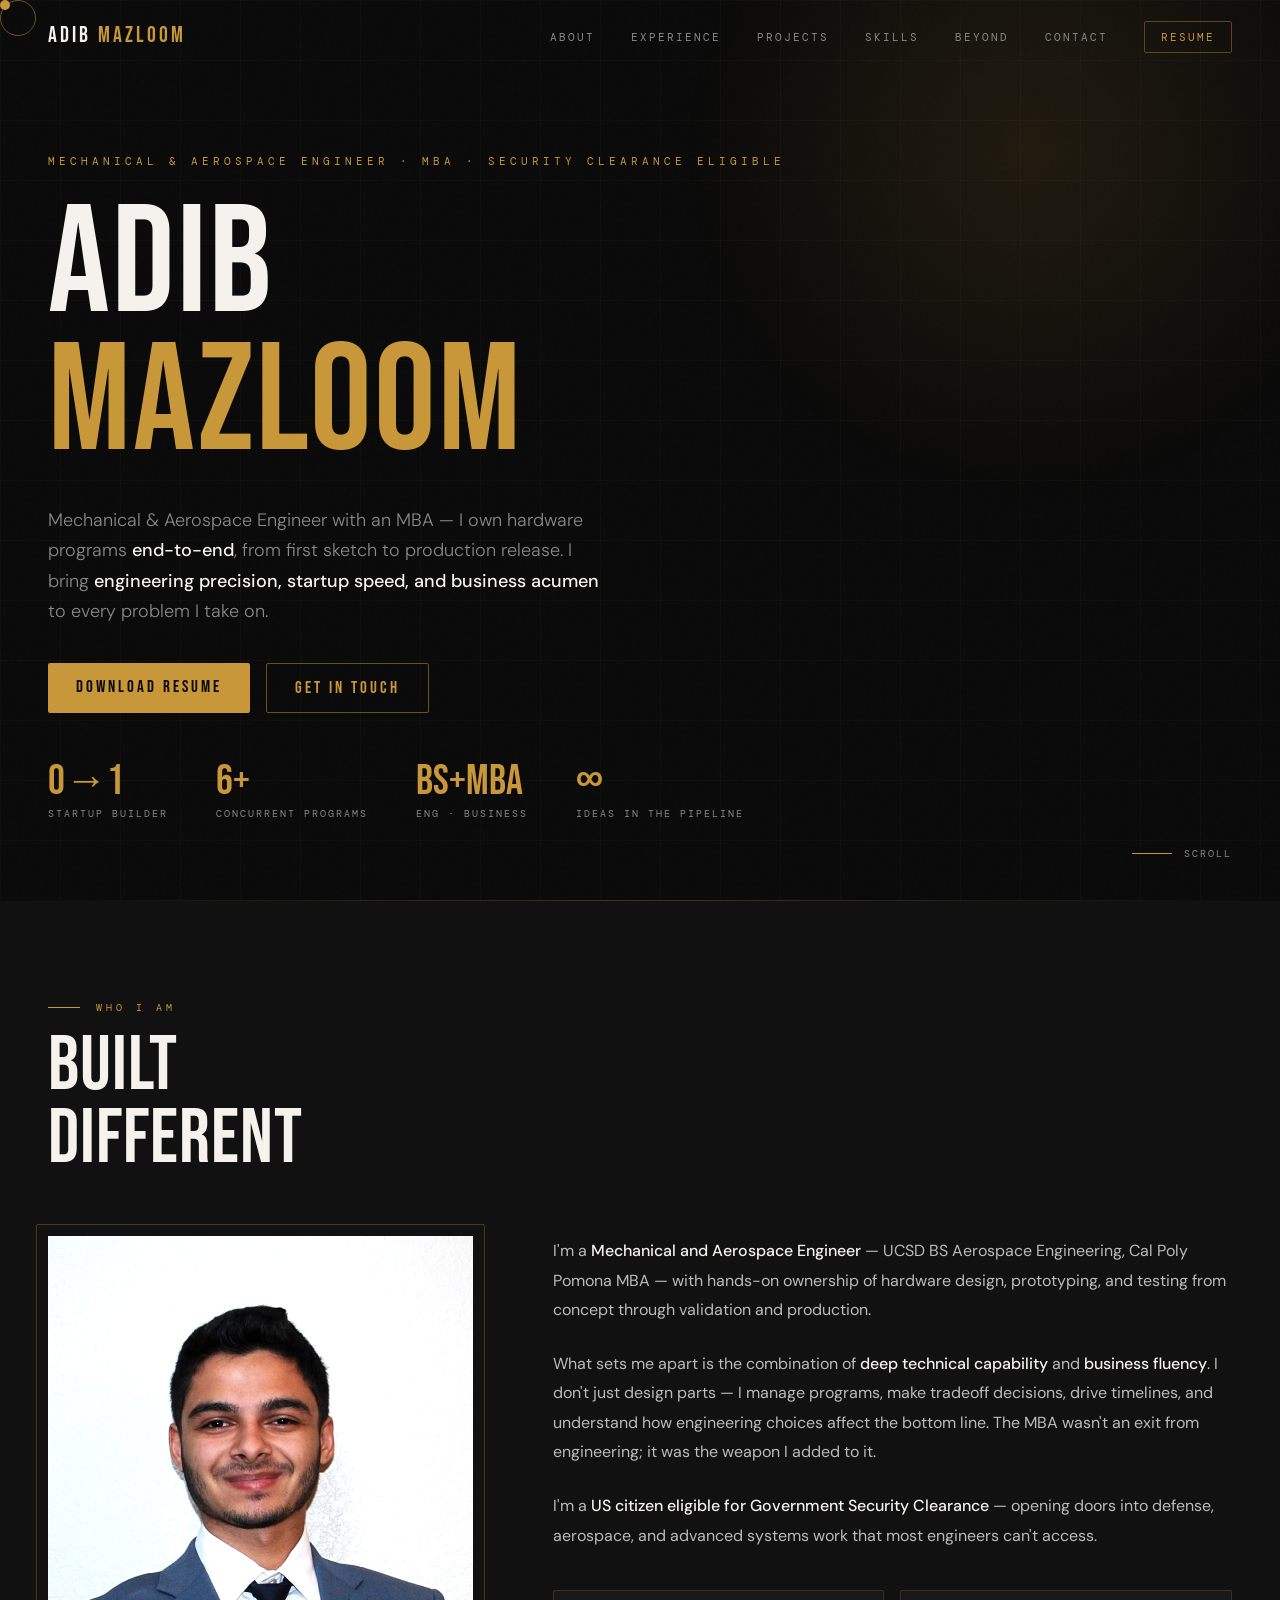
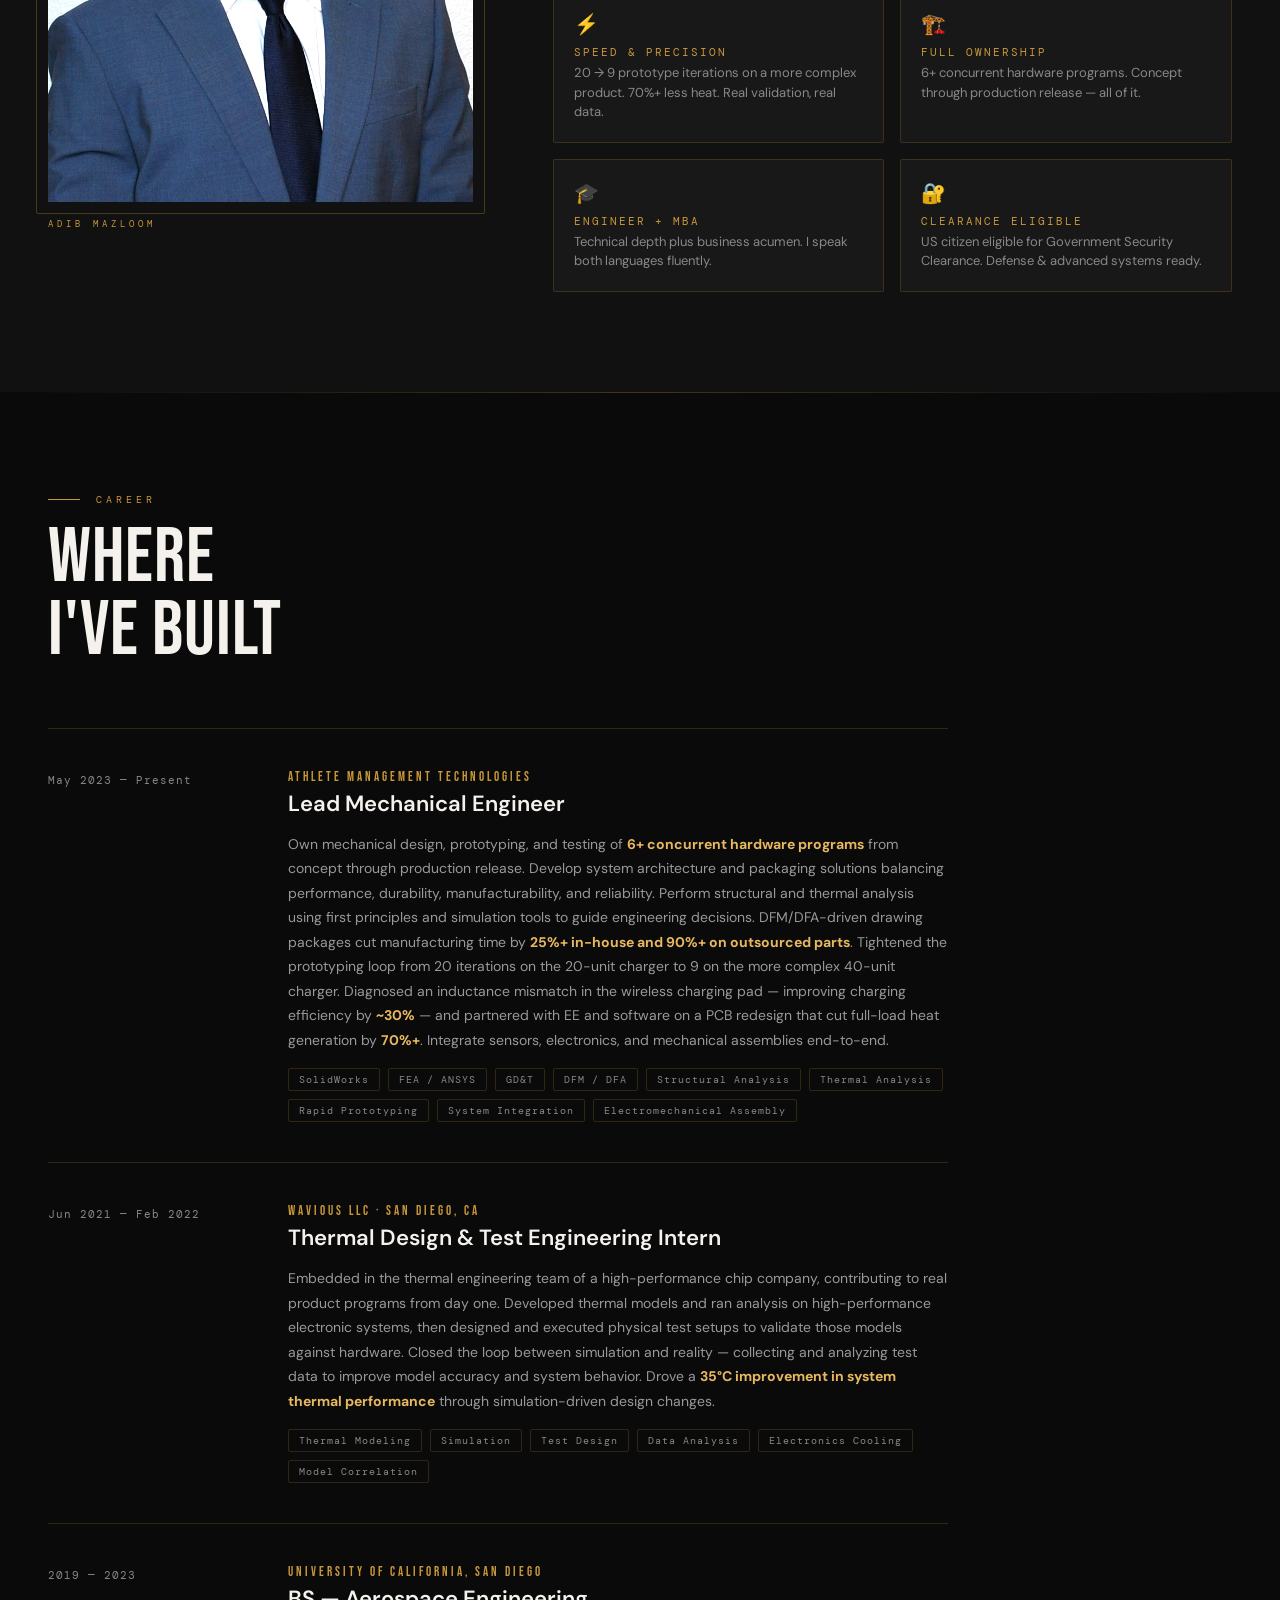
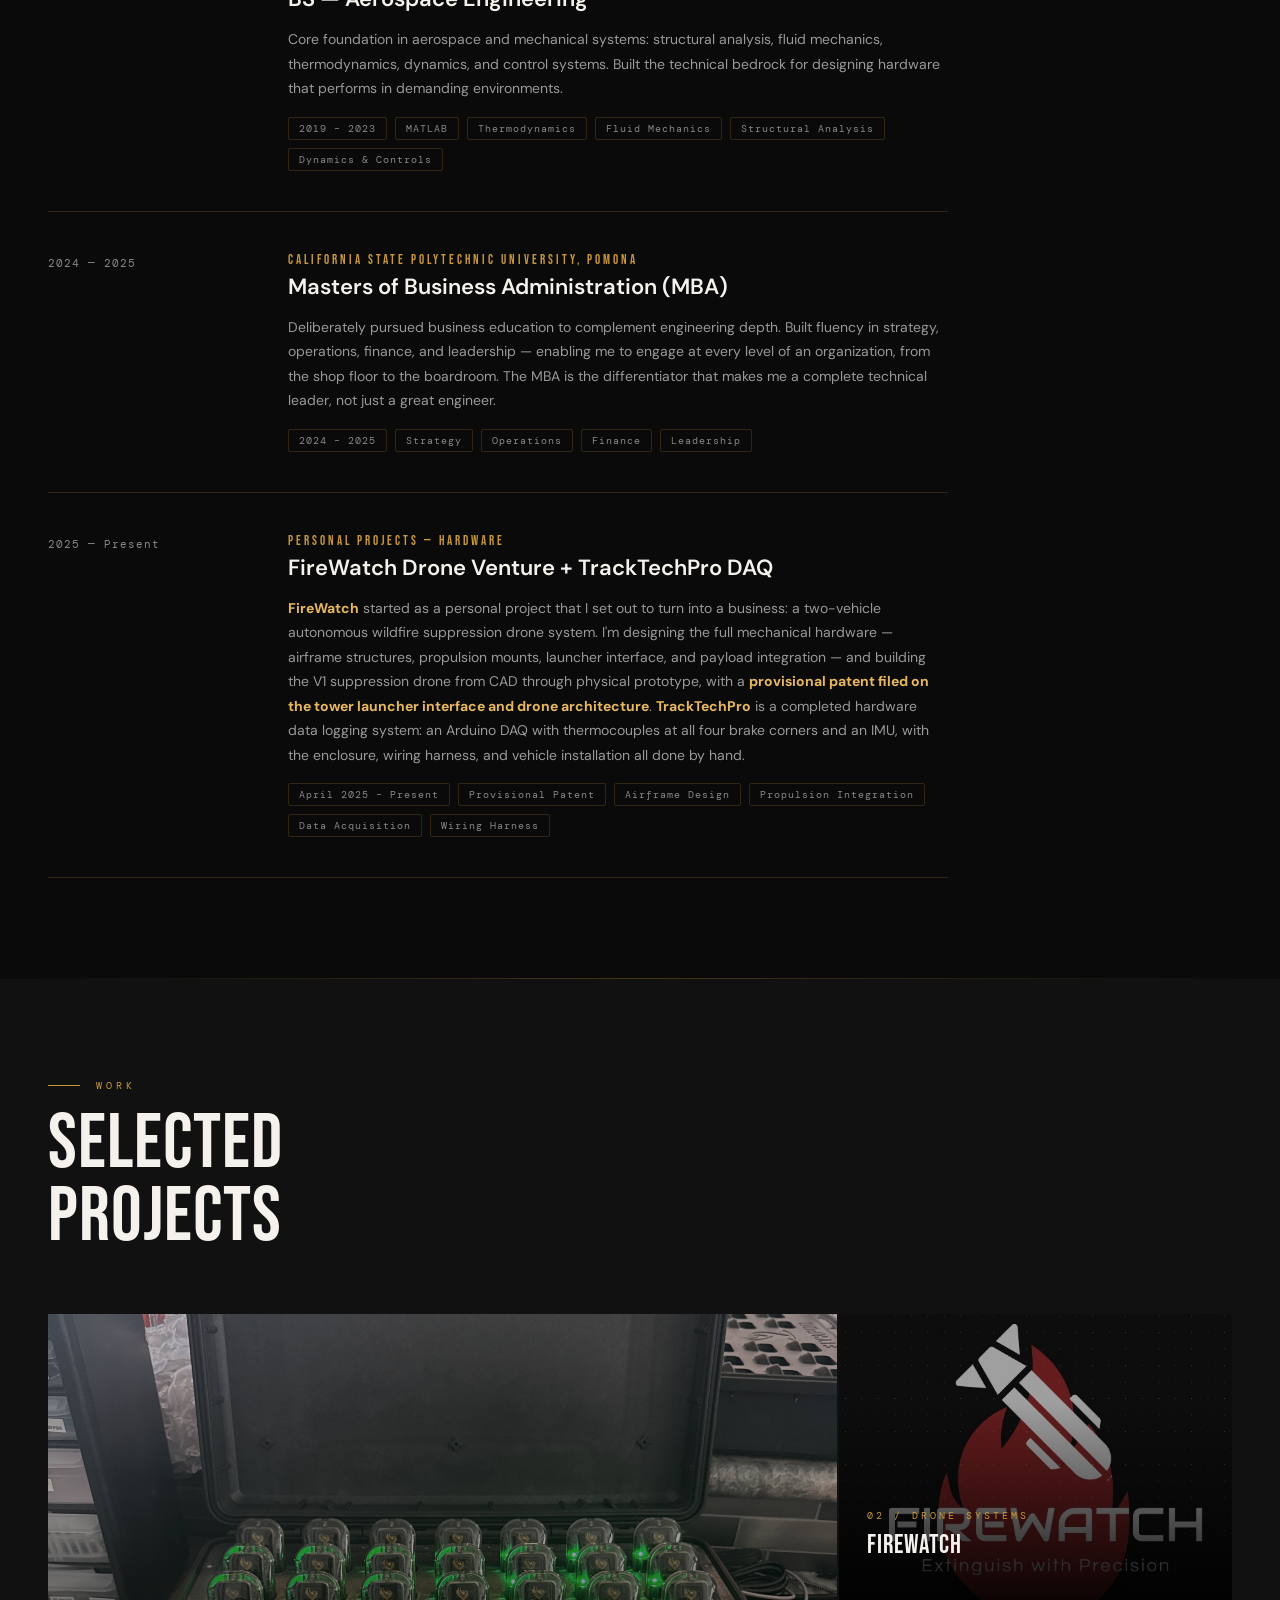
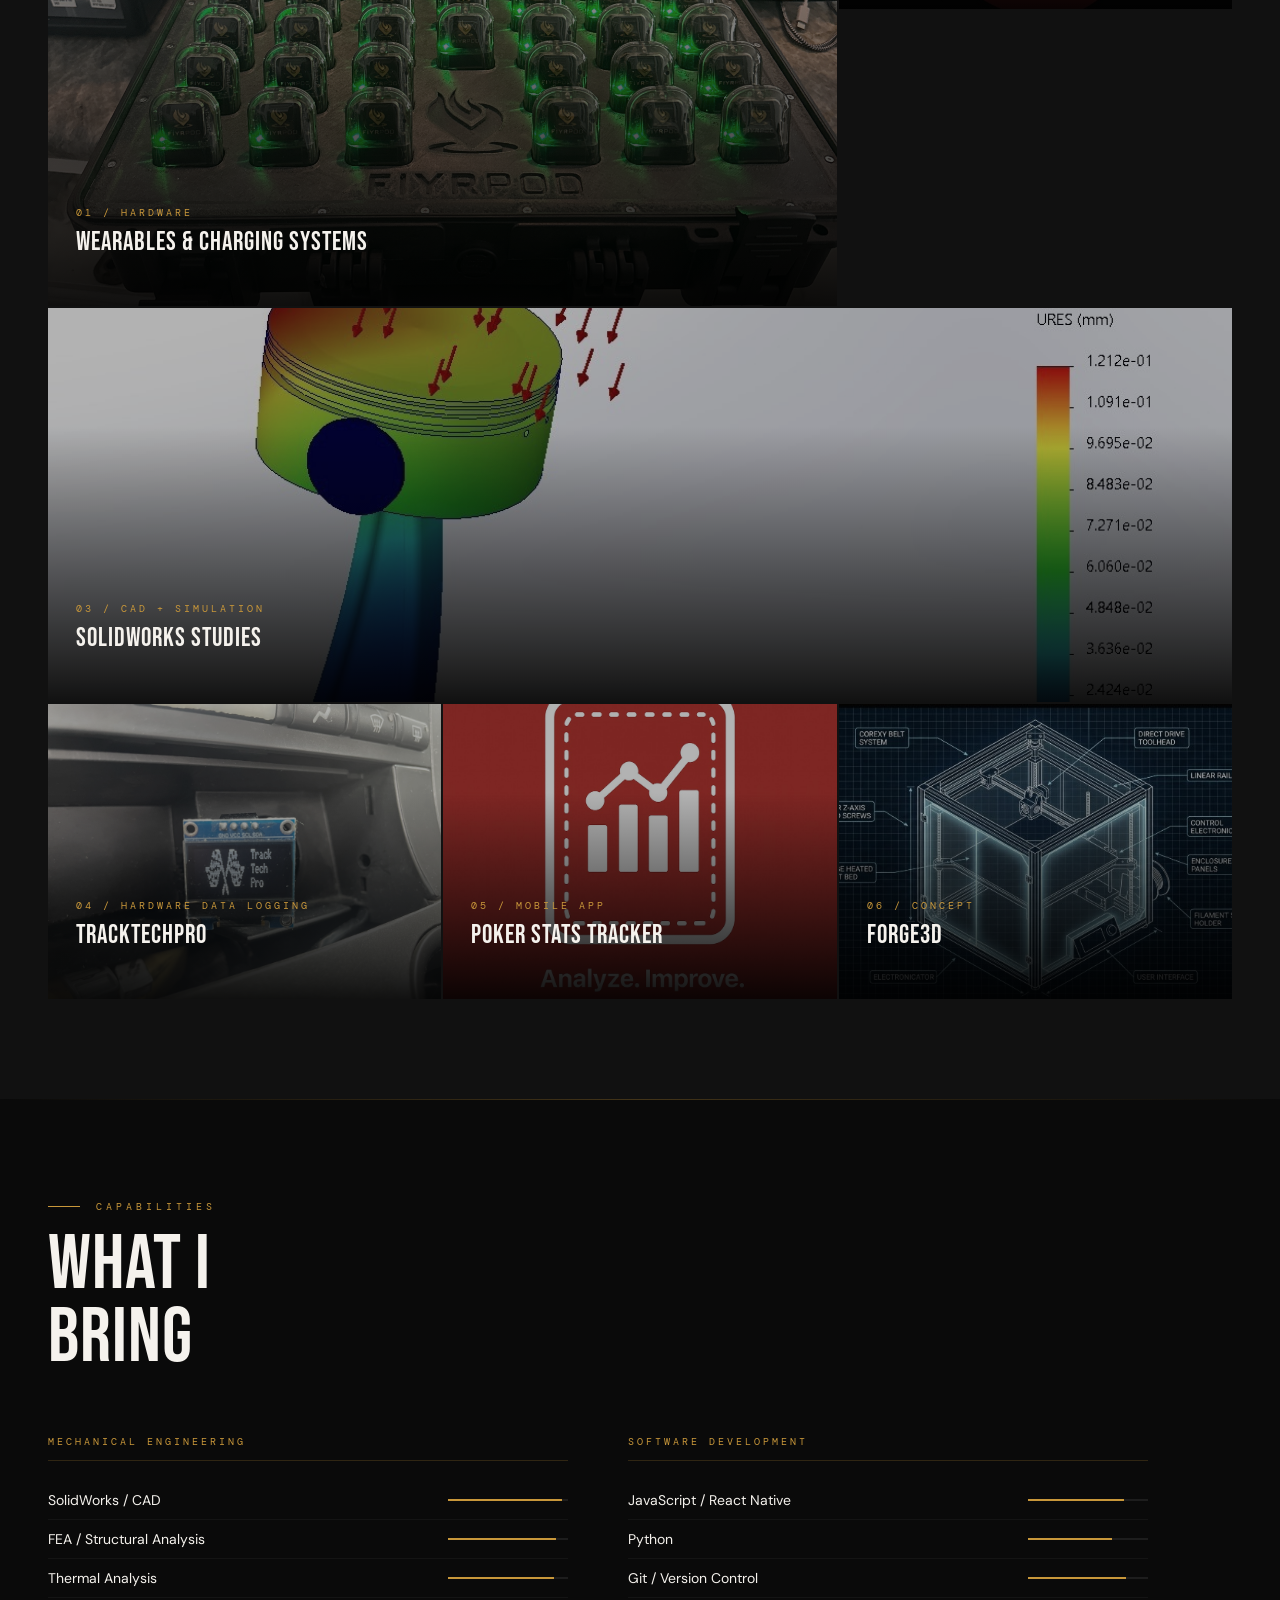
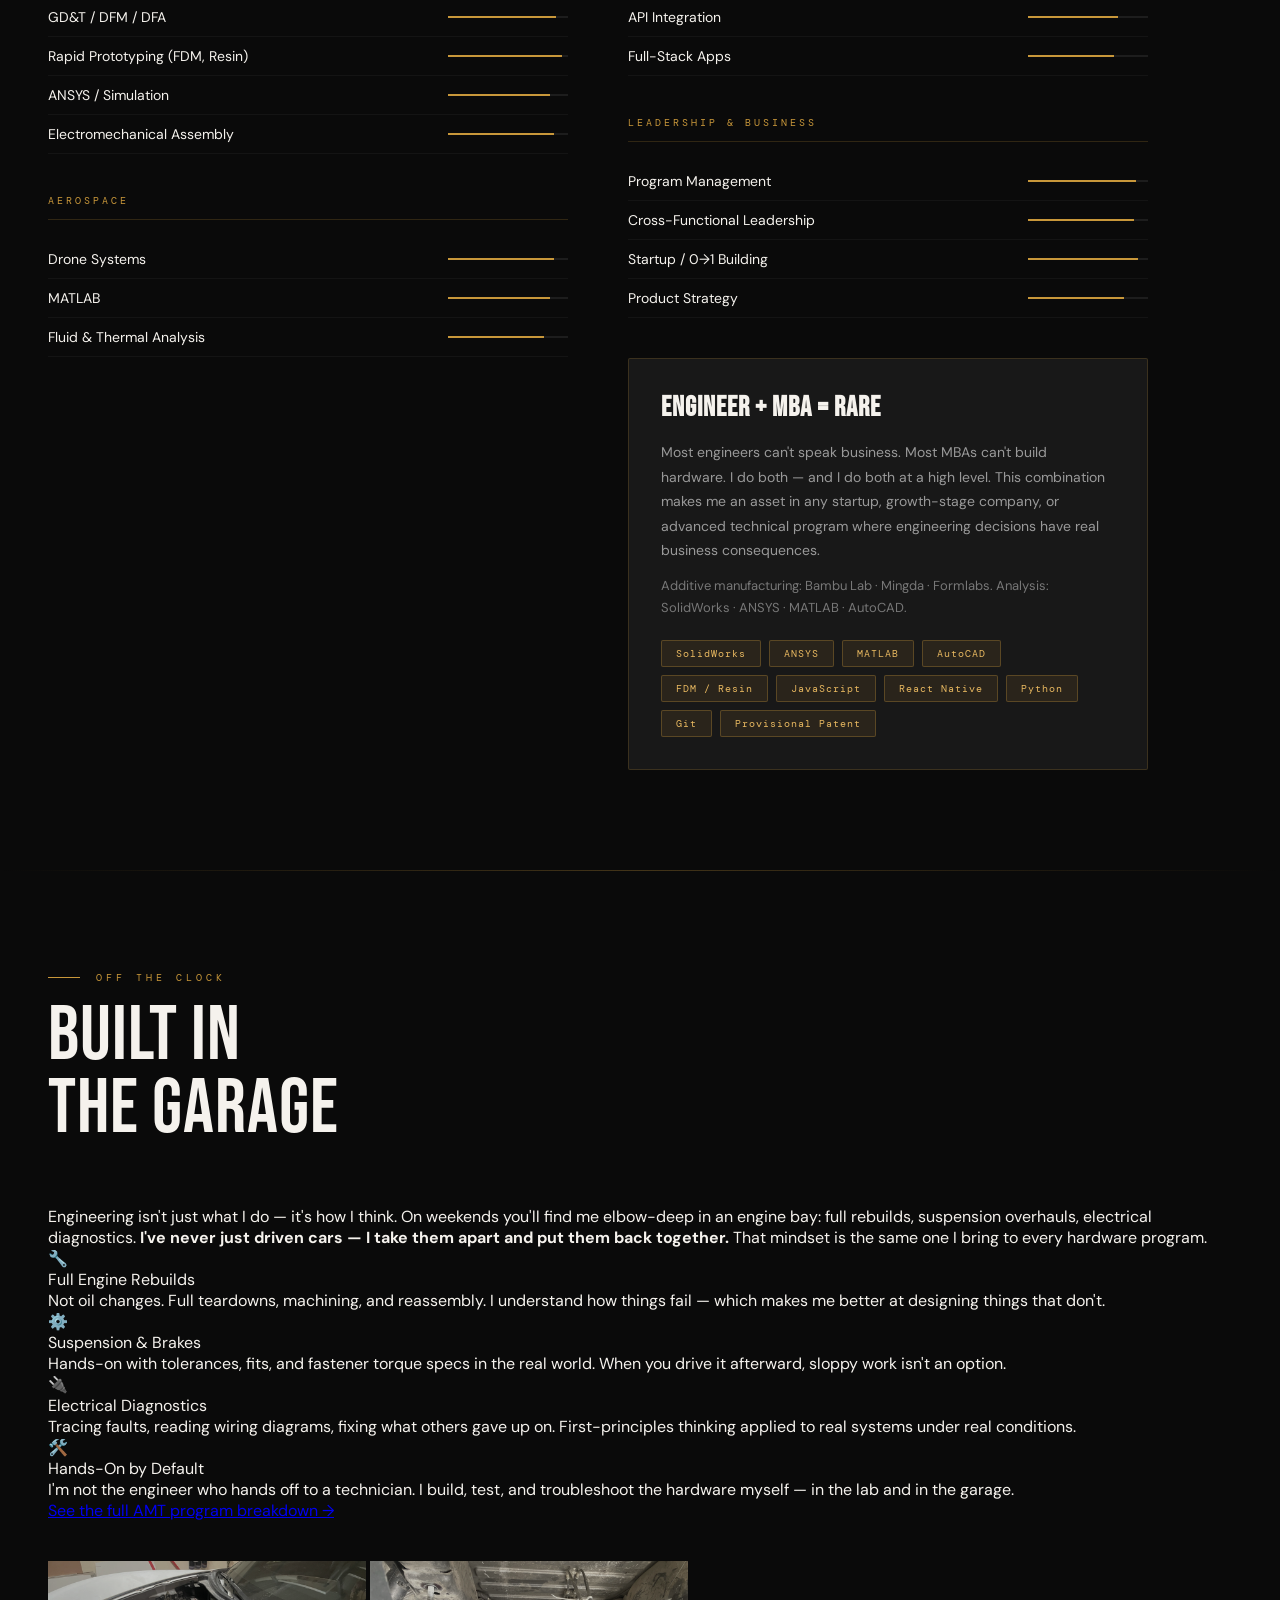
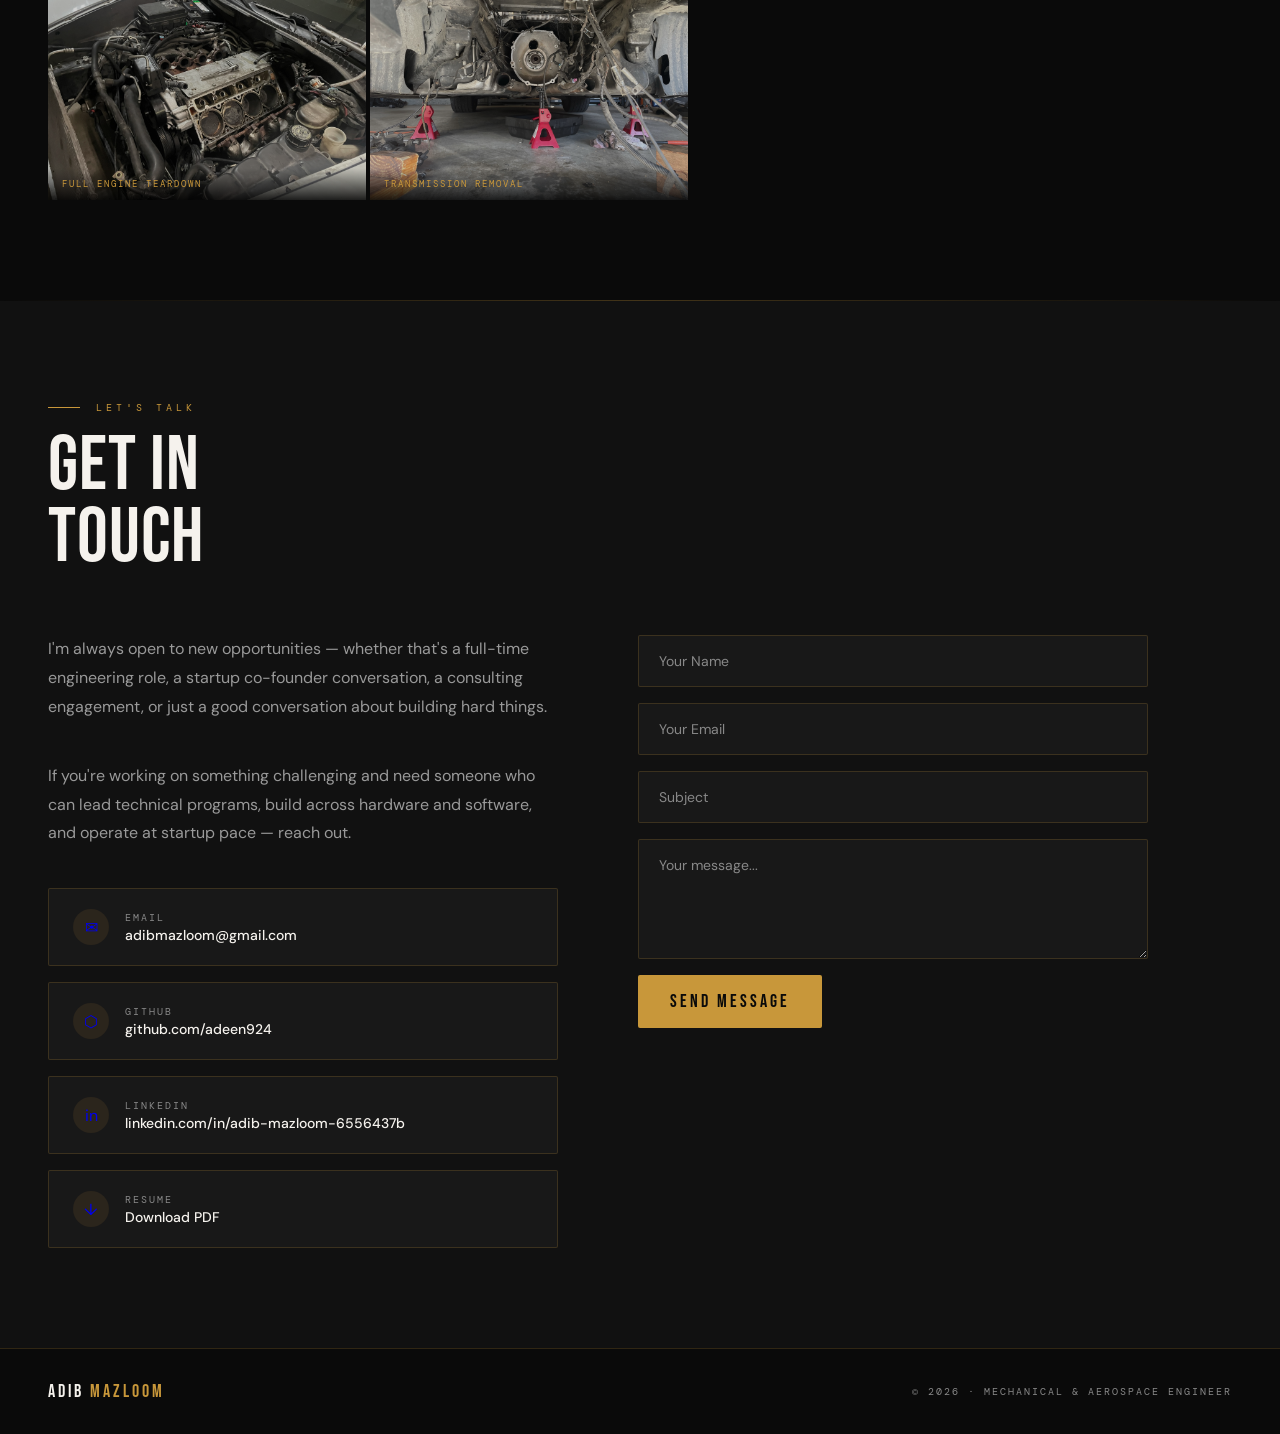
<file: index.html>
<!DOCTYPE html>
<html lang="en">
<head>
  <meta charset="UTF-8">
  <meta name="viewport" content="width=device-width, initial-scale=1.0">
  <title>Adib Mazloom — Aerospace Engineer & MBA</title>
  <meta name="description" content="Portfolio of Adib Mazloom — Mechanical & Aerospace Engineer with an MBA. Hardware programs end-to-end: drone systems, athlete wearables, embedded DAQ, and rapid prototyping from concept to production.">
  <link rel="canonical" href="https://adibmazloom.com/">
  <meta name="theme-color" content="#0A0A0A">
  <link rel="icon" type="image/svg+xml" href="assets/favicon.svg">
  <meta property="og:type" content="website">
  <meta property="og:title" content="Adib Mazloom — Mechanical & Aerospace Engineer · MBA">
  <meta property="og:description" content="Hardware programs end-to-end — drone systems, athlete wearables, embedded DAQ, and rapid prototyping from concept to production.">
  <meta property="og:url" content="https://adibmazloom.com/">
  <meta property="og:image" content="https://adibmazloom.com/assets/og-image.png">
  <meta name="twitter:card" content="summary_large_image">
  <link rel="preconnect" href="https://fonts.googleapis.com">
  <link href="https://fonts.googleapis.com/css2?family=Bebas+Neue&family=DM+Sans:wght@300;400;500;600&family=DM+Mono:wght@400;500&display=swap" rel="stylesheet">

  <style>
    :root {
      --gold: #C8973A;
      --gold-light: #E8B860;
      --dark: #0A0A0A;
      --dark2: #111111;
      --dark3: #181818;
      --dark4: #222222;
      --white: #F5F2ED;
      --muted: #888;
      --line: rgba(200,151,58,0.2);
    }

    *, *::before, *::after { box-sizing: border-box; margin: 0; padding: 0; }

    html { scroll-behavior: smooth; }

    body {
      font-family: 'DM Sans', sans-serif;
      background: var(--dark);
      color: var(--white);
      overflow-x: hidden;
      cursor: none;
    }

    /* CUSTOM CURSOR */
    .cursor {
      width: 10px; height: 10px;
      border-radius: 50%;
      background: var(--gold);
      position: fixed;
      top: 0; left: 0;
      pointer-events: none;
      z-index: 9999;
      transition: transform 0.15s ease;
    }
    .cursor-ring {
      width: 36px; height: 36px;
      border-radius: 50%;
      border: 1px solid var(--gold);
      position: fixed;
      top: 0; left: 0;
      pointer-events: none;
      z-index: 9998;
      transition: width 0.3s, height 0.3s, opacity 0.3s;
      opacity: 0.5;
    }
    body:hover .cursor { opacity: 1; }

    /* NOISE OVERLAY */
    body::before {
      content: '';
      position: fixed;
      inset: 0;
      background-image: url("data:image/svg+xml,%3Csvg viewBox='0 0 256 256' xmlns='http://www.w3.org/2000/svg'%3E%3Cfilter id='noise'%3E%3CfeTurbulence type='fractalNoise' baseFrequency='0.9' numOctaves='4' stitchTiles='stitch'/%3E%3C/filter%3E%3Crect width='100%25' height='100%25' filter='url(%23noise)' opacity='0.04'/%3E%3C/svg%3E");
      pointer-events: none;
      z-index: 0;
      opacity: 0.4;
    }

    /* NAV */
    nav {
      position: fixed;
      top: 0; width: 100%;
      padding: 22px 48px;
      display: flex;
      align-items: center;
      justify-content: space-between;
      z-index: 100;
      border-bottom: 1px solid transparent;
      transition: border-color 0.4s, background 0.4s;
    }
    nav.scrolled {
      border-color: var(--line);
      background: rgba(10,10,10,0.95);
      backdrop-filter: blur(12px);
    }
    .nav-logo {
      font-family: 'Bebas Neue', sans-serif;
      font-size: 22px;
      letter-spacing: 3px;
      color: var(--white);
      text-decoration: none;
    }
    .nav-logo span { color: var(--gold); }
    .nav-links { display: flex; gap: 36px; list-style: none; }
    .nav-links a {
      font-family: 'DM Mono', monospace;
      font-size: 11px;
      letter-spacing: 2px;
      text-transform: uppercase;
      color: var(--muted);
      text-decoration: none;
      transition: color 0.3s;
    }
    .nav-links a:hover { color: var(--gold); }
    .nav-links a.nav-resume {
      color: var(--gold);
      border: 1px solid rgba(200,151,58,0.4);
      padding: 8px 16px;
      border-radius: 2px;
      transition: background 0.3s, color 0.3s;
    }
    .nav-links a.nav-resume:hover { background: var(--gold); color: var(--dark); }

    .nav-toggle {
      display: none;
      flex-direction: column;
      justify-content: center;
      gap: 5px;
      width: 40px; height: 40px;
      background: none;
      border: 1px solid rgba(200,151,58,0.4);
      border-radius: 2px;
      padding: 8px;
      cursor: pointer;
    }
    .nav-toggle span {
      display: block;
      height: 2px;
      background: var(--gold);
      transition: transform 0.3s, opacity 0.3s;
    }
    .nav-toggle.open span:nth-child(1) { transform: translateY(7px) rotate(45deg); }
    .nav-toggle.open span:nth-child(2) { opacity: 0; }
    .nav-toggle.open span:nth-child(3) { transform: translateY(-7px) rotate(-45deg); }

    /* HERO */
    #hero {
      min-height: 100vh;
      display: flex;
      flex-direction: column;
      justify-content: flex-end;
      padding: 0 48px 80px;
      position: relative;
      overflow: hidden;
    }

    .hero-bg {
      position: absolute;
      inset: 0;
      z-index: 0;
    }
    .hero-grid {
      position: absolute;
      inset: 0;
      background-image:
        linear-gradient(rgba(200,151,58,0.04) 1px, transparent 1px),
        linear-gradient(90deg, rgba(200,151,58,0.04) 1px, transparent 1px);
      background-size: 60px 60px;
      animation: gridDrift 20s linear infinite;
    }
    @keyframes gridDrift {
      from { transform: translateY(0); }
      to { transform: translateY(60px); }
    }
    .hero-glow {
      position: absolute;
      width: 700px; height: 700px;
      background: radial-gradient(circle, rgba(200,151,58,0.12) 0%, transparent 70%);
      top: -200px; right: -100px;
      border-radius: 50%;
      animation: pulse 6s ease-in-out infinite;
    }
    @keyframes pulse {
      0%, 100% { transform: scale(1); opacity: 0.8; }
      50% { transform: scale(1.1); opacity: 1; }
    }

    .hero-content { position: relative; z-index: 1; max-width: 1100px; }

    .hero-eyebrow {
      font-family: 'DM Mono', monospace;
      font-size: 11px;
      letter-spacing: 4px;
      text-transform: uppercase;
      color: var(--gold);
      margin-bottom: 28px;
      opacity: 0;
      animation: fadeUp 0.8s ease 0.2s forwards;
    }
    .hero-name {
      font-family: 'Bebas Neue', sans-serif;
      font-size: clamp(72px, 12vw, 160px);
      line-height: 0.9;
      letter-spacing: 2px;
      color: var(--white);
      opacity: 0;
      animation: fadeUp 0.8s ease 0.4s forwards;
    }
    .hero-name .line2 { color: var(--gold); }
    .hero-tagline {
      margin-top: 32px;
      font-size: 18px;
      font-weight: 300;
      color: var(--muted);
      max-width: 560px;
      line-height: 1.7;
      opacity: 0;
      animation: fadeUp 0.8s ease 0.6s forwards;
    }
    .hero-tagline strong { color: var(--white); font-weight: 500; }

    .hero-cta {
      display: flex;
      gap: 16px;
      margin-top: 36px;
      opacity: 0;
      animation: fadeUp 0.8s ease 0.7s forwards;
    }
    .btn-hero {
      display: inline-block;
      background: var(--gold);
      color: var(--dark);
      padding: 14px 28px;
      font-family: 'Bebas Neue', sans-serif;
      font-size: 17px;
      letter-spacing: 3px;
      text-decoration: none;
      border-radius: 2px;
      transition: background 0.3s, transform 0.2s;
    }
    .btn-hero:hover { background: var(--gold-light); transform: translateY(-2px); }
    .btn-hero.ghost {
      background: transparent;
      color: var(--gold);
      border: 1px solid rgba(200,151,58,0.5);
    }
    .btn-hero.ghost:hover { background: rgba(200,151,58,0.1); }

    .hero-stats {
      display: flex;
      gap: 48px;
      margin-top: 48px;
      opacity: 0;
      animation: fadeUp 0.8s ease 0.8s forwards;
    }
    .stat-item {}
    .stat-num {
      font-family: 'Bebas Neue', sans-serif;
      font-size: 42px;
      color: var(--gold);
      line-height: 1;
    }
    .stat-label {
      font-family: 'DM Mono', monospace;
      font-size: 10px;
      letter-spacing: 2px;
      text-transform: uppercase;
      color: var(--muted);
      margin-top: 4px;
    }

    .scroll-indicator {
      position: absolute;
      bottom: 40px; right: 48px;
      display: flex; align-items: center; gap: 12px;
      font-family: 'DM Mono', monospace;
      font-size: 10px;
      letter-spacing: 2px;
      color: var(--muted);
      opacity: 0;
      animation: fadeUp 1s ease 1.2s forwards;
    }
    .scroll-line {
      width: 40px; height: 1px;
      background: var(--gold);
      animation: scrollLine 2s ease-in-out infinite;
    }
    @keyframes scrollLine {
      0%, 100% { transform: scaleX(1); }
      50% { transform: scaleX(0.3); transform-origin: left; }
    }

    @keyframes fadeUp {
      from { opacity: 0; transform: translateY(30px); }
      to { opacity: 1; transform: translateY(0); }
    }

    /* DIVIDER */
    .section-divider {
      width: 100%;
      height: 1px;
      background: linear-gradient(90deg, transparent, var(--gold), transparent);
      opacity: 0.3;
    }

    /* SECTIONS */
    section {
      padding: 100px 48px;
      position: relative;
      z-index: 1;
    }

    .section-label {
      font-family: 'DM Mono', monospace;
      font-size: 10px;
      letter-spacing: 4px;
      text-transform: uppercase;
      color: var(--gold);
      margin-bottom: 16px;
      display: flex;
      align-items: center;
      gap: 16px;
    }
    .section-label::before {
      content: '';
      width: 32px; height: 1px;
      background: var(--gold);
    }
    .section-title {
      font-family: 'Bebas Neue', sans-serif;
      font-size: clamp(42px, 6vw, 80px);
      line-height: 0.95;
      letter-spacing: 1px;
      margin-bottom: 60px;
    }

    /* ABOUT */
    #about { background: var(--dark2); }
    .about-grid {
      display: grid;
      grid-template-columns: 1fr 1.6fr;
      gap: 80px;
      align-items: start;
      max-width: 1200px;
    }
    .about-img-wrap {
      position: relative;
    }
    .about-img-wrap::before {
      content: '';
      position: absolute;
      inset: -12px;
      border: 1px solid var(--gold);
      opacity: 0.3;
      border-radius: 2px;
    }
    .about-img-wrap::after {
      content: 'ADIB MAZLOOM';
      position: absolute;
      bottom: -28px; left: 0;
      font-family: 'DM Mono', monospace;
      font-size: 9px;
      letter-spacing: 4px;
      color: var(--gold);
    }
    .about-img-wrap img {
      width: 100%;
      aspect-ratio: 3/4;
      object-fit: cover;
      display: block;
      filter: grayscale(20%) contrast(1.05);
    }
    .about-text p {
      font-size: 16px;
      line-height: 1.85;
      color: #bbb;
      margin-bottom: 24px;
    }
    .about-text p strong { color: var(--white); font-weight: 500; }
    .about-values {
      display: grid;
      grid-template-columns: 1fr 1fr;
      gap: 16px;
      margin-top: 40px;
    }
    .value-item {
      padding: 20px;
      border: 1px solid var(--line);
      border-radius: 2px;
      background: var(--dark3);
      transition: border-color 0.3s, transform 0.3s;
    }
    .value-item:hover {
      border-color: rgba(200,151,58,0.5);
      transform: translateY(-2px);
    }
    .value-icon { font-size: 20px; margin-bottom: 8px; }
    .value-title {
      font-family: 'DM Mono', monospace;
      font-size: 11px;
      letter-spacing: 2px;
      text-transform: uppercase;
      color: var(--gold);
      margin-bottom: 4px;
    }
    .value-desc { font-size: 13px; color: var(--muted); line-height: 1.5; }

    /* EXPERIENCE */
    #experience { background: var(--dark); }
    .exp-timeline { max-width: 900px; }
    .exp-item {
      display: grid;
      grid-template-columns: 200px 1fr;
      gap: 40px;
      padding: 40px 0;
      border-bottom: 1px solid var(--line);
      position: relative;
    }
    .exp-item:first-child { border-top: 1px solid var(--line); }
    .exp-date {
      font-family: 'DM Mono', monospace;
      font-size: 11px;
      letter-spacing: 1px;
      color: var(--muted);
      padding-top: 4px;
    }
    .exp-company {
      font-family: 'Bebas Neue', sans-serif;
      font-size: 13px;
      letter-spacing: 3px;
      color: var(--gold);
      margin-bottom: 4px;
    }
    .exp-role {
      font-size: 22px;
      font-weight: 600;
      color: var(--white);
      margin-bottom: 14px;
    }
    .exp-desc {
      font-size: 14px;
      line-height: 1.75;
      color: #999;
    }
    .exp-tags {
      display: flex; flex-wrap: wrap; gap: 8px;
      margin-top: 16px;
    }
    .exp-tag {
      font-family: 'DM Mono', monospace;
      font-size: 10px;
      letter-spacing: 1px;
      padding: 4px 10px;
      border: 1px solid var(--line);
      color: var(--muted);
      border-radius: 2px;
    }

    /* PROJECTS */
    #projects { background: var(--dark2); }
    .projects-grid {
      display: grid;
      grid-template-columns: repeat(3, 1fr);
      gap: 2px;
    }
    .project-card {
      position: relative;
      overflow: hidden;
      aspect-ratio: 4/3;
      cursor: none;
      background: var(--dark3);
    }
    .project-card img {
      width: 100%; height: 100%;
      object-fit: cover;
      transition: transform 0.6s ease, filter 0.6s ease;
      filter: grayscale(30%) brightness(0.7);
    }
    .project-card:hover img {
      transform: scale(1.08);
      filter: grayscale(0%) brightness(0.5);
    }
    .project-overlay {
      position: absolute;
      inset: 0;
      padding: 28px;
      display: flex;
      flex-direction: column;
      justify-content: flex-end;
      background: linear-gradient(transparent 30%, rgba(0,0,0,0.9) 100%);
      transition: background 0.4s;
    }
    .project-card:hover .project-overlay {
      background: linear-gradient(transparent 0%, rgba(0,0,0,0.92) 100%);
    }
    .project-num {
      font-family: 'DM Mono', monospace;
      font-size: 10px;
      letter-spacing: 3px;
      color: var(--gold);
      margin-bottom: 8px;
    }
    .project-title {
      font-family: 'Bebas Neue', sans-serif;
      font-size: 26px;
      letter-spacing: 1px;
      color: var(--white);
      margin-bottom: 8px;
    }
    .project-desc {
      font-size: 13px;
      color: #aaa;
      line-height: 1.5;
      max-height: 0;
      overflow: hidden;
      transition: max-height 0.5s ease, opacity 0.4s;
      opacity: 0;
    }
    .project-card:hover .project-desc {
      max-height: 80px;
      opacity: 1;
    }
    .project-link {
      display: inline-flex;
      align-items: center;
      gap: 8px;
      margin-top: 12px;
      font-family: 'DM Mono', monospace;
      font-size: 10px;
      letter-spacing: 2px;
      text-transform: uppercase;
      color: var(--gold);
      text-decoration: none;
      max-height: 0;
      overflow: hidden;
      opacity: 0;
      transition: max-height 0.5s ease 0.1s, opacity 0.4s 0.1s;
    }
    .project-card:hover .project-link {
      max-height: 40px;
      opacity: 1;
    }

    /* WIDE PROJECT */
    .project-card.wide {
      grid-column: span 2;
    }
    .project-card.full {
      grid-column: 1 / -1;
      aspect-ratio: 3/1;
    }
    .project-card.full img { object-position: center 30%; }

    /* SKILLS */
    #skills { background: var(--dark); }
    .skills-layout {
      display: grid;
      grid-template-columns: 1fr 1fr;
      gap: 60px;
      max-width: 1100px;
    }
    .skill-group { margin-bottom: 40px; }
    .skill-group-label {
      font-family: 'DM Mono', monospace;
      font-size: 10px;
      letter-spacing: 3px;
      text-transform: uppercase;
      color: var(--gold);
      margin-bottom: 20px;
      padding-bottom: 12px;
      border-bottom: 1px solid var(--line);
    }
    .skill-item {
      display: flex;
      align-items: center;
      justify-content: space-between;
      padding: 10px 0;
      border-bottom: 1px solid rgba(255,255,255,0.04);
    }
    .skill-name { font-size: 14px; color: var(--white); }
    .skill-bar-wrap {
      width: 120px; height: 2px;
      background: rgba(255,255,255,0.08);
      position: relative;
    }
    .skill-bar {
      height: 100%;
      background: var(--gold);
      position: relative;
      width: 0;
      transition: width 1.4s ease;
    }
    .skill-bar.animated { width: var(--w); }

    /* SOFTWARE */
    .software-card {
      background: var(--dark3);
      border: 1px solid var(--line);
      padding: 32px;
      border-radius: 2px;
    }
    .software-card h3 {
      font-family: 'Bebas Neue', sans-serif;
      font-size: 28px;
      letter-spacing: 1px;
      margin-bottom: 16px;
      color: var(--white);
    }
    .software-card p {
      font-size: 14px;
      line-height: 1.75;
      color: #999;
      margin-bottom: 20px;
    }
    .tech-pills { display: flex; flex-wrap: wrap; gap: 8px; margin-top: 20px; }
    .tech-pill {
      font-family: 'DM Mono', monospace;
      font-size: 10px;
      letter-spacing: 1px;
      padding: 6px 14px;
      background: rgba(200,151,58,0.1);
      border: 1px solid rgba(200,151,58,0.3);
      color: var(--gold-light);
      border-radius: 2px;
    }

    /* CONTACT */
    #contact { background: var(--dark2); }
    .contact-layout {
      display: grid;
      grid-template-columns: 1fr 1fr;
      gap: 80px;
      align-items: start;
      max-width: 1100px;
    }
    .contact-copy p {
      font-size: 16px;
      line-height: 1.8;
      color: #999;
      margin-bottom: 40px;
    }
    .contact-links { display: flex; flex-direction: column; gap: 16px; }
    .contact-link {
      display: flex;
      align-items: center;
      gap: 16px;
      text-decoration: none;
      padding: 20px 24px;
      border: 1px solid var(--line);
      background: var(--dark3);
      transition: border-color 0.3s, transform 0.3s;
      border-radius: 2px;
    }
    .contact-link:hover {
      border-color: rgba(200,151,58,0.5);
      transform: translateX(6px);
    }
    .contact-link-icon {
      width: 36px; height: 36px;
      background: rgba(200,151,58,0.1);
      border-radius: 50%;
      display: flex; align-items: center; justify-content: center;
      font-size: 16px;
      flex-shrink: 0;
    }
    .contact-link-label {
      font-family: 'DM Mono', monospace;
      font-size: 10px;
      letter-spacing: 2px;
      text-transform: uppercase;
      color: var(--muted);
      margin-bottom: 2px;
    }
    .contact-link-value { font-size: 14px; color: var(--white); font-weight: 500; }

    .contact-form { display: flex; flex-direction: column; gap: 16px; }
    .contact-field {
      background: var(--dark3);
      border: 1px solid var(--line);
      padding: 16px 20px;
      color: var(--white);
      font-family: 'DM Sans', sans-serif;
      font-size: 14px;
      border-radius: 2px;
      outline: none;
      transition: border-color 0.3s;
    }
    .contact-field:focus { border-color: rgba(200,151,58,0.6); }
    .contact-field::placeholder { color: var(--muted); }
    textarea.contact-field { resize: vertical; min-height: 120px; }
    .btn-submit {
      background: var(--gold);
      color: var(--dark);
      border: none;
      padding: 16px 32px;
      font-family: 'Bebas Neue', sans-serif;
      font-size: 18px;
      letter-spacing: 3px;
      cursor: none;
      transition: background 0.3s, transform 0.2s;
      border-radius: 2px;
      align-self: flex-start;
    }
    .btn-submit:hover { background: var(--gold-light); transform: translateY(-2px); }

    /* FOOTER */
    footer {
      padding: 32px 48px;
      background: var(--dark);
      border-top: 1px solid var(--line);
      display: flex;
      align-items: center;
      justify-content: space-between;
    }
    .footer-logo {
      font-family: 'Bebas Neue', sans-serif;
      font-size: 18px;
      letter-spacing: 3px;
      color: var(--white);
    }
    .footer-logo span { color: var(--gold); }
    .footer-copy {
      font-family: 'DM Mono', monospace;
      font-size: 10px;
      letter-spacing: 2px;
      color: var(--muted);
    }

    /* FADE-IN ANIMATIONS */
    .reveal {
      opacity: 0;
      transform: translateY(40px);
      transition: opacity 0.8s ease, transform 0.8s ease;
    }
    .reveal.visible {
      opacity: 1;
      transform: translateY(0);
    }

    /* RESPONSIVE */
    @media (max-width: 900px) {
      nav { padding: 20px 24px; }
      section { padding: 70px 24px; }
      #hero { padding: 0 24px 60px; }
      .about-grid { grid-template-columns: 1fr; gap: 48px; }
      .about-img-wrap img { aspect-ratio: 1/1; }
      .projects-grid { grid-template-columns: 1fr; }
      .project-card.wide, .project-card.full { grid-column: auto; aspect-ratio: 4/3; }
      .skills-layout { grid-template-columns: 1fr; gap: 0; }
      .contact-layout { grid-template-columns: 1fr; gap: 48px; }
      .hero-stats { gap: 28px; flex-wrap: wrap; }
      .exp-item { grid-template-columns: 1fr; gap: 8px; }
      .nav-toggle { display: flex; }
      .nav-links {
        position: fixed;
        top: 0; right: 0;
        height: 100vh;
        width: min(75vw, 320px);
        background: rgba(10,10,10,0.98);
        border-left: 1px solid var(--line);
        flex-direction: column;
        justify-content: center;
        gap: 28px;
        padding: 40px 36px;
        transform: translateX(100%);
        transition: transform 0.35s ease;
        z-index: 99;
      }
      .nav-links.open { transform: translateX(0); }
      .nav-links a { font-size: 14px; }
      .nav-links a.nav-resume { align-self: flex-start; }
      .about-values { grid-template-columns: 1fr; }
      .hero-cta { flex-wrap: wrap; }
    }

    /* GARAGE PHOTOS */
    .garage-photos {
      display: grid;
      grid-template-columns: 1fr 1fr;
      gap: 4px;
      margin-top: 40px;
      max-width: 640px;
    }
    .garage-photo {
      position: relative;
      overflow: hidden;
      aspect-ratio: 4/3;
      background: var(--dark2);
    }
    .garage-photo img {
      width: 100%;
      height: 100%;
      object-fit: cover;
      display: block;
      filter: brightness(0.82) grayscale(15%);
      transition: filter 0.5s, transform 0.5s;
    }
    .garage-photo:hover img { filter: brightness(1) grayscale(0%); transform: scale(1.04); }
    .garage-photo-label {
      position: absolute;
      bottom: 0; left: 0; right: 0;
      padding: 10px 14px;
      background: linear-gradient(transparent, rgba(0,0,0,0.85));
      font-family: 'DM Mono', monospace;
      font-size: 9px;
      letter-spacing: 2px;
      text-transform: uppercase;
      color: var(--gold);
    }
    @media (max-width: 600px) {
      .garage-photos { grid-template-columns: 1fr; max-width: 100%; }
    }
  </style>
</head>
<body>

  <div class="cursor" id="cursor"></div>
  <div class="cursor-ring" id="cursorRing"></div>

  <!-- NAV -->
  <nav id="navbar">
    <a class="nav-logo" href="#hero">ADIB <span>MAZLOOM</span></a>
    <ul class="nav-links" id="navLinks">
      <li><a href="#about">About</a></li>
      <li><a href="#experience">Experience</a></li>
      <li><a href="#projects">Projects</a></li>
      <li><a href="#skills">Skills</a></li>
      <li><a href="#beyond">Beyond</a></li>
      <li><a href="#contact">Contact</a></li>
      <li><a class="nav-resume" href="assets/resume/Adib-Mazloom-Resume.pdf" target="_blank">Resume</a></li>
    </ul>
    <button class="nav-toggle" id="navToggle" aria-label="Open menu" aria-expanded="false">
      <span></span><span></span><span></span>
    </button>
  </nav>

  <!-- HERO -->
  <section id="hero">
    <div class="hero-bg">
      <div class="hero-grid"></div>
      <div class="hero-glow"></div>
    </div>
    <div class="hero-content">
      <div class="hero-eyebrow">Mechanical & Aerospace Engineer · MBA · Security Clearance Eligible</div>
      <div class="hero-name">
        ADIB<br>
        <span class="line2">MAZLOOM</span>
      </div>
      <p class="hero-tagline">
        Mechanical &amp; Aerospace Engineer with an MBA — I own hardware programs 
        <strong>end-to-end</strong>, from first sketch to production release. 
        I bring <strong>engineering precision, startup speed, and business acumen</strong> 
        to every problem I take on.
      </p>
      <div class="hero-cta">
        <a class="btn-hero" href="assets/resume/Adib-Mazloom-Resume.pdf" target="_blank">DOWNLOAD RESUME</a>
        <a class="btn-hero ghost" href="#contact">GET IN TOUCH</a>
      </div>
      <div class="hero-stats">
        <div class="stat-item">
          <div class="stat-num">0→1</div>
          <div class="stat-label">Startup Builder</div>
        </div>
        <div class="stat-item">
          <div class="stat-num">6+</div>
          <div class="stat-label">Concurrent Programs</div>
        </div>
        <div class="stat-item">
          <div class="stat-num">BS+MBA</div>
          <div class="stat-label">Eng · Business</div>
        </div>
        <div class="stat-item">
          <div class="stat-num">∞</div>
          <div class="stat-label">Ideas in the Pipeline</div>
        </div>
      </div>
    </div>
    <div class="scroll-indicator">
      <span class="scroll-line"></span>
      SCROLL
    </div>
  </section>

  <div class="section-divider"></div>

  <!-- ABOUT -->
  <section id="about">
    <div class="section-label">Who I Am</div>
    <div class="section-title">BUILT<br>DIFFERENT</div>
    <div class="about-grid reveal">
      <div class="about-img-wrap">
        <img src="assets/images/profile.png" alt="Adib Mazloom">
      </div>
      <div class="about-text">
        <p>
          I'm a <strong>Mechanical and Aerospace Engineer</strong> — UCSD BS Aerospace Engineering, 
          Cal Poly Pomona MBA — with hands-on ownership of hardware design, prototyping, and testing 
          from concept through validation and production.
        </p>
        <p>
          What sets me apart is the combination of <strong>deep technical capability</strong> and 
          <strong>business fluency</strong>. I don't just design parts — I manage programs, make 
          tradeoff decisions, drive timelines, and understand how engineering choices affect the bottom line. 
          The MBA wasn't an exit from engineering; it was the weapon I added to it.
        </p>
        <p>
          I'm a <strong>US citizen eligible for Government Security Clearance</strong> — 
          opening doors into defense, aerospace, and advanced systems work that most engineers can't access.
        </p>
        <div class="about-values">
          <div class="value-item">
            <div class="value-icon">⚡</div>
            <div class="value-title">Speed & Precision</div>
            <div class="value-desc">20 → 9 prototype iterations on a more complex product. 70%+ less heat. Real validation, real data.</div>
          </div>
          <div class="value-item">
            <div class="value-icon">🏗️</div>
            <div class="value-title">Full Ownership</div>
            <div class="value-desc">6+ concurrent hardware programs. Concept through production release — all of it.</div>
          </div>
          <div class="value-item">
            <div class="value-icon">🎓</div>
            <div class="value-title">Engineer + MBA</div>
            <div class="value-desc">Technical depth plus business acumen. I speak both languages fluently.</div>
          </div>
          <div class="value-item">
            <div class="value-icon">🔐</div>
            <div class="value-title">Clearance Eligible</div>
            <div class="value-desc">US citizen eligible for Government Security Clearance. Defense & advanced systems ready.</div>
          </div>
        </div>
      </div>
    </div>
  </section>

  <div class="section-divider"></div>

  <!-- EXPERIENCE -->
  <section id="experience">
    <div class="section-label">Career</div>
    <div class="section-title">WHERE<br>I'VE BUILT</div>
    <div class="exp-timeline">

      <div class="exp-item reveal">
        <div class="exp-date">May 2023 — Present</div>
        <div>
          <div class="exp-company">Athlete Management Technologies</div>
          <div class="exp-role">Lead Mechanical Engineer</div>
          <div class="exp-desc">
            Own mechanical design, prototyping, and testing of <strong style="color:var(--gold-light)">6+ concurrent hardware programs</strong> 
            from concept through production release. Develop system architecture and packaging solutions 
            balancing performance, durability, manufacturability, and reliability. Perform structural and 
            thermal analysis using first principles and simulation tools to guide engineering decisions. 
            DFM/DFA-driven drawing packages cut manufacturing time by <strong style="color:var(--gold-light)">25%+ in-house and 90%+ on outsourced parts</strong>. 
            Tightened the prototyping loop from 20 iterations on the 20-unit charger to 9 on the more complex 40-unit charger. 
            Diagnosed an inductance mismatch in the wireless charging pad — improving charging efficiency by 
            <strong style="color:var(--gold-light)">~30%</strong> — and partnered with EE and software on a PCB redesign that cut 
            full-load heat generation by <strong style="color:var(--gold-light)">70%+</strong>. 
            Integrate sensors, electronics, and mechanical assemblies end-to-end.
          </div>
          <div class="exp-tags">
            <span class="exp-tag">SolidWorks</span>
            <span class="exp-tag">FEA / ANSYS</span>
            <span class="exp-tag">GD&T</span>
            <span class="exp-tag">DFM / DFA</span>
            <span class="exp-tag">Structural Analysis</span>
            <span class="exp-tag">Thermal Analysis</span>
            <span class="exp-tag">Rapid Prototyping</span>
            <span class="exp-tag">System Integration</span>
            <span class="exp-tag">Electromechanical Assembly</span>
          </div>
        </div>
      </div>

      <div class="exp-item reveal">
        <div class="exp-date">Jun 2021 — Feb 2022</div>
        <div>
          <div class="exp-company">Wavious LLC · San Diego, CA</div>
          <div class="exp-role">Thermal Design & Test Engineering Intern</div>
          <div class="exp-desc">
            Embedded in the thermal engineering team of a high-performance chip company, 
            contributing to real product programs from day one. Developed thermal models 
            and ran analysis on high-performance electronic systems, then designed and 
            executed physical test setups to validate those models against hardware. 
            Closed the loop between simulation and reality — collecting and analyzing 
            test data to improve model accuracy and system behavior. 
            Drove a <strong style="color:var(--gold-light)">35°C improvement in system thermal performance</strong> through 
            simulation-driven design changes.
          </div>
          <div class="exp-tags">
            <span class="exp-tag">Thermal Modeling</span>
            <span class="exp-tag">Simulation</span>
            <span class="exp-tag">Test Design</span>
            <span class="exp-tag">Data Analysis</span>
            <span class="exp-tag">Electronics Cooling</span>
            <span class="exp-tag">Model Correlation</span>
          </div>
        </div>
      </div>

      <div class="exp-item reveal">
        <div class="exp-date">2019 — 2023</div>
        <div>
          <div class="exp-company">University of California, San Diego</div>
          <div class="exp-role">BS — Aerospace Engineering</div>
          <div class="exp-desc">
            Core foundation in aerospace and mechanical systems: structural analysis, fluid mechanics, 
            thermodynamics, dynamics, and control systems. Built the technical bedrock 
            for designing hardware that performs in demanding environments.
          </div>
          <div class="exp-tags">
            <span class="exp-tag">2019 – 2023</span>
            <span class="exp-tag">MATLAB</span>
            <span class="exp-tag">Thermodynamics</span>
            <span class="exp-tag">Fluid Mechanics</span>
            <span class="exp-tag">Structural Analysis</span>
            <span class="exp-tag">Dynamics & Controls</span>
          </div>
        </div>
      </div>

      <div class="exp-item reveal">
        <div class="exp-date">2024 — 2025</div>
        <div>
          <div class="exp-company">California State Polytechnic University, Pomona</div>
          <div class="exp-role">Masters of Business Administration (MBA)</div>
          <div class="exp-desc">
            Deliberately pursued business education to complement engineering depth. 
            Built fluency in strategy, operations, finance, and leadership — enabling me 
            to engage at every level of an organization, from the shop floor to the boardroom. 
            The MBA is the differentiator that makes me a complete technical leader, not just a great engineer.
          </div>
          <div class="exp-tags">
            <span class="exp-tag">2024 – 2025</span>
            <span class="exp-tag">Strategy</span>
            <span class="exp-tag">Operations</span>
            <span class="exp-tag">Finance</span>
            <span class="exp-tag">Leadership</span>
          </div>
        </div>
      </div>

      <div class="exp-item reveal">
        <div class="exp-date">2025 — Present</div>
        <div>
          <div class="exp-company">Personal Projects — Hardware</div>
          <div class="exp-role">FireWatch Drone Venture + TrackTechPro DAQ</div>
          <div class="exp-desc">
            <strong style="color:var(--gold-light)">FireWatch</strong> started as a personal project that I set out to turn into a business:
            a two-vehicle autonomous wildfire suppression drone system. I'm designing the full mechanical hardware —
            airframe structures, propulsion mounts, launcher interface, and payload integration — and building the
            V1 suppression drone from CAD through physical prototype, with a
            <strong style="color:var(--gold-light)">provisional patent filed on the tower launcher interface and drone architecture</strong>.
            <strong style="color:var(--gold-light)">TrackTechPro</strong> is a completed hardware data logging system: an Arduino DAQ
            with thermocouples at all four brake corners and an IMU, with the enclosure, wiring harness, and vehicle
            installation all done by hand.
          </div>
          <div class="exp-tags">
            <span class="exp-tag">April 2025 – Present</span>
            <span class="exp-tag">Provisional Patent</span>
            <span class="exp-tag">Airframe Design</span>
            <span class="exp-tag">Propulsion Integration</span>
            <span class="exp-tag">Data Acquisition</span>
            <span class="exp-tag">Wiring Harness</span>
          </div>
        </div>
      </div>

    </div>
  </section>

  <div class="section-divider"></div>

  <!-- PROJECTS -->
  <section id="projects">
    <div class="section-label">Work</div>
    <div class="section-title">SELECTED<br>PROJECTS</div>
    <div class="projects-grid reveal">

      <div class="project-card wide">
        <img src="assets/images/charger/charger3.png" alt="FIYRPOD fleet charging case with 36 wearable pods">
        <div class="project-overlay">
          <div class="project-num">01 / HARDWARE</div>
          <div class="project-title">WEARABLES & CHARGING SYSTEMS</div>
          <div class="project-desc">Ruggedized athlete wearables and charging infrastructure — full mechanical ownership from concept to production at AMT.</div>
          <a class="project-link" href="projects/wearable.html">View Full Project →</a>
        </div>
      </div>

      <div class="project-card">
        <img src="assets/images/firewatch/firewatch-hero.png" alt="FireWatch Drone System">
        <div class="project-overlay">
          <div class="project-num">02 / DRONE SYSTEMS</div>
          <div class="project-title">FIREWATCH</div>
          <div class="project-desc">Personal project turned startup attempt — a two-vehicle autonomous wildfire drone system. Airframe, propulsion, and launcher hardware. Provisional patent filed.</div>
          <a class="project-link" href="projects/firewatch.html">View Full Project →</a>
        </div>
      </div>

      <div class="project-card full">
        <img src="assets/images/solidworks/conrod-fea.jpg" alt="SolidWorks displacement simulation of a piston and connecting rod">
        <div class="project-overlay">
          <div class="project-num">03 / CAD + SIMULATION</div>
          <div class="project-title">SOLIDWORKS STUDIES</div>
          <div class="project-desc">Personal design and simulation work — a connecting rod, piston and rod FEA, a heat sink thermal model, and an inline-six engine block.</div>
          <a class="project-link" href="projects/solidworks.html">View Full Project →</a>
        </div>
      </div>

      <div class="project-card">
        <img src="assets/images/tracktechpro/tracktechpro1.png" alt="TrackTechPro">
        <div class="project-overlay">
          <div class="project-num">04 / HARDWARE DATA LOGGING</div>
          <div class="project-title">TRACKTECHPRO</div>
          <div class="project-desc">Arduino-based brake temperature data logger with four-corner thermocouples and an IMU. Built, wired, and installed on-vehicle from scratch.</div>
          <a class="project-link" href="projects/tracktechpro.html">View Full Project →</a>
        </div>
      </div>

      <div class="project-card">
        <img src="assets/images/poker/poker1.png" alt="Poker Stats Tracker">
        <div class="project-overlay">
          <div class="project-num">05 / MOBILE APP</div>
          <div class="project-title">POKER STATS TRACKER</div>
          <div class="project-desc">Full-featured React Native app for poker session tracking and analytics. Designed, built, and shipped solo.</div>
          <a class="project-link" href="projects/poker.html">View Full Project →</a>
        </div>
      </div>

      <div class="project-card">
        <img src="assets/images/forge3d/forge3d-concept.png" alt="Forge3D Concept">
        <div class="project-overlay">
          <div class="project-num">06 / CONCEPT</div>
          <div class="project-title">FORGE3D</div>
          <div class="project-desc">Startup concept: Bambu Lab-class speed and reliability at 2–3× the build volume. A real gap. A real plan.</div>
          <a class="project-link" href="projects/forge3d.html">View Concept →</a>
        </div>
      </div>

    </div>
  </section>

  <div class="section-divider"></div>

  <!-- SKILLS -->
  <section id="skills">
    <div class="section-label">Capabilities</div>
    <div class="section-title">WHAT I<br>BRING</div>
    <div class="skills-layout">
      <div>
        <div class="skill-group reveal">
          <div class="skill-group-label">Mechanical Engineering</div>
          <div class="skill-item">
            <span class="skill-name">SolidWorks / CAD</span>
            <div class="skill-bar-wrap"><div class="skill-bar" style="--w:95%"></div></div>
          </div>
          <div class="skill-item">
            <span class="skill-name">FEA / Structural Analysis</span>
            <div class="skill-bar-wrap"><div class="skill-bar" style="--w:90%"></div></div>
          </div>
          <div class="skill-item">
            <span class="skill-name">Thermal Analysis</span>
            <div class="skill-bar-wrap"><div class="skill-bar" style="--w:88%"></div></div>
          </div>
          <div class="skill-item">
            <span class="skill-name">GD&T / DFM / DFA</span>
            <div class="skill-bar-wrap"><div class="skill-bar" style="--w:90%"></div></div>
          </div>
          <div class="skill-item">
            <span class="skill-name">Rapid Prototyping (FDM, Resin)</span>
            <div class="skill-bar-wrap"><div class="skill-bar" style="--w:95%"></div></div>
          </div>
          <div class="skill-item">
            <span class="skill-name">ANSYS / Simulation</span>
            <div class="skill-bar-wrap"><div class="skill-bar" style="--w:85%"></div></div>
          </div>
          <div class="skill-item">
            <span class="skill-name">Electromechanical Assembly</span>
            <div class="skill-bar-wrap"><div class="skill-bar" style="--w:88%"></div></div>
          </div>
        </div>

        <div class="skill-group reveal">
          <div class="skill-group-label">Aerospace</div>
          <div class="skill-item">
            <span class="skill-name">Drone Systems</span>
            <div class="skill-bar-wrap"><div class="skill-bar" style="--w:88%"></div></div>
          </div>
          <div class="skill-item">
            <span class="skill-name">MATLAB</span>
            <div class="skill-bar-wrap"><div class="skill-bar" style="--w:85%"></div></div>
          </div>
          <div class="skill-item">
            <span class="skill-name">Fluid & Thermal Analysis</span>
            <div class="skill-bar-wrap"><div class="skill-bar" style="--w:80%"></div></div>
          </div>
        </div>
      </div>

      <div>
        <div class="skill-group reveal">
          <div class="skill-group-label">Software Development</div>
          <div class="skill-item">
            <span class="skill-name">JavaScript / React Native</span>
            <div class="skill-bar-wrap"><div class="skill-bar" style="--w:80%"></div></div>
          </div>
          <div class="skill-item">
            <span class="skill-name">Python</span>
            <div class="skill-bar-wrap"><div class="skill-bar" style="--w:70%"></div></div>
          </div>
          <div class="skill-item">
            <span class="skill-name">Git / Version Control</span>
            <div class="skill-bar-wrap"><div class="skill-bar" style="--w:82%"></div></div>
          </div>
          <div class="skill-item">
            <span class="skill-name">API Integration</span>
            <div class="skill-bar-wrap"><div class="skill-bar" style="--w:75%"></div></div>
          </div>
          <div class="skill-item">
            <span class="skill-name">Full-Stack Apps</span>
            <div class="skill-bar-wrap"><div class="skill-bar" style="--w:72%"></div></div>
          </div>
        </div>

        <div class="skill-group reveal">
          <div class="skill-group-label">Leadership & Business</div>
          <div class="skill-item">
            <span class="skill-name">Program Management</span>
            <div class="skill-bar-wrap"><div class="skill-bar" style="--w:90%"></div></div>
          </div>
          <div class="skill-item">
            <span class="skill-name">Cross-Functional Leadership</span>
            <div class="skill-bar-wrap"><div class="skill-bar" style="--w:88%"></div></div>
          </div>
          <div class="skill-item">
            <span class="skill-name">Startup / 0→1 Building</span>
            <div class="skill-bar-wrap"><div class="skill-bar" style="--w:92%"></div></div>
          </div>
          <div class="skill-item">
            <span class="skill-name">Product Strategy</span>
            <div class="skill-bar-wrap"><div class="skill-bar" style="--w:80%"></div></div>
          </div>
        </div>

        <div class="software-card reveal">
          <h3>Engineer + MBA = Rare</h3>
          <p>
            Most engineers can't speak business. Most MBAs can't build hardware. 
            I do both — and I do both at a high level. This combination makes me 
            an asset in any startup, growth-stage company, or advanced technical 
            program where engineering decisions have real business consequences.
          </p>
          <p style="font-size:13px;color:#777;margin-top:-8px;">
            Additive manufacturing: Bambu Lab · Mingda · Formlabs. 
            Analysis: SolidWorks · ANSYS · MATLAB · AutoCAD.
          </p>
          <div class="tech-pills">
            <span class="tech-pill">SolidWorks</span>
            <span class="tech-pill">ANSYS</span>
            <span class="tech-pill">MATLAB</span>
            <span class="tech-pill">AutoCAD</span>
            <span class="tech-pill">FDM / Resin</span>
            <span class="tech-pill">JavaScript</span>
            <span class="tech-pill">React Native</span>
            <span class="tech-pill">Python</span>
            <span class="tech-pill">Git</span>
            <span class="tech-pill">Provisional Patent</span>
          </div>
        </div>
      </div>
    </div>
  </section>


  <div class="section-divider"></div>

  <!-- BEYOND ENGINEERING -->
  <section id="beyond">
    <div class="section-label">Off the Clock</div>
    <div class="section-title">BUILT IN<br>THE GARAGE</div>
    <div class="beyond-intro reveal">
      <p>Engineering isn't just what I do — it's how I think. On weekends you'll find me elbow-deep in an engine bay: full rebuilds, suspension overhauls, electrical diagnostics. <strong>I've never just driven cars — I take them apart and put them back together.</strong> That mindset is the same one I bring to every hardware program.</p>
    </div>
    <div class="beyond-cards reveal">
      <div class="beyond-card">
        <div class="beyond-card-icon">🔧</div>
        <div class="beyond-card-title">Full Engine Rebuilds</div>
        <div class="beyond-card-desc">Not oil changes. Full teardowns, machining, and reassembly. I understand how things fail — which makes me better at designing things that don't.</div>
      </div>
      <div class="beyond-card">
        <div class="beyond-card-icon">⚙️</div>
        <div class="beyond-card-title">Suspension & Brakes</div>
        <div class="beyond-card-desc">Hands-on with tolerances, fits, and fastener torque specs in the real world. When you drive it afterward, sloppy work isn't an option.</div>
      </div>
      <div class="beyond-card">
        <div class="beyond-card-icon">🔌</div>
        <div class="beyond-card-title">Electrical Diagnostics</div>
        <div class="beyond-card-desc">Tracing faults, reading wiring diagrams, fixing what others gave up on. First-principles thinking applied to real systems under real conditions.</div>
      </div>
      <div class="beyond-card">
        <div class="beyond-card-icon">🛠️</div>
        <div class="beyond-card-title">Hands-On by Default</div>
        <div class="beyond-card-desc">I'm not the engineer who hands off to a technician. I build, test, and troubleshoot the hardware myself — in the lab and in the garage.</div>
      </div>
    </div>
    <div class="beyond-footer reveal">
      <a class="amt-teaser-link" href="projects/amt.html">See the full AMT program breakdown →</a>
    </div>
    <div class="garage-photos reveal">
      <div class="garage-photo">
        <img src="assets/images/garage/engine.png" alt="Engine Rebuild">
        <div class="garage-photo-label">Full Engine Teardown</div>
      </div>
      <div class="garage-photo">
        <img src="assets/images/garage/transmission.png" alt="Transmission Out">
        <div class="garage-photo-label">Transmission Removal</div>
      </div>
    </div>
  </section>

  <div class="section-divider"></div>

  <!-- CONTACT -->
  <section id="contact">
    <div class="section-label">Let's Talk</div>
    <div class="section-title">GET IN<br>TOUCH</div>
    <div class="contact-layout">
      <div class="contact-copy reveal">
        <p>
          I'm always open to new opportunities — whether that's a full-time engineering role, 
          a startup co-founder conversation, a consulting engagement, or just a good 
          conversation about building hard things.
        </p>
        <p>
          If you're working on something challenging and need someone who can lead technical 
          programs, build across hardware and software, and operate at startup pace — reach out.
        </p>
        <div class="contact-links">
          <a class="contact-link" href="mailto:adibmazloom@gmail.com">
            <div class="contact-link-icon">✉</div>
            <div>
              <div class="contact-link-label">Email</div>
              <div class="contact-link-value">adibmazloom@gmail.com</div>
            </div>
          </a>
          <a class="contact-link" href="https://github.com/adeen924" target="_blank">
            <div class="contact-link-icon">⬡</div>
            <div>
              <div class="contact-link-label">GitHub</div>
              <div class="contact-link-value">github.com/adeen924</div>
            </div>
          </a>
          <a class="contact-link" href="https://www.linkedin.com/in/adib-mazloom-6556437b/" target="_blank">
            <div class="contact-link-icon">in</div>
            <div>
              <div class="contact-link-label">LinkedIn</div>
              <div class="contact-link-value">linkedin.com/in/adib-mazloom-6556437b</div>
            </div>
          </a>
          <a class="contact-link" href="assets/resume/Adib-Mazloom-Resume.pdf" target="_blank">
            <div class="contact-link-icon">↓</div>
            <div>
              <div class="contact-link-label">Resume</div>
              <div class="contact-link-value">Download PDF</div>
            </div>
          </a>
        </div>
      </div>
      <div class="reveal">
        <form class="contact-form" id="contactForm">
          <input class="contact-field" type="text" name="name" placeholder="Your Name" required>
          <input class="contact-field" type="email" name="email" placeholder="Your Email" required>
          <input class="contact-field" type="text" name="subject" placeholder="Subject">
          <textarea class="contact-field" name="message" placeholder="Your message..." required></textarea>
          <button class="btn-submit" type="submit" id="submitBtn">SEND MESSAGE</button>
          <div id="formStatus" style="font-family:'DM Mono',monospace;font-size:11px;letter-spacing:2px;display:none;margin-top:8px;"></div>
        </form>
      </div>
    </div>
  </section>

  <!-- FOOTER -->
  <footer>
    <div class="footer-logo">ADIB <span>MAZLOOM</span></div>
    <div class="footer-copy">© 2026 · MECHANICAL & AEROSPACE ENGINEER</div>
  </footer>

  <script>
    // Custom cursor
    const cursor = document.getElementById('cursor');
    const ring = document.getElementById('cursorRing');
    let mx = 0, my = 0;

    document.addEventListener('mousemove', e => {
      mx = e.clientX; my = e.clientY;
      cursor.style.transform = `translate(${mx - 5}px, ${my - 5}px)`;
      ring.style.transform = `translate(${mx - 18}px, ${my - 18}px)`;
    });

    document.querySelectorAll('a, button').forEach(el => {
      el.addEventListener('mouseenter', () => {
        cursor.style.transform += ' scale(2)';
        ring.style.width = '56px';
        ring.style.height = '56px';
        ring.style.opacity = '0.8';
      });
      el.addEventListener('mouseleave', () => {
        ring.style.width = '36px';
        ring.style.height = '36px';
        ring.style.opacity = '0.5';
      });
    });

    // Mobile nav toggle
    const navToggle = document.getElementById('navToggle');
    const navLinks = document.getElementById('navLinks');
    navToggle.addEventListener('click', () => {
      const open = navLinks.classList.toggle('open');
      navToggle.classList.toggle('open', open);
      navToggle.setAttribute('aria-expanded', open);
    });
    navLinks.querySelectorAll('a').forEach(link => {
      link.addEventListener('click', () => {
        navLinks.classList.remove('open');
        navToggle.classList.remove('open');
        navToggle.setAttribute('aria-expanded', 'false');
      });
    });

    // Nav scroll effect
    const navbar = document.getElementById('navbar');
    window.addEventListener('scroll', () => {
      navbar.classList.toggle('scrolled', window.scrollY > 50);
    });

    // Reveal on scroll
    const observer = new IntersectionObserver((entries) => {
      entries.forEach(entry => {
        if (entry.isIntersecting) {
          entry.target.classList.add('visible');
          // Animate skill bars
          entry.target.querySelectorAll('.skill-bar').forEach(bar => {
            bar.classList.add('animated');
          });
        }
      });
    }, { threshold: 0.15 });

    document.querySelectorAll('.reveal').forEach(el => observer.observe(el));

    // Contact form — Formspree
    const contactForm = document.getElementById('contactForm');
    const formStatus = document.getElementById('formStatus');
    const submitBtn = document.getElementById('submitBtn');

    contactForm.addEventListener('submit', async function(e) {
      e.preventDefault();
      submitBtn.textContent = 'SENDING...';
      submitBtn.disabled = true;

      const data = new FormData(contactForm);

      try {
        const response = await fetch('https://formspree.io/f/mwvanrqr', {
          method: 'POST',
          body: data,
          headers: { 'Accept': 'application/json' }
        });

        if (response.ok) {
          formStatus.style.display = 'block';
          formStatus.style.color = 'var(--gold)';
          formStatus.textContent = "MESSAGE SENT — I'll be in touch soon.";
          contactForm.reset();
          submitBtn.textContent = 'SENT ✓';
        } else {
          formStatus.style.display = 'block';
          formStatus.style.color = '#e07070';
          formStatus.textContent = 'Something went wrong. Please email me directly at adibmazloom@gmail.com';
          submitBtn.textContent = 'SEND MESSAGE';
          submitBtn.disabled = false;
        }
      } catch (err) {
        formStatus.style.display = 'block';
        formStatus.style.color = '#e07070';
        formStatus.textContent = 'Network error. Please email me directly at adibmazloom@gmail.com';
        submitBtn.textContent = 'SEND MESSAGE';
        submitBtn.disabled = false;
      }
    });
  </script>
</body>
</html>
</file>
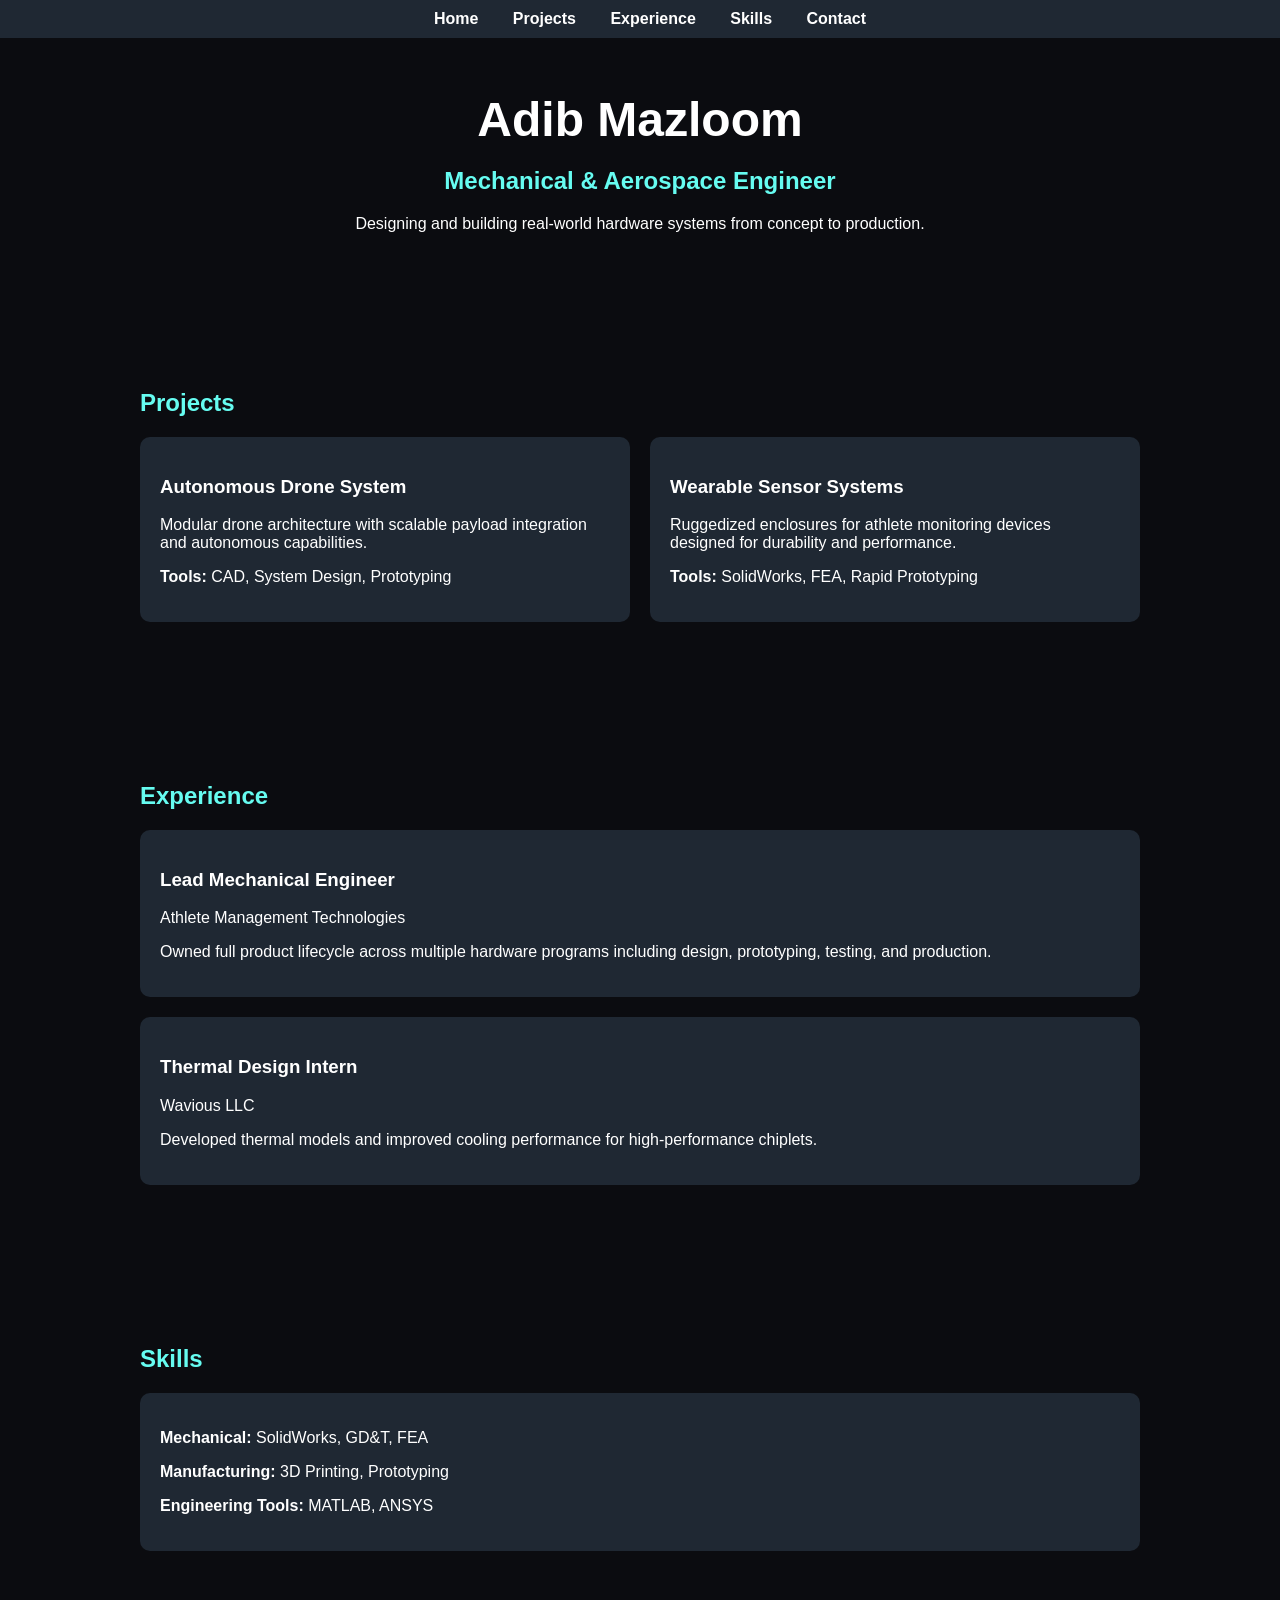
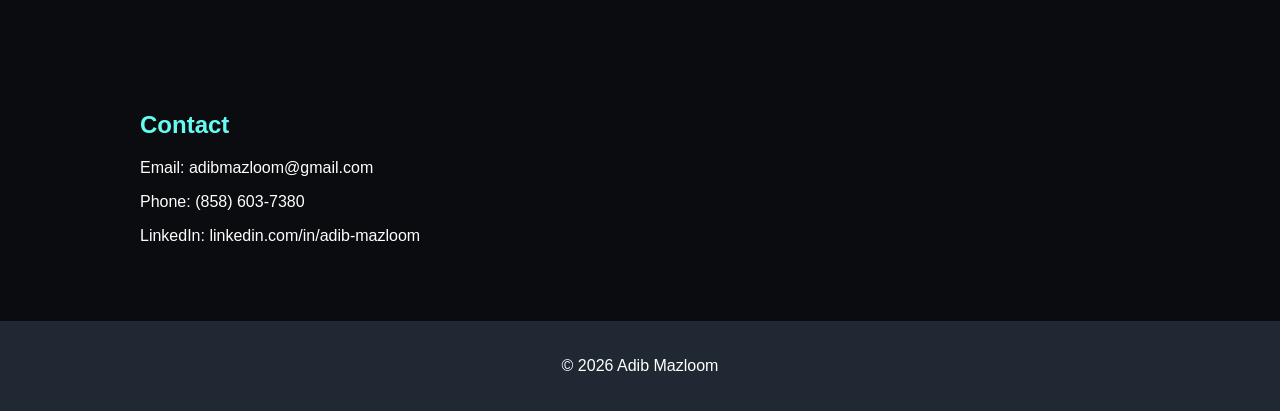
<file: engineering_portfolio_website.html>
<!DOCTYPE html>
<html lang="en">
<head>
  <meta charset="UTF-8">
  <meta name="viewport" content="width=device-width, initial-scale=1.0">
  <title>Adib Mazloom | Engineer</title>
  <style>
    body { margin: 0; font-family: Arial, sans-serif; background: #0b0c10; color: #fff; }
    header { padding: 60px 20px; text-align: center; }
    h1 { font-size: 48px; margin-bottom: 10px; }
    h2 { color: #66fcf1; }
    nav { position: fixed; top: 0; width: 100%; background: #1f2833; padding: 10px; text-align: center; }
    nav a { color: #fff; margin: 0 15px; text-decoration: none; font-weight: bold; }
    section { padding: 60px 20px; max-width: 1000px; margin: auto; }
    .card { background: #1f2833; padding: 20px; border-radius: 10px; margin-bottom: 20px; }
    .projects { display: grid; grid-template-columns: repeat(auto-fit, minmax(250px, 1fr)); gap: 20px; }
    footer { text-align: center; padding: 20px; background: #1f2833; }
  </style>
</head>
<body>

<nav>
  <a href="#home">Home</a>
  <a href="#projects">Projects</a>
  <a href="#experience">Experience</a>
  <a href="#skills">Skills</a>
  <a href="#contact">Contact</a>
</nav>

<header id="home">
  <h1>Adib Mazloom</h1>
  <h2>Mechanical & Aerospace Engineer</h2>
  <p>Designing and building real-world hardware systems from concept to production.</p>
</header>

<section id="projects">
  <h2>Projects</h2>
  <div class="projects">
    <div class="card">
      <h3>Autonomous Drone System</h3>
      <p>Modular drone architecture with scalable payload integration and autonomous capabilities.</p>
      <p><strong>Tools:</strong> CAD, System Design, Prototyping</p>
    </div>

    <div class="card">
      <h3>Wearable Sensor Systems</h3>
      <p>Ruggedized enclosures for athlete monitoring devices designed for durability and performance.</p>
      <p><strong>Tools:</strong> SolidWorks, FEA, Rapid Prototyping</p>
    </div>
  </div>
</section>

<section id="experience">
  <h2>Experience</h2>
  <div class="card">
    <h3>Lead Mechanical Engineer</h3>
    <p>Athlete Management Technologies</p>
    <p>Owned full product lifecycle across multiple hardware programs including design, prototyping, testing, and production.</p>
  </div>

  <div class="card">
    <h3>Thermal Design Intern</h3>
    <p>Wavious LLC</p>
    <p>Developed thermal models and improved cooling performance for high-performance chiplets.</p>
  </div>
</section>

<section id="skills">
  <h2>Skills</h2>
  <div class="card">
    <p><strong>Mechanical:</strong> SolidWorks, GD&T, FEA</p>
    <p><strong>Manufacturing:</strong> 3D Printing, Prototyping</p>
    <p><strong>Engineering Tools:</strong> MATLAB, ANSYS</p>
  </div>
</section>

<section id="contact">
  <h2>Contact</h2>
  <p>Email: adibmazloom@gmail.com</p>
  <p>Phone: (858) 603-7380</p>
  <p>LinkedIn: linkedin.com/in/adib-mazloom</p>
</section>

<footer>
  <p>© 2026 Adib Mazloom</p>
</footer>

</body>
</html>
</file>
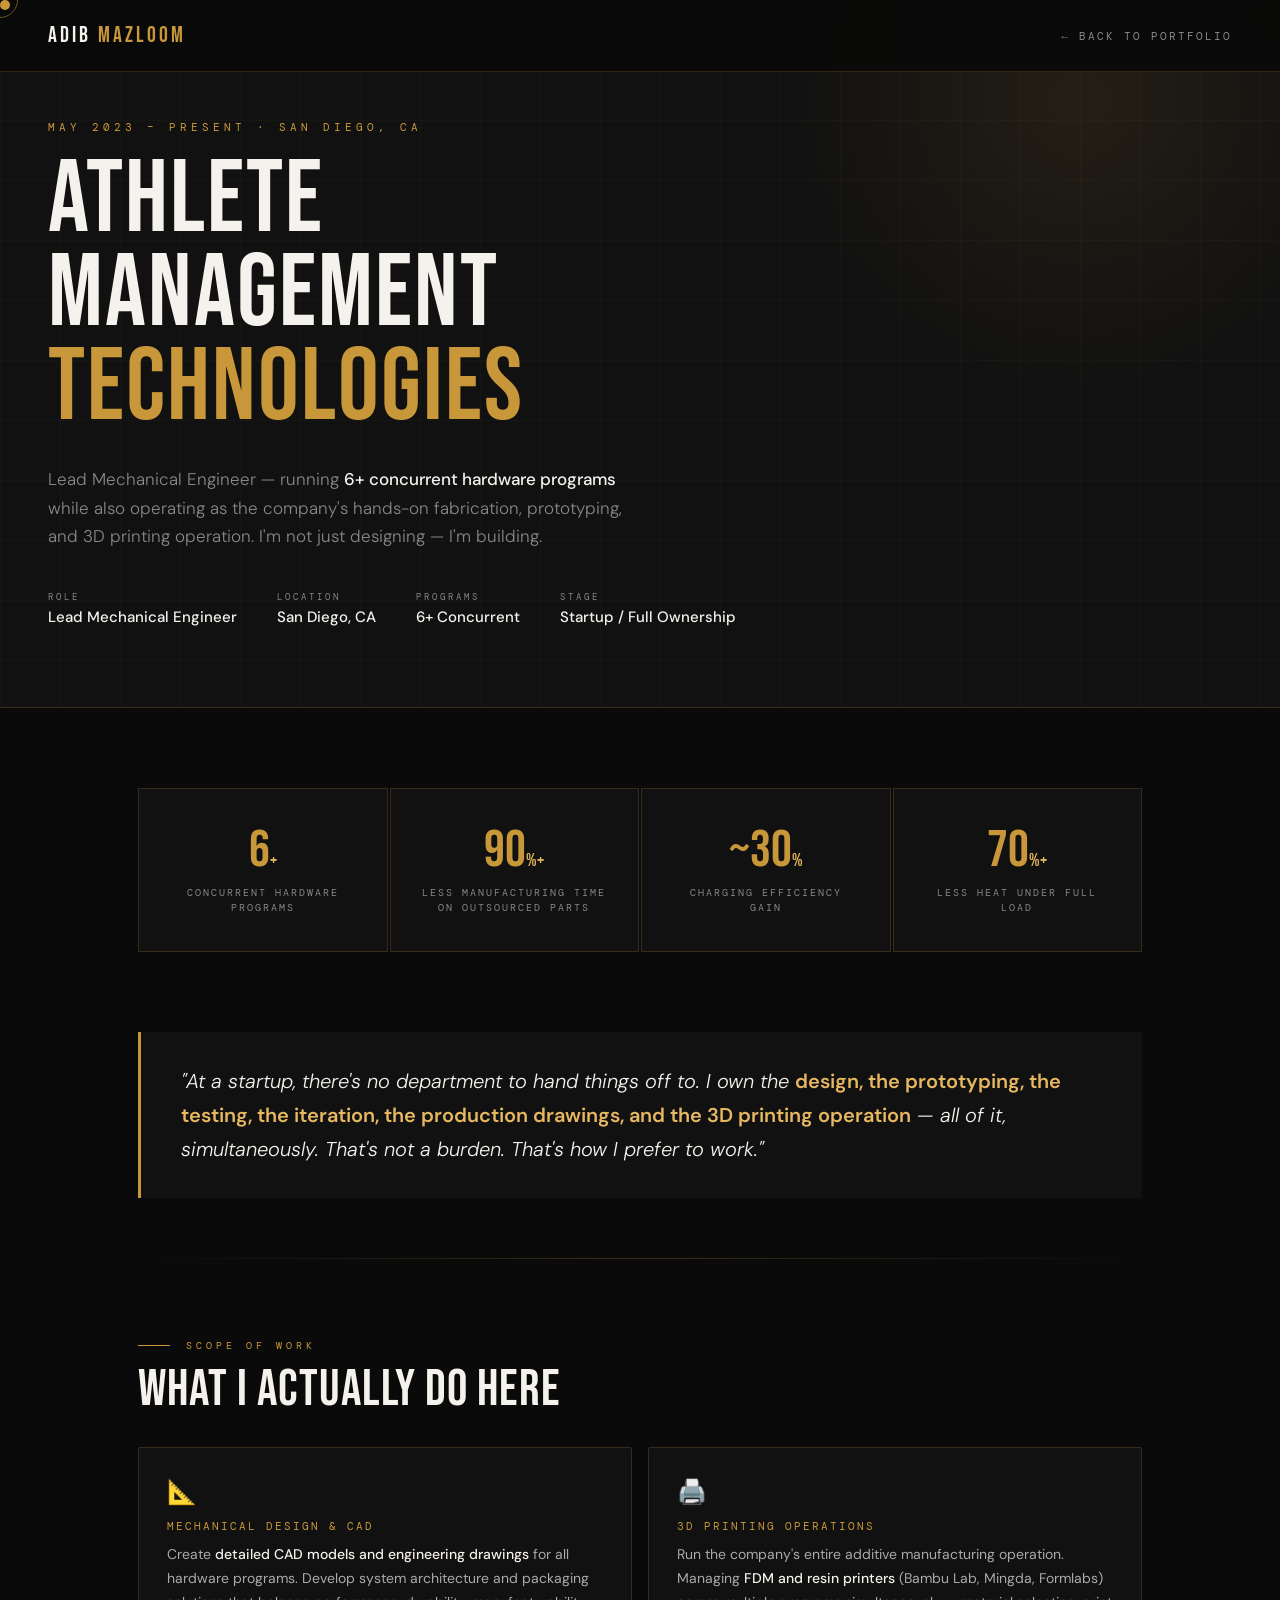
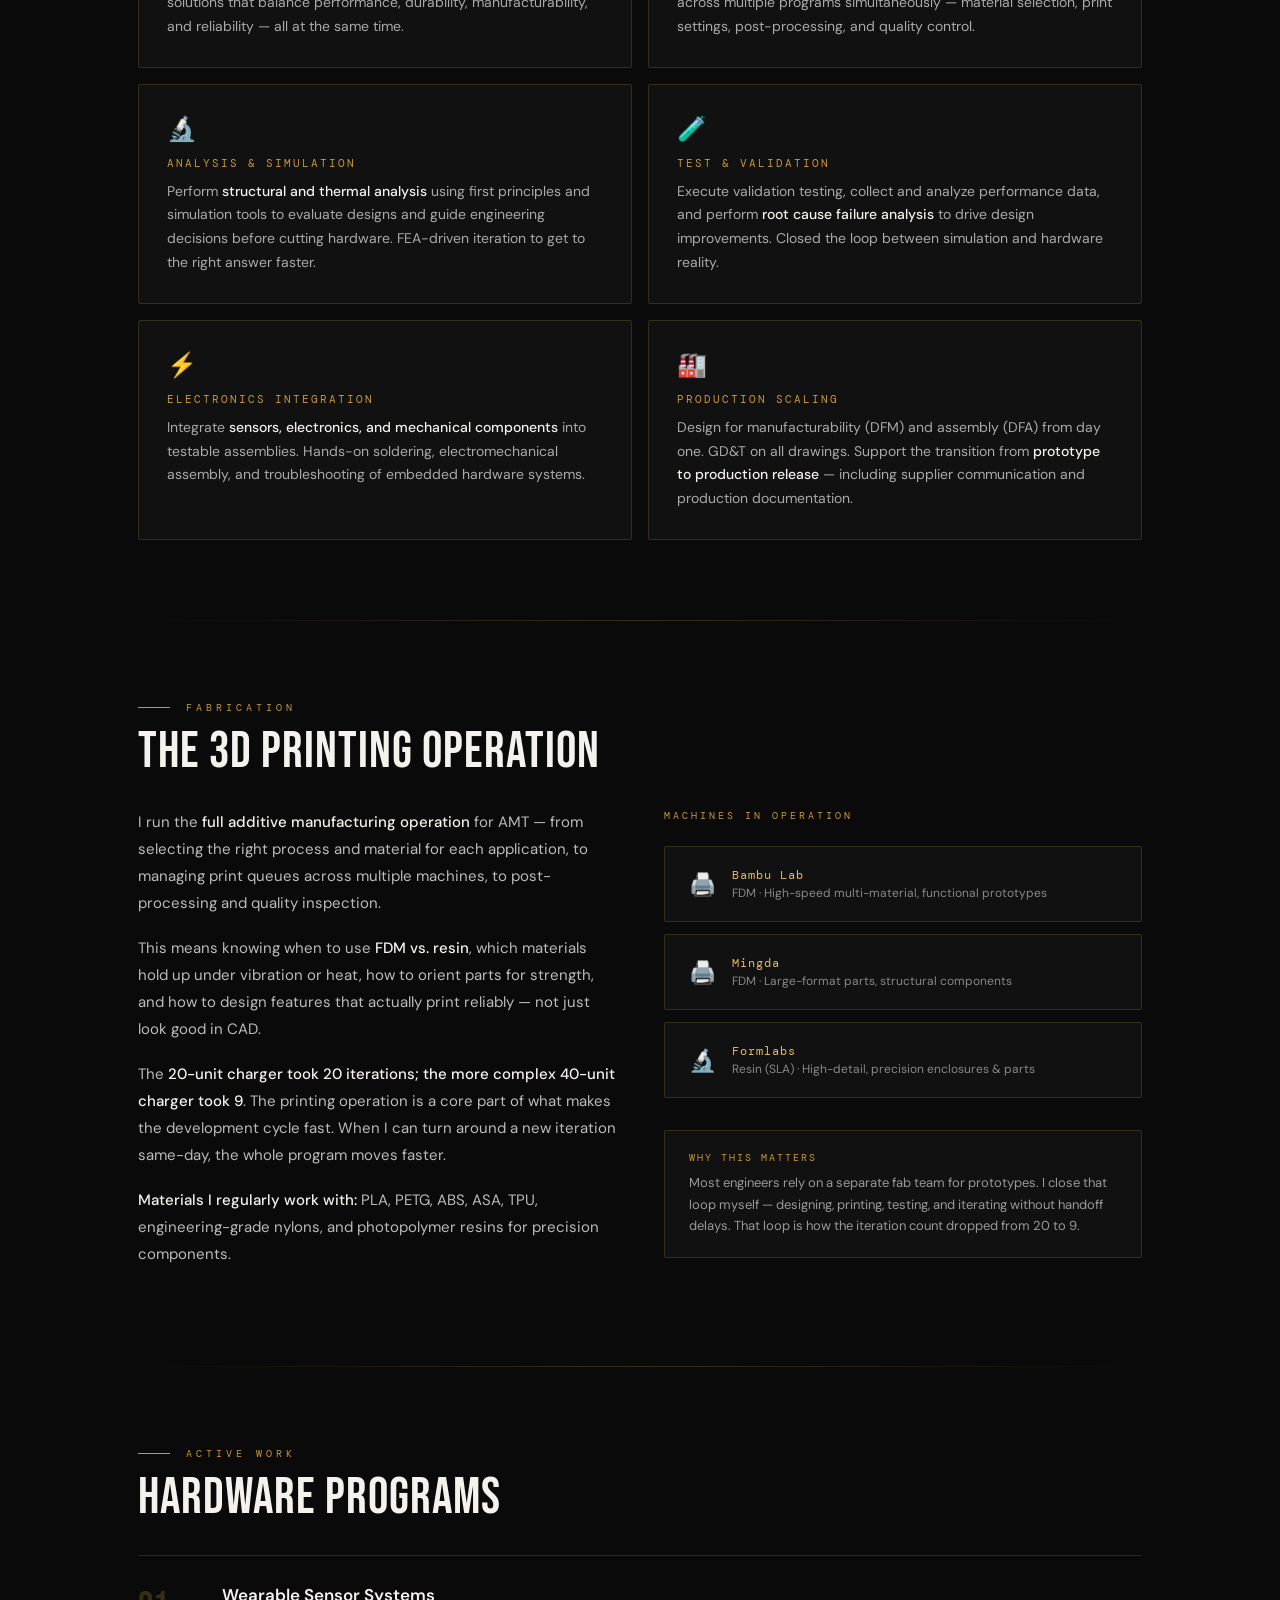
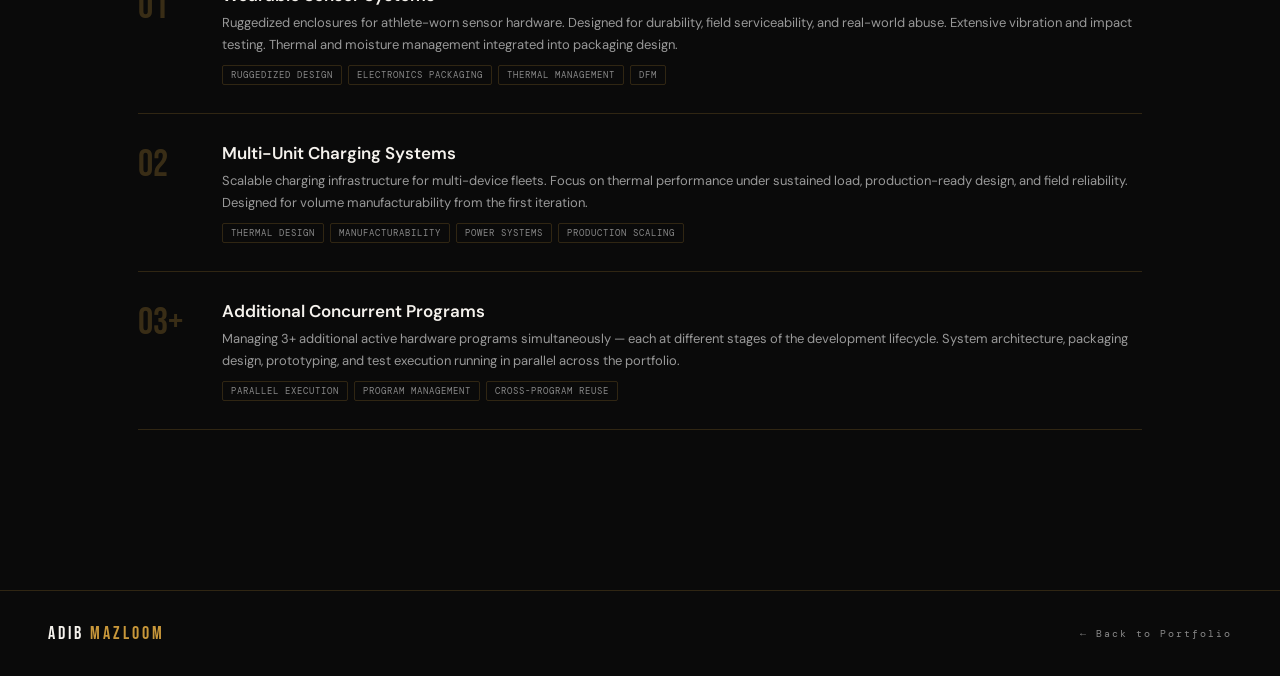
<file: projects/amt.html>
<!DOCTYPE html>
<html lang="en">
<head>
  <meta charset="UTF-8">
  <meta name="viewport" content="width=device-width, initial-scale=1.0">
  <title>AMT — Adib Mazloom</title>
  <meta name="description" content="Inside the Lead Mechanical Engineer role at Athlete Management Technologies — 6+ concurrent hardware programs, a rapid prototyping operation, and production releases. By Adib Mazloom.">
  <link rel="canonical" href="https://adibmazloom.com/projects/amt.html">
  <meta name="theme-color" content="#0A0A0A">
  <link rel="icon" type="image/svg+xml" href="../assets/favicon.svg">
  <meta property="og:type" content="article">
  <meta property="og:title" content="Athlete Management Technologies — Program Breakdown">
  <meta property="og:description" content="6+ concurrent hardware programs from concept to production release. Lead Mechanical Engineer role breakdown by Adib Mazloom.">
  <meta property="og:url" content="https://adibmazloom.com/projects/amt.html">
  <meta property="og:image" content="https://adibmazloom.com/assets/og-image.png">
  <meta name="twitter:card" content="summary_large_image">
  <link rel="preconnect" href="https://fonts.googleapis.com">
  <link href="https://fonts.googleapis.com/css2?family=Bebas+Neue&family=DM+Sans:wght@300;400;500;600&family=DM+Mono:wght@400;500&display=swap" rel="stylesheet">
  <style>
    :root {
      --gold: #C8973A;
      --gold-light: #E8B860;
      --dark: #0A0A0A;
      --dark2: #111111;
      --dark3: #181818;
      --white: #F5F2ED;
      --muted: #888;
      --line: rgba(200,151,58,0.2);
    }
    *, *::before, *::after { box-sizing: border-box; margin: 0; padding: 0; }
    html { scroll-behavior: smooth; }
    body {
      font-family: 'DM Sans', sans-serif;
      background: var(--dark);
      color: var(--white);
      overflow-x: hidden;
      cursor: none;
    }

    .cursor {
      width: 10px; height: 10px;
      border-radius: 50%;
      background: var(--gold);
      position: fixed; top: 0; left: 0;
      pointer-events: none; z-index: 9999;
    }
    .cursor-ring {
      width: 36px; height: 36px;
      border-radius: 50%;
      border: 1px solid var(--gold);
      position: fixed; top: 0; left: 0;
      pointer-events: none; z-index: 9998;
      transition: transform 0.4s ease; opacity: 0.5;
    }

    nav {
      position: fixed; top: 0; width: 100%;
      padding: 22px 48px;
      display: flex; align-items: center; justify-content: space-between;
      z-index: 100;
      background: rgba(10,10,10,0.95);
      backdrop-filter: blur(12px);
      border-bottom: 1px solid var(--line);
    }
    .nav-logo {
      font-family: 'Bebas Neue', sans-serif;
      font-size: 22px; letter-spacing: 3px;
      color: var(--white); text-decoration: none;
    }
    .nav-logo span { color: var(--gold); }
    .nav-back {
      font-family: 'DM Mono', monospace;
      font-size: 11px; letter-spacing: 2px; text-transform: uppercase;
      color: var(--muted); text-decoration: none;
      display: flex; align-items: center; gap: 8px;
      transition: color 0.3s;
    }
    .nav-back:hover { color: var(--gold); }

    /* HERO */
    .page-hero {
      min-height: 60vh;
      display: flex; flex-direction: column; justify-content: flex-end;
      padding: 120px 48px 80px;
      position: relative; overflow: hidden;
      background: var(--dark2);
      border-bottom: 1px solid var(--line);
    }
    .page-hero::before {
      content: '';
      position: absolute; inset: 0;
      background-image:
        linear-gradient(rgba(200,151,58,0.04) 1px, transparent 1px),
        linear-gradient(90deg, rgba(200,151,58,0.04) 1px, transparent 1px);
      background-size: 60px 60px;
    }
    .page-hero-glow {
      position: absolute;
      width: 600px; height: 600px;
      background: radial-gradient(circle, rgba(200,151,58,0.1) 0%, transparent 70%);
      top: -200px; right: -100px; border-radius: 50%;
    }
    .page-hero-content { position: relative; z-index: 1; max-width: 900px; }
    .page-eyebrow {
      font-family: 'DM Mono', monospace;
      font-size: 11px; letter-spacing: 4px; text-transform: uppercase;
      color: var(--gold); margin-bottom: 20px;
    }
    .page-title {
      font-family: 'Bebas Neue', sans-serif;
      font-size: clamp(52px, 8vw, 110px);
      line-height: 0.92; letter-spacing: 2px; color: var(--white);
    }
    .page-title span { color: var(--gold); }
    .page-subtitle {
      margin-top: 28px; font-size: 17px; font-weight: 300;
      color: var(--muted); max-width: 600px; line-height: 1.7;
    }
    .page-subtitle strong { color: var(--white); font-weight: 500; }
    .page-meta {
      display: flex; gap: 40px; margin-top: 40px; flex-wrap: wrap;
    }
    .meta-item {}
    .meta-label {
      font-family: 'DM Mono', monospace;
      font-size: 9px; letter-spacing: 3px; text-transform: uppercase;
      color: var(--muted); margin-bottom: 4px;
    }
    .meta-value { font-size: 15px; font-weight: 500; color: var(--white); }

    /* CONTENT */
    .page-content { max-width: 1100px; margin: 0 auto; padding: 80px 48px; }

    .content-section { margin-bottom: 80px; }
    .content-label {
      font-family: 'DM Mono', monospace;
      font-size: 10px; letter-spacing: 4px; text-transform: uppercase;
      color: var(--gold); margin-bottom: 12px;
      display: flex; align-items: center; gap: 16px;
    }
    .content-label::before { content: ''; width: 32px; height: 1px; background: var(--gold); }
    .content-title {
      font-family: 'Bebas Neue', sans-serif;
      font-size: clamp(32px, 4vw, 52px);
      letter-spacing: 1px; margin-bottom: 32px; line-height: 1;
    }

    /* IMPACT NUMBERS */
    .impact-grid {
      display: grid;
      grid-template-columns: repeat(4, 1fr);
      gap: 2px;
      margin-bottom: 80px;
    }
    .impact-card {
      background: var(--dark2);
      padding: 36px 28px;
      border: 1px solid var(--line);
      text-align: center;
      transition: border-color 0.3s;
    }
    .impact-card:hover { border-color: rgba(200,151,58,0.5); }
    .impact-num {
      font-family: 'Bebas Neue', sans-serif;
      font-size: 52px; color: var(--gold); line-height: 1;
    }
    .impact-unit { font-size: 18px; color: var(--gold-light); }
    .impact-label {
      font-family: 'DM Mono', monospace;
      font-size: 10px; letter-spacing: 2px; text-transform: uppercase;
      color: var(--muted); margin-top: 8px; line-height: 1.5;
    }

    /* ROLE LIST */
    .role-grid {
      display: grid;
      grid-template-columns: 1fr 1fr;
      gap: 16px;
    }
    .role-card {
      background: var(--dark2);
      border: 1px solid var(--line);
      border-radius: 2px;
      padding: 28px;
      transition: border-color 0.3s, transform 0.3s;
    }
    .role-card:hover {
      border-color: rgba(200,151,58,0.4);
      transform: translateY(-2px);
    }
    .role-icon { font-size: 24px; margin-bottom: 12px; }
    .role-title {
      font-family: 'DM Mono', monospace;
      font-size: 11px; letter-spacing: 2px; text-transform: uppercase;
      color: var(--gold); margin-bottom: 10px;
    }
    .role-desc { font-size: 14px; line-height: 1.7; color: #aaa; }
    .role-desc strong { color: var(--white); font-weight: 500; }

    /* 3D PRINTING SECTION */
    .printing-layout {
      display: grid;
      grid-template-columns: 1fr 1fr;
      gap: 48px;
      align-items: start;
    }
    .printing-copy p {
      font-size: 15px; line-height: 1.8; color: #bbb; margin-bottom: 18px;
    }
    .printing-copy p strong { color: var(--white); font-weight: 500; }
    .printer-list { display: flex; flex-direction: column; gap: 12px; }
    .printer-item {
      background: var(--dark2);
      border: 1px solid var(--line);
      border-radius: 2px;
      padding: 20px 24px;
      display: flex; align-items: center; gap: 16px;
      transition: border-color 0.3s, transform 0.3s;
    }
    .printer-item:hover {
      border-color: rgba(200,151,58,0.4);
      transform: translateX(4px);
    }
    .printer-icon { font-size: 22px; flex-shrink: 0; }
    .printer-name {
      font-family: 'DM Mono', monospace;
      font-size: 12px; letter-spacing: 1px; color: var(--gold-light);
      margin-bottom: 2px;
    }
    .printer-type { font-size: 12px; color: var(--muted); }

    /* PROGRAMS */
    .programs-list { display: flex; flex-direction: column; gap: 0; }
    .program-item {
      display: grid;
      grid-template-columns: 60px 1fr;
      gap: 24px;
      padding: 28px 0;
      border-bottom: 1px solid var(--line);
      align-items: start;
    }
    .program-item:first-child { border-top: 1px solid var(--line); }
    .program-num {
      font-family: 'Bebas Neue', sans-serif;
      font-size: 38px; color: rgba(200,151,58,0.25); line-height: 1; padding-top: 4px;
    }
    .program-name {
      font-size: 17px; font-weight: 600; color: var(--white); margin-bottom: 6px;
    }
    .program-desc { font-size: 13px; line-height: 1.65; color: #999; }
    .program-tags { display: flex; flex-wrap: wrap; gap: 6px; margin-top: 10px; }
    .program-tag {
      font-family: 'DM Mono', monospace;
      font-size: 9px; letter-spacing: 1px; text-transform: uppercase;
      padding: 3px 8px; border: 1px solid var(--line); color: var(--muted); border-radius: 2px;
    }

    /* QUOTE BLOCK */
    .quote-block {
      background: var(--dark2);
      border-left: 3px solid var(--gold);
      padding: 32px 40px;
      margin: 60px 0;
      border-radius: 0 2px 2px 0;
    }
    .quote-text {
      font-size: 20px; font-weight: 300; line-height: 1.7;
      color: var(--white); font-style: italic;
    }
    .quote-text strong { font-weight: 600; font-style: normal; color: var(--gold-light); }

    /* FOOTER */
    footer {
      padding: 32px 48px; background: var(--dark);
      border-top: 1px solid var(--line);
      display: flex; align-items: center; justify-content: space-between;
    }
    .footer-logo { font-family: 'Bebas Neue', sans-serif; font-size: 18px; letter-spacing: 3px; color: var(--white); }
    .footer-logo span { color: var(--gold); }
    .footer-back {
      font-family: 'DM Mono', monospace; font-size: 10px; letter-spacing: 2px;
      color: var(--muted); text-decoration: none; transition: color 0.3s;
    }
    .footer-back:hover { color: var(--gold); }

    /* REVEAL */
    .reveal { opacity: 0; transform: translateY(30px); transition: opacity 0.7s ease, transform 0.7s ease; }
    .reveal.visible { opacity: 1; transform: translateY(0); }

    /* SECTION DIVIDER */
    .section-divider { width: 100%; height: 1px; background: linear-gradient(90deg, transparent, var(--gold), transparent); opacity: 0.25; }

    @media (max-width: 900px) {
      .page-hero { padding: 100px 24px 60px; }
      .page-content { padding: 60px 24px; }
      nav { padding: 20px 24px; }
      .impact-grid { grid-template-columns: repeat(2, 1fr); }
      .role-grid { grid-template-columns: 1fr; }
      .printing-layout { grid-template-columns: 1fr; }
      footer { padding: 24px; }
    }
  </style>
</head>
<body>

  <div class="cursor" id="cursor"></div>
  <div class="cursor-ring" id="cursorRing"></div>

  <nav>
    <a class="nav-logo" href="../index.html">ADIB <span>MAZLOOM</span></a>
    <a class="nav-back" href="../index.html">← Back to Portfolio</a>
  </nav>

  <!-- PAGE HERO -->
  <div class="page-hero">
    <div class="page-hero-glow"></div>
    <div class="page-hero-content">
      <div class="page-eyebrow">May 2023 – Present · San Diego, CA</div>
      <div class="page-title">ATHLETE<br>MANAGEMENT<br><span>TECHNOLOGIES</span></div>
      <p class="page-subtitle">
        Lead Mechanical Engineer — running <strong>6+ concurrent hardware programs</strong> 
        while also operating as the company's hands-on fabrication, prototyping, and 3D printing 
        operation. I'm not just designing — I'm building.
      </p>
      <div class="page-meta">
        <div class="meta-item">
          <div class="meta-label">Role</div>
          <div class="meta-value">Lead Mechanical Engineer</div>
        </div>
        <div class="meta-item">
          <div class="meta-label">Location</div>
          <div class="meta-value">San Diego, CA</div>
        </div>
        <div class="meta-item">
          <div class="meta-label">Programs</div>
          <div class="meta-value">6+ Concurrent</div>
        </div>
        <div class="meta-item">
          <div class="meta-label">Stage</div>
          <div class="meta-value">Startup / Full Ownership</div>
        </div>
      </div>
    </div>
  </div>

  <!-- IMPACT -->
  <div class="page-content">

    <div class="impact-grid reveal">
      <div class="impact-card">
        <div class="impact-num">6<span class="impact-unit">+</span></div>
        <div class="impact-label">Concurrent Hardware Programs</div>
      </div>
      <div class="impact-card">
        <div class="impact-num">90<span class="impact-unit">%+</span></div>
        <div class="impact-label">Less Manufacturing Time on Outsourced Parts</div>
      </div>
      <div class="impact-card">
        <div class="impact-num">~30<span class="impact-unit">%</span></div>
        <div class="impact-label">Charging Efficiency Gain</div>
      </div>
      <div class="impact-card">
        <div class="impact-num">70<span class="impact-unit">%+</span></div>
        <div class="impact-label">Less Heat Under Full Load</div>
      </div>
    </div>

    <div class="quote-block reveal">
      <div class="quote-text">
        "At a startup, there's no department to hand things off to. 
        I own the <strong>design, the prototyping, the testing, the iteration, 
        the production drawings, and the 3D printing operation</strong> — 
        all of it, simultaneously. That's not a burden. That's how I prefer to work."
      </div>
    </div>

    <div class="section-divider" style="margin-bottom: 80px;"></div>

    <!-- WHAT I DO -->
    <div class="content-section reveal">
      <div class="content-label">Scope of Work</div>
      <div class="content-title">WHAT I ACTUALLY DO HERE</div>
      <div class="role-grid">
        <div class="role-card">
          <div class="role-icon">📐</div>
          <div class="role-title">Mechanical Design & CAD</div>
          <div class="role-desc">
            Create <strong>detailed CAD models and engineering drawings</strong> for all hardware programs. 
            Develop system architecture and packaging solutions that balance performance, durability, 
            manufacturability, and reliability — all at the same time.
          </div>
        </div>
        <div class="role-card">
          <div class="role-icon">🖨️</div>
          <div class="role-title">3D Printing Operations</div>
          <div class="role-desc">
            Run the company's entire additive manufacturing operation. Managing <strong>FDM and resin 
            printers</strong> (Bambu Lab, Mingda, Formlabs) across multiple programs simultaneously — 
            material selection, print settings, post-processing, and quality control.
          </div>
        </div>
        <div class="role-card">
          <div class="role-icon">🔬</div>
          <div class="role-title">Analysis & Simulation</div>
          <div class="role-desc">
            Perform <strong>structural and thermal analysis</strong> using first principles and simulation 
            tools to evaluate designs and guide engineering decisions before cutting hardware. 
            FEA-driven iteration to get to the right answer faster.
          </div>
        </div>
        <div class="role-card">
          <div class="role-icon">🧪</div>
          <div class="role-title">Test & Validation</div>
          <div class="role-desc">
            Execute validation testing, collect and analyze performance data, and perform 
            <strong>root cause failure analysis</strong> to drive design improvements. 
            Closed the loop between simulation and hardware reality.
          </div>
        </div>
        <div class="role-card">
          <div class="role-icon">⚡</div>
          <div class="role-title">Electronics Integration</div>
          <div class="role-desc">
            Integrate <strong>sensors, electronics, and mechanical components</strong> into testable 
            assemblies. Hands-on soldering, electromechanical assembly, and troubleshooting 
            of embedded hardware systems.
          </div>
        </div>
        <div class="role-card">
          <div class="role-icon">🏭</div>
          <div class="role-title">Production Scaling</div>
          <div class="role-desc">
            Design for manufacturability (DFM) and assembly (DFA) from day one. GD&T on all 
            drawings. Support the transition from <strong>prototype to production release</strong> — 
            including supplier communication and production documentation.
          </div>
        </div>
      </div>
    </div>

    <div class="section-divider" style="margin: 0 0 80px;"></div>

    <!-- 3D PRINTING DEEP DIVE -->
    <div class="content-section reveal">
      <div class="content-label">Fabrication</div>
      <div class="content-title">THE 3D PRINTING OPERATION</div>
      <div class="printing-layout">
        <div class="printing-copy">
          <p>
            I run the <strong>full additive manufacturing operation</strong> for AMT — from selecting 
            the right process and material for each application, to managing print queues across 
            multiple machines, to post-processing and quality inspection.
          </p>
          <p>
            This means knowing when to use <strong>FDM vs. resin</strong>, which materials hold up 
            under vibration or heat, how to orient parts for strength, and how to design 
            features that actually print reliably — not just look good in CAD.
          </p>
          <p>
            The <strong>20-unit charger took 20 iterations; the more complex 40-unit charger took 9</strong>. 
            The printing operation is a core part of what makes the development cycle fast. When I can turn around 
            a new iteration same-day, the whole program moves faster.
          </p>
          <p>
            <strong>Materials I regularly work with:</strong> PLA, PETG, ABS, ASA, TPU, 
            engineering-grade nylons, and photopolymer resins for precision components.
          </p>
        </div>
        <div class="printer-list">
          <div style="font-family:'DM Mono',monospace;font-size:10px;letter-spacing:3px;color:var(--gold);margin-bottom:12px;text-transform:uppercase;">Machines in Operation</div>
          <div class="printer-item">
            <div class="printer-icon">🖨️</div>
            <div>
              <div class="printer-name">Bambu Lab</div>
              <div class="printer-type">FDM · High-speed multi-material, functional prototypes</div>
            </div>
          </div>
          <div class="printer-item">
            <div class="printer-icon">🖨️</div>
            <div>
              <div class="printer-name">Mingda</div>
              <div class="printer-type">FDM · Large-format parts, structural components</div>
            </div>
          </div>
          <div class="printer-item">
            <div class="printer-icon">🔬</div>
            <div>
              <div class="printer-name">Formlabs</div>
              <div class="printer-type">Resin (SLA) · High-detail, precision enclosures & parts</div>
            </div>
          </div>
          <div style="margin-top:20px;padding:20px 24px;background:var(--dark2);border:1px solid var(--line);border-radius:2px;">
            <div style="font-family:'DM Mono',monospace;font-size:10px;letter-spacing:2px;color:var(--gold);margin-bottom:8px;text-transform:uppercase;">Why this matters</div>
            <div style="font-size:13px;color:#999;line-height:1.65;">
              Most engineers rely on a separate fab team for prototypes. I close that loop myself — 
              designing, printing, testing, and iterating without handoff delays. 
              That loop is how the iteration count dropped from 20 to 9.
            </div>
          </div>
        </div>
      </div>
    </div>

    <div class="section-divider" style="margin: 0 0 80px;"></div>

    <!-- PROGRAMS -->
    <div class="content-section reveal">
      <div class="content-label">Active Work</div>
      <div class="content-title">HARDWARE PROGRAMS</div>
      <div class="programs-list">
        <div class="program-item">
          <div class="program-num">01</div>
          <div>
            <div class="program-name">Wearable Sensor Systems</div>
            <div class="program-desc">
              Ruggedized enclosures for athlete-worn sensor hardware. Designed for durability, 
              field serviceability, and real-world abuse. Extensive vibration and impact testing. 
              Thermal and moisture management integrated into packaging design.
            </div>
            <div class="program-tags">
              <span class="program-tag">Ruggedized Design</span>
              <span class="program-tag">Electronics Packaging</span>
              <span class="program-tag">Thermal Management</span>
              <span class="program-tag">DFM</span>
            </div>
          </div>
        </div>
        <div class="program-item">
          <div class="program-num">02</div>
          <div>
            <div class="program-name">Multi-Unit Charging Systems</div>
            <div class="program-desc">
              Scalable charging infrastructure for multi-device fleets. Focus on thermal 
              performance under sustained load, production-ready design, and field reliability. 
              Designed for volume manufacturability from the first iteration.
            </div>
            <div class="program-tags">
              <span class="program-tag">Thermal Design</span>
              <span class="program-tag">Manufacturability</span>
              <span class="program-tag">Power Systems</span>
              <span class="program-tag">Production Scaling</span>
            </div>
          </div>
        </div>
        <div class="program-item">
          <div class="program-num">03+</div>
          <div>
            <div class="program-name">Additional Concurrent Programs</div>
            <div class="program-desc">
              Managing 3+ additional active hardware programs simultaneously — each at different 
              stages of the development lifecycle. System architecture, packaging design, 
              prototyping, and test execution running in parallel across the portfolio.
            </div>
            <div class="program-tags">
              <span class="program-tag">Parallel Execution</span>
              <span class="program-tag">Program Management</span>
              <span class="program-tag">Cross-Program Reuse</span>
            </div>
          </div>
        </div>
      </div>
    </div>

  </div><!-- end page-content -->

  <footer>
    <div class="footer-logo">ADIB <span>MAZLOOM</span></div>
    <a class="footer-back" href="../index.html">← Back to Portfolio</a>
  </footer>

  <script>
    const cursor = document.getElementById('cursor');
    const ring = document.getElementById('cursorRing');
    let mx = 0, my = 0, rx = 0, ry = 0;
    document.addEventListener('mousemove', e => {
      mx = e.clientX; my = e.clientY;
      cursor.style.transform = `translate(${mx - 5}px, ${my - 5}px)`;
    });
    function animateRing() {
      rx += (mx - rx) * 0.12; ry += (my - ry) * 0.12;
      ring.style.transform = `translate(${rx - 18}px, ${ry - 18}px)`;
      requestAnimationFrame(animateRing);
    }
    animateRing();

    const observer = new IntersectionObserver(entries => {
      entries.forEach(e => { if (e.isIntersecting) e.target.classList.add('visible'); });
    }, { threshold: 0.1 });
    document.querySelectorAll('.reveal').forEach(el => observer.observe(el));
  </script>
</body>
</html>
</file>
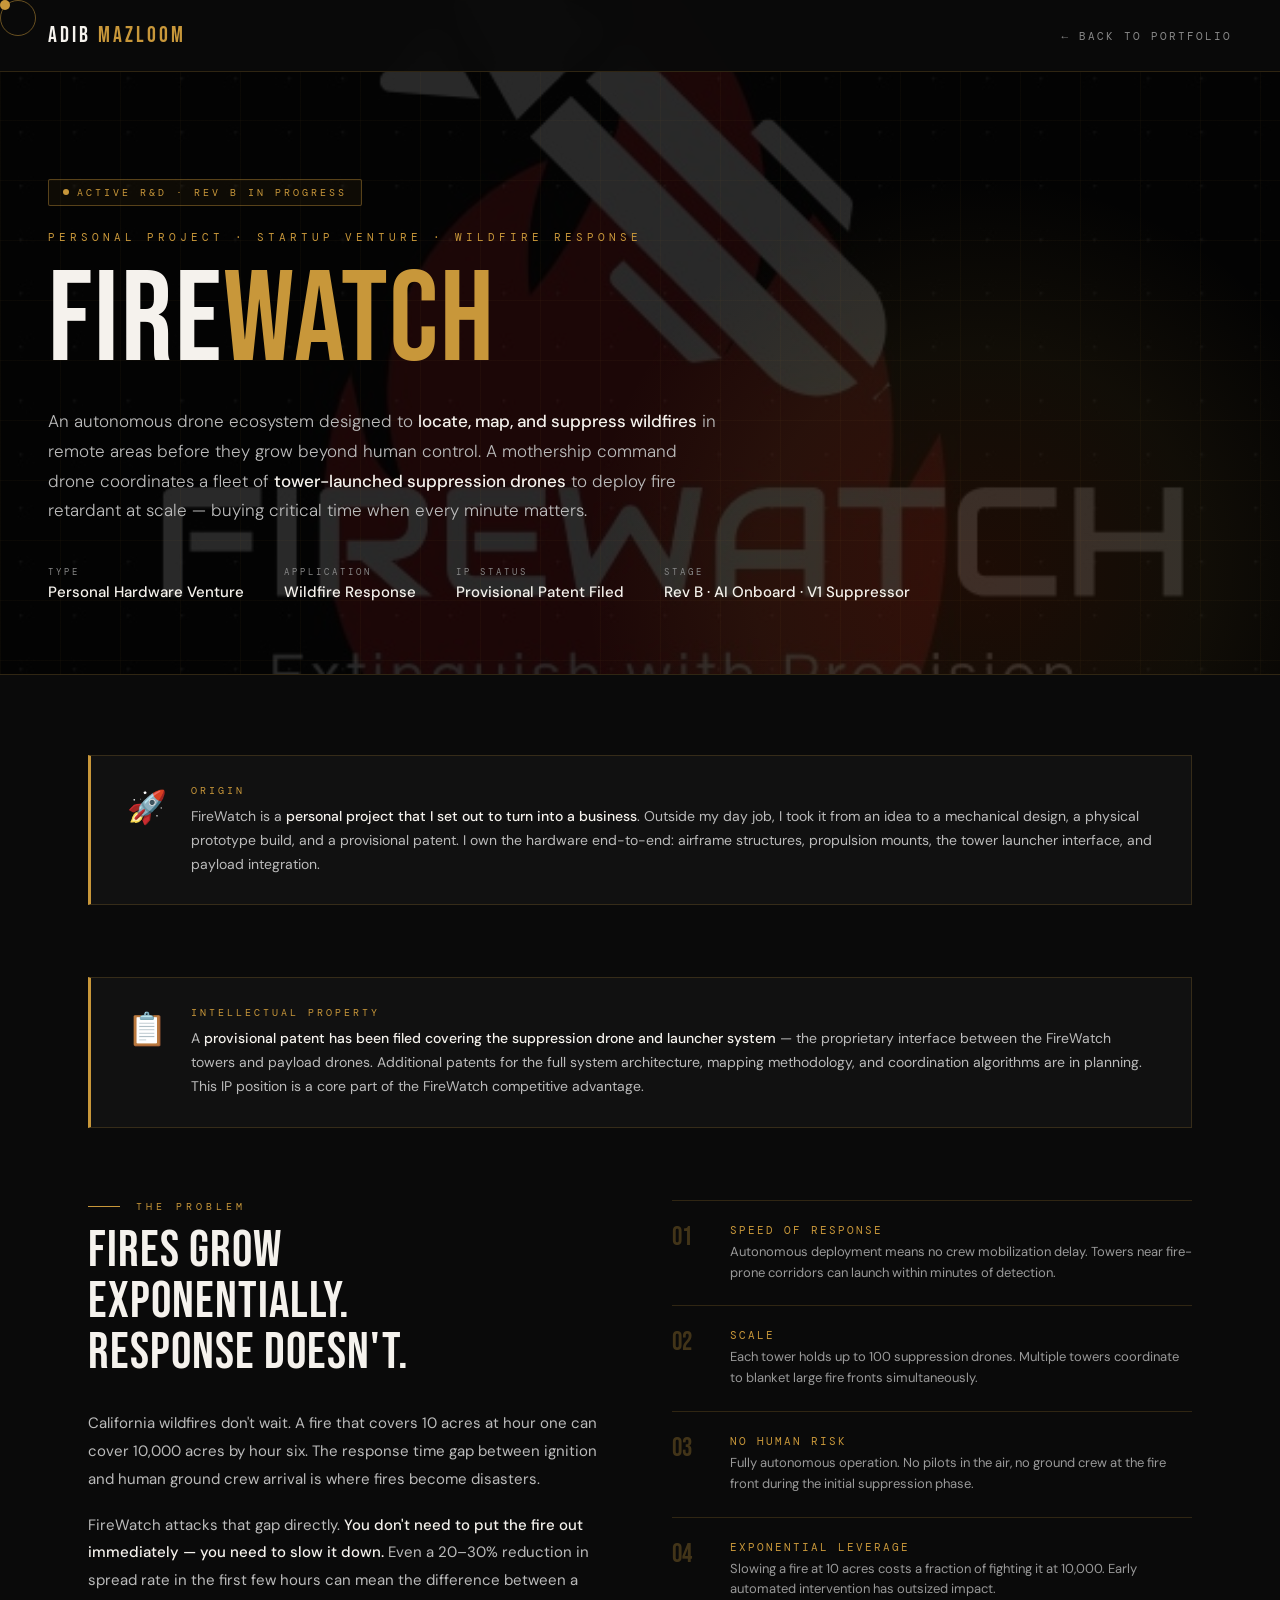
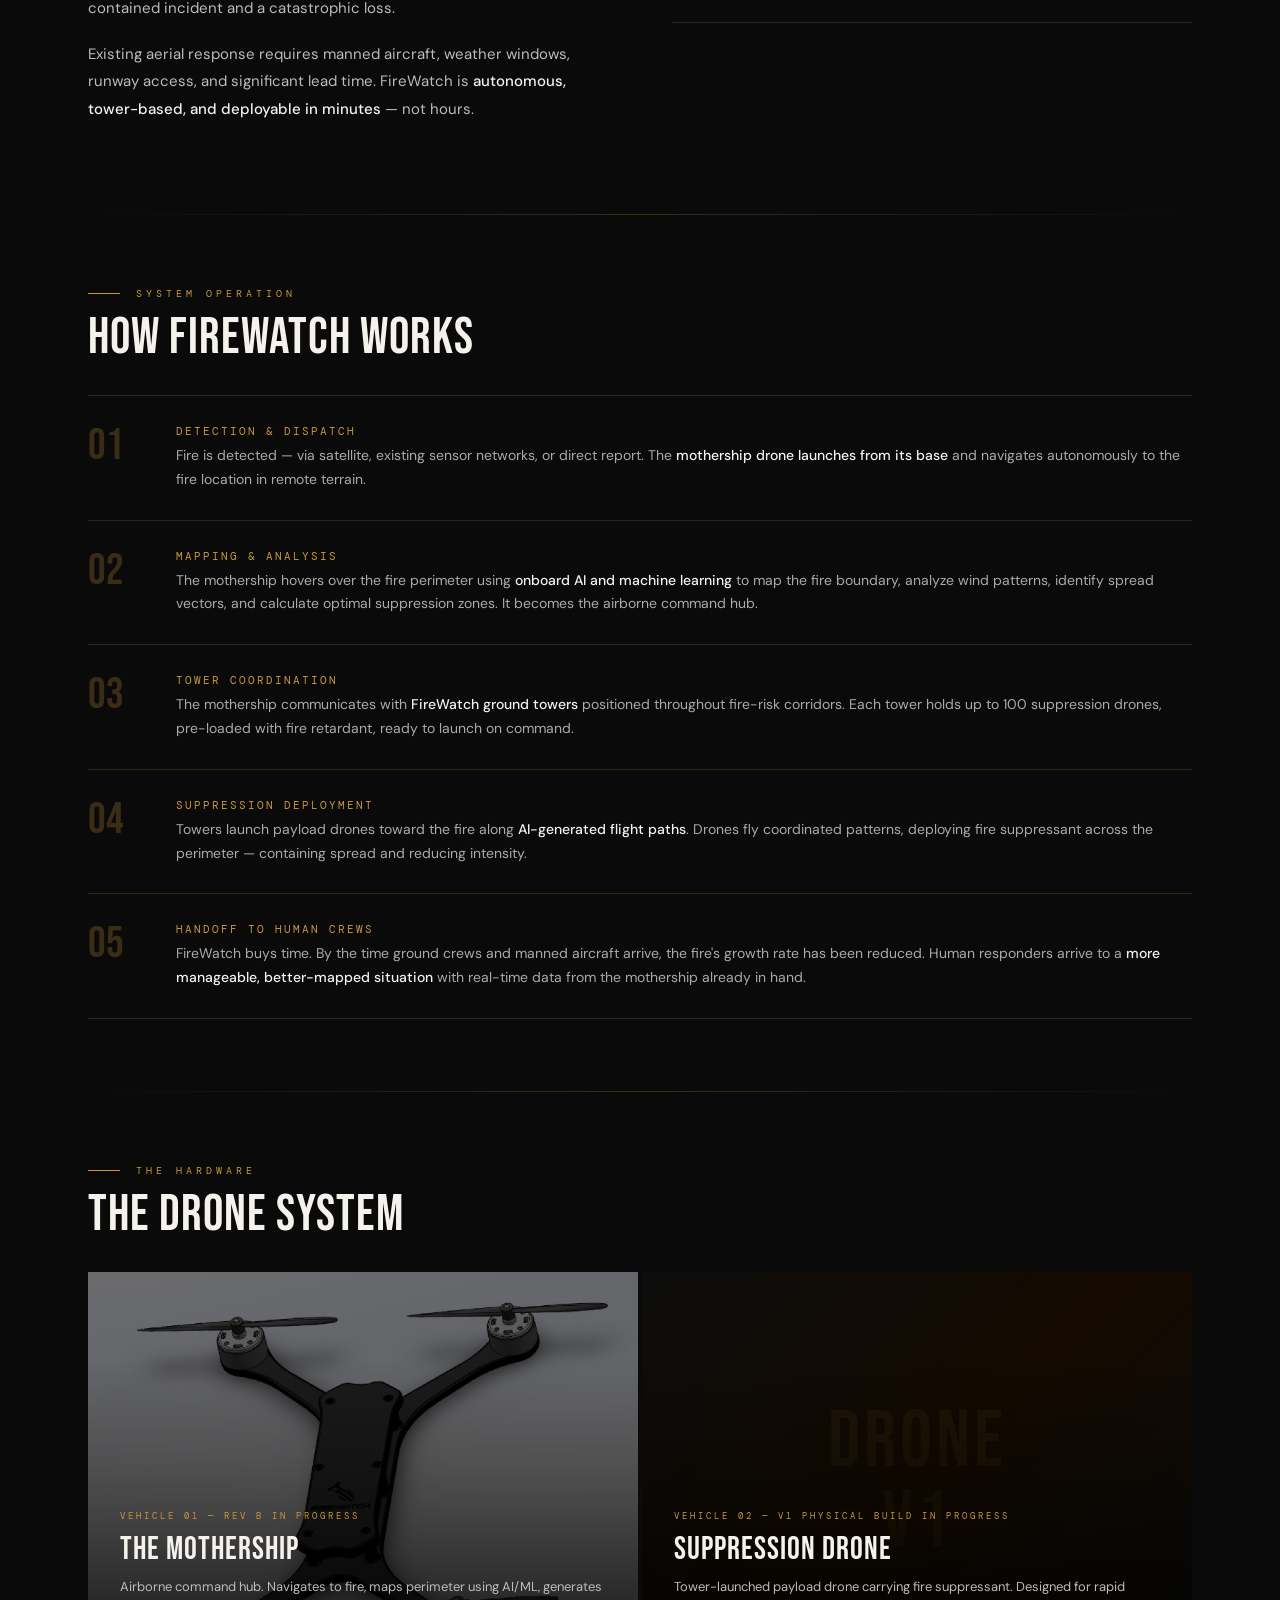
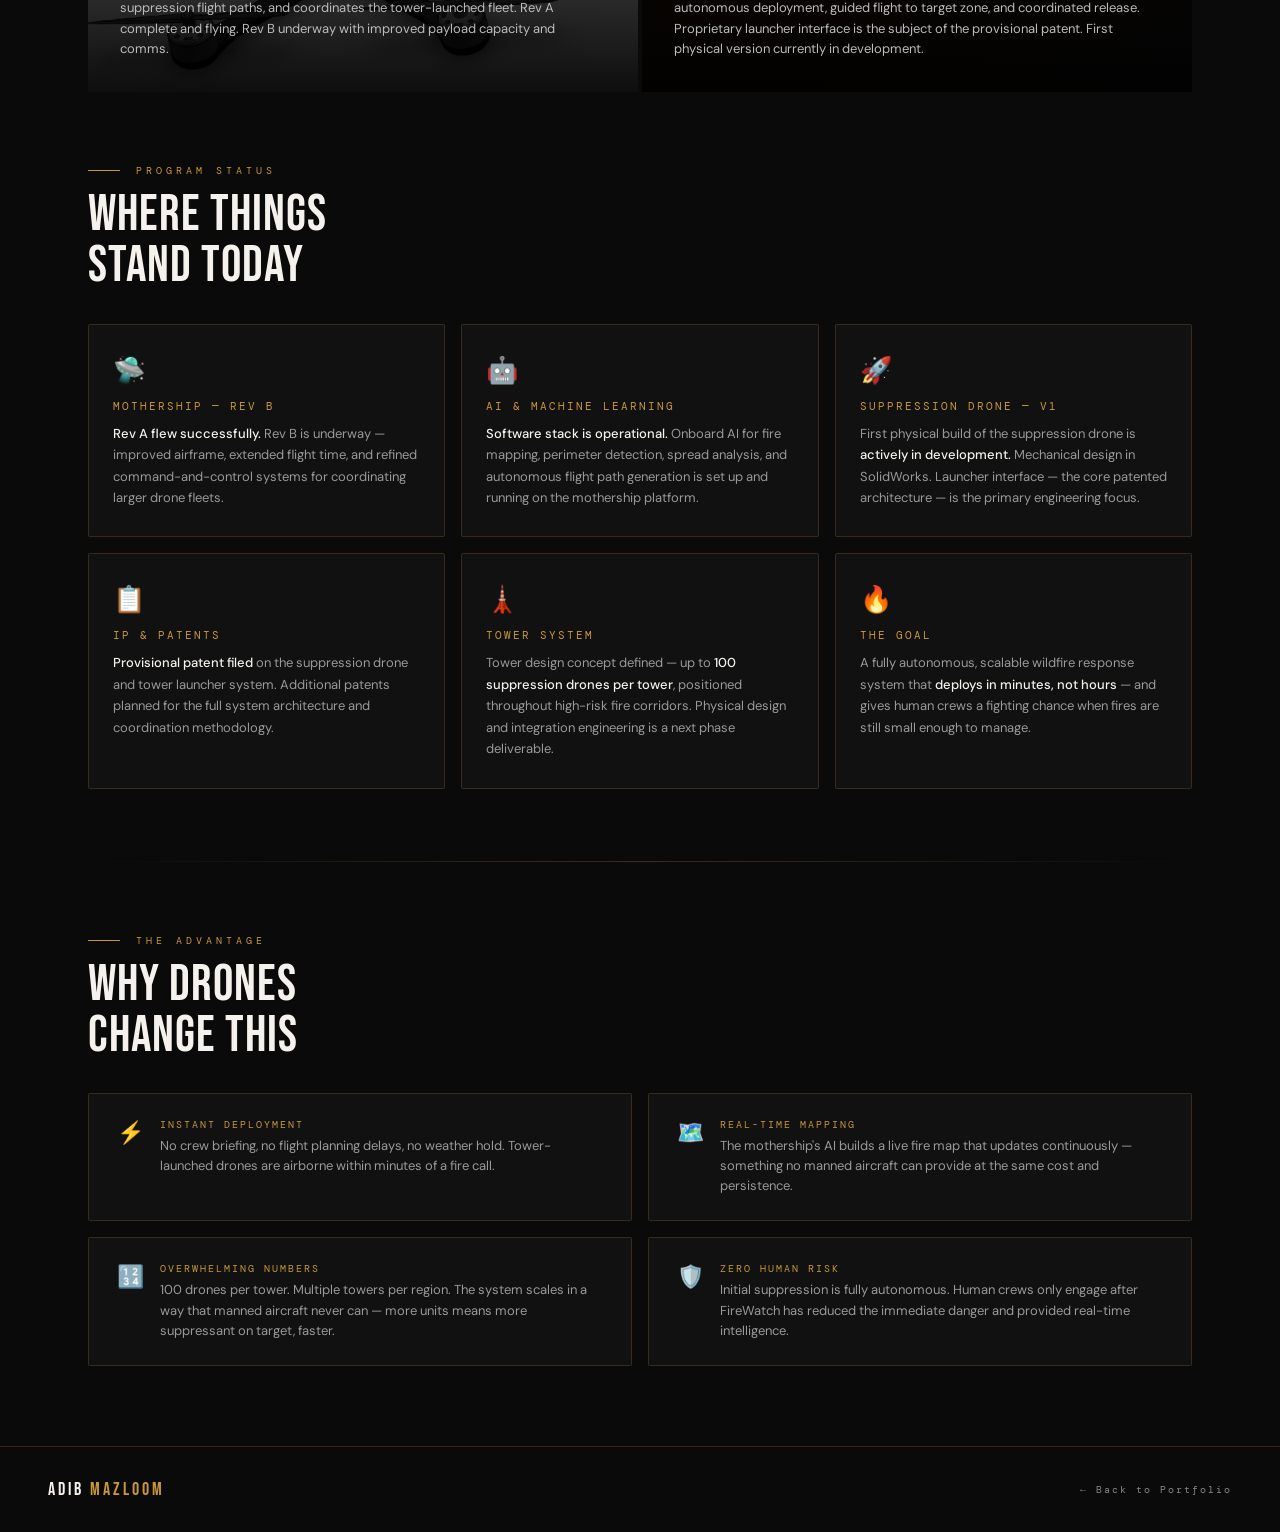
<file: projects/firewatch.html>
<!DOCTYPE html>
<html lang="en">
<head>
  <meta charset="UTF-8">
  <meta name="viewport" content="width=device-width, initial-scale=1.0">
  <title>FireWatch — Adib Mazloom</title>
  <meta name="description" content="FireWatch — a two-vehicle autonomous wildfire suppression drone system. Mothership + suppression drone architecture, provisional patent filed. Built by Adib Mazloom.">
  <link rel="canonical" href="https://adibmazloom.com/projects/firewatch.html">
  <meta name="theme-color" content="#0A0A0A">
  <link rel="icon" type="image/svg+xml" href="../assets/favicon.svg">
  <meta property="og:type" content="article">
  <meta property="og:title" content="FireWatch — Autonomous Wildfire Suppression Drones">
  <meta property="og:description" content="Two-vehicle autonomous drone system for wildfire suppression. Provisional patent filed. Built by Adib Mazloom.">
  <meta property="og:url" content="https://adibmazloom.com/projects/firewatch.html">
  <meta property="og:image" content="https://adibmazloom.com/assets/og-image.png">
  <meta name="twitter:card" content="summary_large_image">
  <link rel="preconnect" href="https://fonts.googleapis.com">
  <link href="https://fonts.googleapis.com/css2?family=Bebas+Neue&family=DM+Sans:wght@300;400;500;600&family=DM+Mono:wght@400;500&display=swap" rel="stylesheet">
  <style>
    :root { --gold:#C8973A;--gold-light:#E8B860;--dark:#0A0A0A;--dark2:#111111;--dark3:#181818;--white:#F5F2ED;--muted:#888;--line:rgba(200,151,58,0.2); }
    *,*::before,*::after{box-sizing:border-box;margin:0;padding:0}
    html{scroll-behavior:smooth}
    body{font-family:"DM Sans",sans-serif;background:var(--dark);color:var(--white);overflow-x:hidden;cursor:none}
    .cursor{width:10px;height:10px;border-radius:50%;background:var(--gold);position:fixed;top:0;left:0;pointer-events:none;z-index:9999}
    .cursor-ring{width:36px;height:36px;border-radius:50%;border:1px solid var(--gold);position:fixed;top:0;left:0;pointer-events:none;z-index:9998;transition:width .3s,height .3s,opacity .3s;opacity:.5}
    nav{position:fixed;top:0;width:100%;padding:22px 48px;display:flex;align-items:center;justify-content:space-between;z-index:100;background:rgba(10,10,10,.95);backdrop-filter:blur(12px);border-bottom:1px solid var(--line)}
    .nav-logo{font-family:"Bebas Neue",sans-serif;font-size:22px;letter-spacing:3px;color:var(--white);text-decoration:none}
    .nav-logo span{color:var(--gold)}
    .nav-back{font-family:"DM Mono",monospace;font-size:11px;letter-spacing:2px;text-transform:uppercase;color:var(--muted);text-decoration:none;transition:color .3s}
    .nav-back:hover{color:var(--gold)}

    .page-hero{min-height:75vh;display:flex;flex-direction:column;justify-content:flex-end;padding:120px 48px 72px;position:relative;overflow:hidden;border-bottom:1px solid var(--line)}
    .hero-bg-img{position:absolute;inset:0;background-image:url("../assets/images/firewatch/firewatch-hero.png");background-size:cover;background-position:center;filter:brightness(.18) saturate(.8)}
    .hero-grid{position:absolute;inset:0;background-image:linear-gradient(rgba(200,151,58,.04) 1px,transparent 1px),linear-gradient(90deg,rgba(200,151,58,.04) 1px,transparent 1px);background-size:60px 60px}
    .hero-glow{position:absolute;width:800px;height:800px;background:radial-gradient(circle,rgba(220,80,20,.12) 0%,rgba(200,151,58,.07) 40%,transparent 70%);bottom:-300px;right:-100px;border-radius:50%}
    .status-badge{display:inline-flex;align-items:center;gap:8px;font-family:"DM Mono",monospace;font-size:10px;letter-spacing:3px;text-transform:uppercase;color:var(--gold);border:1px solid rgba(200,151,58,.4);padding:6px 14px;border-radius:2px;margin-bottom:24px;background:rgba(200,151,58,.06)}
    .status-dot{width:6px;height:6px;border-radius:50%;background:var(--gold);animation:blink 2s ease-in-out infinite}
    @keyframes blink{0%,100%{opacity:1}50%{opacity:.2}}
    .page-hero-content{position:relative;z-index:1;max-width:960px}
    .page-eyebrow{font-family:"DM Mono",monospace;font-size:11px;letter-spacing:4px;text-transform:uppercase;color:var(--gold);margin-bottom:20px}
    .page-title{font-family:"Bebas Neue",sans-serif;font-size:clamp(60px,10vw,130px);line-height:.9;letter-spacing:2px;color:var(--white)}
    .page-title span{color:var(--gold)}
    .page-subtitle{margin-top:28px;font-size:17px;font-weight:300;color:#bbb;max-width:680px;line-height:1.75}
    .page-subtitle strong{color:var(--white);font-weight:500}
    .page-meta{display:flex;gap:40px;margin-top:40px;flex-wrap:wrap}
    .meta-item .meta-label{font-family:"DM Mono",monospace;font-size:9px;letter-spacing:3px;text-transform:uppercase;color:var(--muted);margin-bottom:4px}
    .meta-item .meta-value{font-size:15px;font-weight:500;color:var(--white)}

    .page-content{max-width:1200px;margin:0 auto;padding:80px 48px}
    .sd{width:100%;height:1px;background:linear-gradient(90deg,transparent,var(--gold),transparent);opacity:.25;margin:72px 0}
    .content-label{font-family:"DM Mono",monospace;font-size:10px;letter-spacing:4px;text-transform:uppercase;color:var(--gold);margin-bottom:12px;display:flex;align-items:center;gap:16px}
    .content-label::before{content:"";width:32px;height:1px;background:var(--gold)}
    .content-title{font-family:"Bebas Neue",sans-serif;font-size:clamp(32px,4vw,56px);letter-spacing:1px;margin-bottom:32px;line-height:1}

    /* PATENT */
    .patent-block{background:var(--dark2);border:1px solid var(--line);border-left:3px solid var(--gold);padding:28px 36px;margin-bottom:72px;display:flex;align-items:flex-start;gap:24px}
    .patent-icon{font-size:32px;flex-shrink:0;margin-top:2px}
    .patent-label{font-family:"DM Mono",monospace;font-size:10px;letter-spacing:3px;text-transform:uppercase;color:var(--gold);margin-bottom:8px}
    .patent-text{font-size:14px;line-height:1.7;color:#bbb}
    .patent-text strong{color:var(--white);font-weight:500}

    /* MISSION */
    .mission-layout{display:grid;grid-template-columns:1fr 1fr;gap:64px;align-items:start}
    .mission-copy p{font-size:15px;line-height:1.85;color:#bbb;margin-bottom:18px}
    .mission-copy p strong{color:var(--white);font-weight:500}
    .mission-points{display:flex;flex-direction:column;gap:0}
    .mp{display:grid;grid-template-columns:40px 1fr;gap:18px;padding:22px 0;border-bottom:1px solid var(--line);align-items:start}
    .mp:first-child{border-top:1px solid var(--line)}
    .mp-num{font-family:"Bebas Neue",sans-serif;font-size:26px;color:rgba(200,151,58,.3);line-height:1;padding-top:2px}
    .mp-title{font-family:"DM Mono",monospace;font-size:11px;letter-spacing:2px;text-transform:uppercase;color:var(--gold);margin-bottom:5px}
    .mp-desc{font-size:13px;line-height:1.6;color:#999}

    /* SYSTEM OVERVIEW */
    .system-layout{display:grid;grid-template-columns:1.4fr 1fr;gap:48px;align-items:center}
    .system-img{width:100%;display:block;border:1px solid var(--line);filter:brightness(.95)}
    .system-copy p{font-size:14px;line-height:1.8;color:#bbb;margin-bottom:16px}
    .system-copy p strong{color:var(--white);font-weight:500}

    /* VEHICLE PANELS */
    .vehicles-grid{display:grid;grid-template-columns:1fr 1fr;gap:4px;margin-bottom:72px}
    .v-panel{position:relative;overflow:hidden;min-height:420px;background:var(--dark2)}
    .v-panel img{width:100%;height:100%;object-fit:cover;display:block;filter:brightness(.45);transition:filter .5s}
    .v-panel:hover img{filter:brightness(.6)}
    .v-panel-content{position:absolute;inset:0;padding:32px;display:flex;flex-direction:column;justify-content:flex-end;background:linear-gradient(transparent 20%,rgba(0,0,0,.88) 100%)}
    .v-tag{font-family:"DM Mono",monospace;font-size:9px;letter-spacing:3px;text-transform:uppercase;color:var(--gold);margin-bottom:8px}
    .v-name{font-family:"Bebas Neue",sans-serif;font-size:32px;letter-spacing:1px;color:var(--white);margin-bottom:8px}
    .v-desc{font-size:13px;line-height:1.6;color:#bbb}
    /* placeholder panel for payload */
    .v-panel-placeholder{background:linear-gradient(135deg,#0d0d0d 0%,#140a00 50%,#0d0d0d 100%);display:flex;align-items:center;justify-content:center}
    .v-placeholder-text{font-family:"Bebas Neue",sans-serif;font-size:80px;color:rgba(200,151,58,.07);letter-spacing:4px;text-align:center;line-height:1;user-select:none}

    /* STATUS CARDS */
    .status-grid{display:grid;grid-template-columns:repeat(3,1fr);gap:16px}
    .status-card{background:var(--dark2);border:1px solid var(--line);border-radius:2px;padding:28px 24px;transition:border-color .3s}
    .status-card:hover{border-color:rgba(200,151,58,.45)}
    .sc-icon{font-size:26px;margin-bottom:12px}
    .sc-title{font-family:"DM Mono",monospace;font-size:11px;letter-spacing:2px;text-transform:uppercase;color:var(--gold);margin-bottom:10px}
    .sc-desc{font-size:13px;line-height:1.65;color:#999}
    .sc-desc strong{color:var(--white);font-weight:500}

    /* HOW IT WORKS FLOW */
    .flow-steps{display:flex;flex-direction:column;gap:0}
    .flow-step{display:grid;grid-template-columns:64px 1fr;gap:24px;padding:28px 0;border-bottom:1px solid var(--line);align-items:start}
    .flow-step:first-child{border-top:1px solid var(--line)}
    .fs-num{font-family:"Bebas Neue",sans-serif;font-size:44px;color:rgba(200,151,58,.25);line-height:1}
    .fs-title{font-family:"DM Mono",monospace;font-size:11px;letter-spacing:2px;text-transform:uppercase;color:var(--gold);margin-bottom:6px}
    .fs-desc{font-size:14px;line-height:1.7;color:#aaa}
    .fs-desc strong{color:var(--white);font-weight:500}

    /* WHY DRONES */
    .why-grid{display:grid;grid-template-columns:1fr 1fr;gap:16px}
    .why-card{background:var(--dark2);border:1px solid var(--line);border-radius:2px;padding:24px 28px;display:flex;gap:16px;align-items:flex-start;transition:border-color .3s,transform .3s}
    .why-card:hover{border-color:rgba(200,151,58,.4);transform:translateY(-2px)}
    .why-icon{font-size:22px;flex-shrink:0}
    .why-title{font-family:"DM Mono",monospace;font-size:10px;letter-spacing:2px;text-transform:uppercase;color:var(--gold);margin-bottom:5px}
    .why-desc{font-size:13px;color:#999;line-height:1.55}

    footer{padding:32px 48px;background:var(--dark);border-top:1px solid var(--line);display:flex;align-items:center;justify-content:space-between}
    .footer-logo{font-family:"Bebas Neue",sans-serif;font-size:18px;letter-spacing:3px;color:var(--white)}
    .footer-logo span{color:var(--gold)}
    .footer-back{font-family:"DM Mono",monospace;font-size:10px;letter-spacing:2px;color:var(--muted);text-decoration:none;transition:color .3s}
    .footer-back:hover{color:var(--gold)}
    .reveal{opacity:0;transform:translateY(30px);transition:opacity .7s ease,transform .7s ease}
    .reveal.visible{opacity:1;transform:translateY(0)}
    @media(max-width:900px){
      nav{padding:20px 24px}.page-hero{padding:100px 24px 56px}.page-content{padding:60px 24px}
      .mission-layout,.system-layout,.vehicles-grid,.why-grid{grid-template-columns:1fr}
      .status-grid{grid-template-columns:1fr 1fr}
      footer{padding:24px}
    }
  </style>
</head>
<body>
  <div class="cursor" id="cursor"></div>
  <div class="cursor-ring" id="cursorRing"></div>
  <nav>
    <a class="nav-logo" href="../index.html">ADIB <span>MAZLOOM</span></a>
    <a class="nav-back" href="../index.html">← Back to Portfolio</a>
  </nav>

  <div class="page-hero">
    <div class="hero-bg-img"></div>
    <div class="hero-grid"></div>
    <div class="hero-glow"></div>
    <div class="page-hero-content">
      <div class="status-badge"><span class="status-dot"></span>Active R&amp;D · Rev B In Progress</div>
      <div class="page-eyebrow">Personal Project · Startup Venture · Wildfire Response</div>
      <div class="page-title">FIRE<span>WATCH</span></div>
      <p class="page-subtitle">
        An autonomous drone ecosystem designed to <strong>locate, map, and suppress wildfires</strong> 
        in remote areas before they grow beyond human control. A mothership command drone 
        coordinates a fleet of <strong>tower-launched suppression drones</strong> to deploy 
        fire retardant at scale — buying critical time when every minute matters.
      </p>
      <div class="page-meta">
        <div class="meta-item"><div class="meta-label">Type</div><div class="meta-value">Personal Hardware Venture</div></div>
        <div class="meta-item"><div class="meta-label">Application</div><div class="meta-value">Wildfire Response</div></div>
        <div class="meta-item"><div class="meta-label">IP Status</div><div class="meta-value">Provisional Patent Filed</div></div>
        <div class="meta-item"><div class="meta-label">Stage</div><div class="meta-value">Rev B · AI Onboard · V1 Suppressor</div></div>
      </div>
    </div>
  </div>

  <div class="page-content">

    <div class="patent-block reveal">
      <div class="patent-icon">🚀</div>
      <div>
        <div class="patent-label">Origin</div>
        <div class="patent-text">
          FireWatch is a <strong>personal project that I set out to turn into a business</strong>.
          Outside my day job, I took it from an idea to a mechanical design, a physical prototype
          build, and a provisional patent. I own the hardware end-to-end: airframe structures,
          propulsion mounts, the tower launcher interface, and payload integration.
        </div>
      </div>
    </div>

    <div class="patent-block reveal">
      <div class="patent-icon">📋</div>
      <div>
        <div class="patent-label">Intellectual Property</div>
        <div class="patent-text">
          A <strong>provisional patent has been filed covering the suppression drone and launcher system</strong> — 
          the proprietary interface between the FireWatch towers and payload drones. Additional patents 
          for the full system architecture, mapping methodology, and coordination algorithms are in planning. 
          This IP position is a core part of the FireWatch competitive advantage.
        </div>
      </div>
    </div>

    <!-- THE PROBLEM -->
    <div class="mission-layout reveal">
      <div class="mission-copy">
        <div class="content-label">The Problem</div>
        <div class="content-title">FIRES GROW<br>EXPONENTIALLY.<br>RESPONSE DOESN'T.</div>
        <p>
          California wildfires don't wait. A fire that covers 10 acres at hour one 
          can cover 10,000 acres by hour six. The response time gap between ignition 
          and human ground crew arrival is where fires become disasters.
        </p>
        <p>
          FireWatch attacks that gap directly. <strong>You don't need to put the fire out immediately — 
          you need to slow it down.</strong> Even a 20–30% reduction in spread rate in the first 
          few hours can mean the difference between a contained incident and a catastrophic loss.
        </p>
        <p>
          Existing aerial response requires manned aircraft, weather windows, runway access, 
          and significant lead time. FireWatch is <strong>autonomous, tower-based, and deployable 
          in minutes</strong> — not hours.
        </p>
      </div>
      <div class="mission-points">
        <div class="mp"><div class="mp-num">01</div><div><div class="mp-title">Speed of Response</div><div class="mp-desc">Autonomous deployment means no crew mobilization delay. Towers near fire-prone corridors can launch within minutes of detection.</div></div></div>
        <div class="mp"><div class="mp-num">02</div><div><div class="mp-title">Scale</div><div class="mp-desc">Each tower holds up to 100 suppression drones. Multiple towers coordinate to blanket large fire fronts simultaneously.</div></div></div>
        <div class="mp"><div class="mp-num">03</div><div><div class="mp-title">No Human Risk</div><div class="mp-desc">Fully autonomous operation. No pilots in the air, no ground crew at the fire front during the initial suppression phase.</div></div></div>
        <div class="mp"><div class="mp-num">04</div><div><div class="mp-title">Exponential Leverage</div><div class="mp-desc">Slowing a fire at 10 acres costs a fraction of fighting it at 10,000. Early automated intervention has outsized impact.</div></div></div>
      </div>
    </div>

    <div class="sd"></div>

    <!-- HOW IT WORKS -->
    <div class="reveal">
      <div class="content-label">System Operation</div>
      <div class="content-title">HOW FIREWATCH WORKS</div>
    </div>
    <div class="flow-steps reveal">
      <div class="flow-step">
        <div class="fs-num">01</div>
        <div>
          <div class="fs-title">Detection &amp; Dispatch</div>
          <div class="fs-desc">Fire is detected — via satellite, existing sensor networks, or direct report. The <strong>mothership drone launches from its base</strong> and navigates autonomously to the fire location in remote terrain.</div>
        </div>
      </div>
      <div class="flow-step">
        <div class="fs-num">02</div>
        <div>
          <div class="fs-title">Mapping &amp; Analysis</div>
          <div class="fs-desc">The mothership hovers over the fire perimeter using <strong>onboard AI and machine learning</strong> to map the fire boundary, analyze wind patterns, identify spread vectors, and calculate optimal suppression zones. It becomes the airborne command hub.</div>
        </div>
      </div>
      <div class="flow-step">
        <div class="fs-num">03</div>
        <div>
          <div class="fs-title">Tower Coordination</div>
          <div class="fs-desc">The mothership communicates with <strong>FireWatch ground towers</strong> positioned throughout fire-risk corridors. Each tower holds up to 100 suppression drones, pre-loaded with fire retardant, ready to launch on command.</div>
        </div>
      </div>
      <div class="flow-step">
        <div class="fs-num">04</div>
        <div>
          <div class="fs-title">Suppression Deployment</div>
          <div class="fs-desc">Towers launch payload drones toward the fire along <strong>AI-generated flight paths</strong>. Drones fly coordinated patterns, deploying fire suppressant across the perimeter — containing spread and reducing intensity.</div>
        </div>
      </div>
      <div class="flow-step">
        <div class="fs-num">05</div>
        <div>
          <div class="fs-title">Handoff to Human Crews</div>
          <div class="fs-desc">FireWatch buys time. By the time ground crews and manned aircraft arrive, the fire's growth rate has been reduced. Human responders arrive to a <strong>more manageable, better-mapped situation</strong> with real-time data from the mothership already in hand.</div>
        </div>
      </div>
    </div>

    <div class="sd"></div>

    <!-- TWO VEHICLES -->
    <div class="reveal">
      <div class="content-label">The Hardware</div>
      <div class="content-title">THE DRONE SYSTEM</div>
    </div>
    <div class="vehicles-grid reveal">
      <div class="v-panel">
        <img src="../assets/images/firewatch/firewatch-mothership.png" alt="FireWatch Mothership">
        <div class="v-panel-content">
          <div class="v-tag">Vehicle 01 — Rev B In Progress</div>
          <div class="v-name">THE MOTHERSHIP</div>
          <div class="v-desc">Airborne command hub. Navigates to fire, maps perimeter using AI/ML, generates suppression flight paths, and coordinates the tower-launched fleet. Rev A complete and flying. Rev B underway with improved payload capacity and comms.</div>
        </div>
      </div>
      <div class="v-panel v-panel-placeholder">
        <div class="v-placeholder-text">DRONE<br>V1</div>
        <div class="v-panel-content">
          <div class="v-tag">Vehicle 02 — V1 Physical Build In Progress</div>
          <div class="v-name">SUPPRESSION DRONE</div>
          <div class="v-desc">Tower-launched payload drone carrying fire suppressant. Designed for rapid autonomous deployment, guided flight to target zone, and coordinated release. Proprietary launcher interface is the subject of the provisional patent. First physical version currently in development.</div>
        </div>
      </div>
    </div>

    <!-- STATUS -->
    <div class="reveal">
      <div class="content-label">Program Status</div>
      <div class="content-title">WHERE THINGS<br>STAND TODAY</div>
    </div>
    <div class="status-grid reveal">
      <div class="status-card">
        <div class="sc-icon">🛸</div>
        <div class="sc-title">Mothership — Rev B</div>
        <div class="sc-desc"><strong>Rev A flew successfully.</strong> Rev B is underway — improved airframe, extended flight time, and refined command-and-control systems for coordinating larger drone fleets.</div>
      </div>
      <div class="status-card">
        <div class="sc-icon">🤖</div>
        <div class="sc-title">AI &amp; Machine Learning</div>
        <div class="sc-desc"><strong>Software stack is operational.</strong> Onboard AI for fire mapping, perimeter detection, spread analysis, and autonomous flight path generation is set up and running on the mothership platform.</div>
      </div>
      <div class="status-card">
        <div class="sc-icon">🚀</div>
        <div class="sc-title">Suppression Drone — V1</div>
        <div class="sc-desc">First physical build of the suppression drone is <strong>actively in development.</strong> Mechanical design in SolidWorks. Launcher interface — the core patented architecture — is the primary engineering focus.</div>
      </div>
      <div class="status-card">
        <div class="sc-icon">📋</div>
        <div class="sc-title">IP &amp; Patents</div>
        <div class="sc-desc"><strong>Provisional patent filed</strong> on the suppression drone and tower launcher system. Additional patents planned for the full system architecture and coordination methodology.</div>
      </div>
      <div class="status-card">
        <div class="sc-icon">🗼</div>
        <div class="sc-title">Tower System</div>
        <div class="sc-desc">Tower design concept defined — up to <strong>100 suppression drones per tower</strong>, positioned throughout high-risk fire corridors. Physical design and integration engineering is a next phase deliverable.</div>
      </div>
      <div class="status-card">
        <div class="sc-icon">🔥</div>
        <div class="sc-title">The Goal</div>
        <div class="sc-desc">A fully autonomous, scalable wildfire response system that <strong>deploys in minutes, not hours</strong> — and gives human crews a fighting chance when fires are still small enough to manage.</div>
      </div>
    </div>

    <div class="sd"></div>

    <!-- WHY THIS WORKS -->
    <div class="reveal">
      <div class="content-label">The Advantage</div>
      <div class="content-title">WHY DRONES<br>CHANGE THIS</div>
    </div>
    <div class="why-grid reveal">
      <div class="why-card"><div class="why-icon">⚡</div><div><div class="why-title">Instant Deployment</div><div class="why-desc">No crew briefing, no flight planning delays, no weather hold. Tower-launched drones are airborne within minutes of a fire call.</div></div></div>
      <div class="why-card"><div class="why-icon">🗺️</div><div><div class="why-title">Real-Time Mapping</div><div class="why-desc">The mothership's AI builds a live fire map that updates continuously — something no manned aircraft can provide at the same cost and persistence.</div></div></div>
      <div class="why-card"><div class="why-icon">🔢</div><div><div class="why-title">Overwhelming Numbers</div><div class="why-desc">100 drones per tower. Multiple towers per region. The system scales in a way that manned aircraft never can — more units means more suppressant on target, faster.</div></div></div>
      <div class="why-card"><div class="why-icon">🛡️</div><div><div class="why-title">Zero Human Risk</div><div class="why-desc">Initial suppression is fully autonomous. Human crews only engage after FireWatch has reduced the immediate danger and provided real-time intelligence.</div></div></div>
    </div>

  </div>

  <footer>
    <div class="footer-logo">ADIB <span>MAZLOOM</span></div>
    <a class="footer-back" href="../index.html">← Back to Portfolio</a>
  </footer>

  <script>
    const cursor=document.getElementById("cursor"),ring=document.getElementById("cursorRing");
    let mx=0,my=0;
    document.addEventListener("mousemove",e=>{mx=e.clientX;my=e.clientY;cursor.style.transform=`translate(${mx-5}px,${my-5}px)`;ring.style.transform=`translate(${mx-18}px,${my-18}px)`});
    const observer=new IntersectionObserver(entries=>{entries.forEach(e=>{if(e.isIntersecting)e.target.classList.add("visible")})},{threshold:.1});
    document.querySelectorAll(".reveal").forEach(el=>observer.observe(el));
  </script>
</body>
</html>
</file>
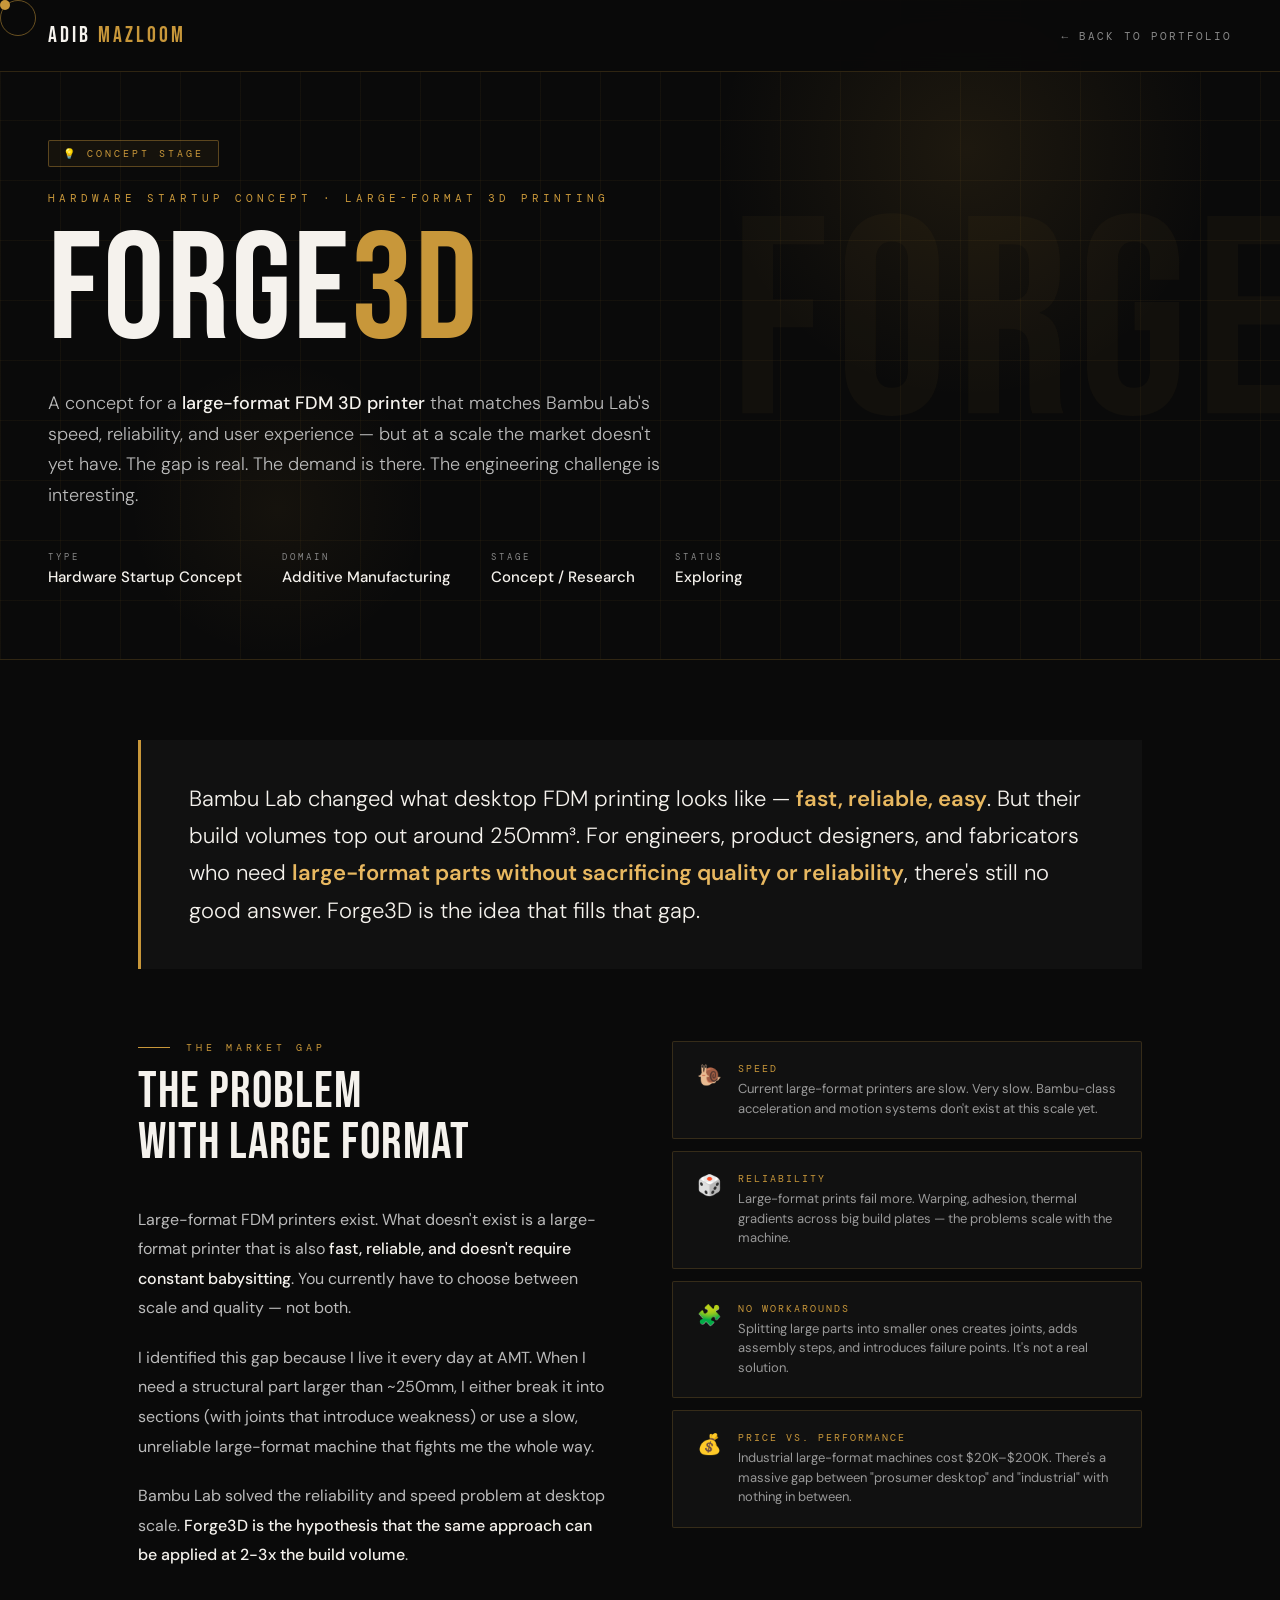
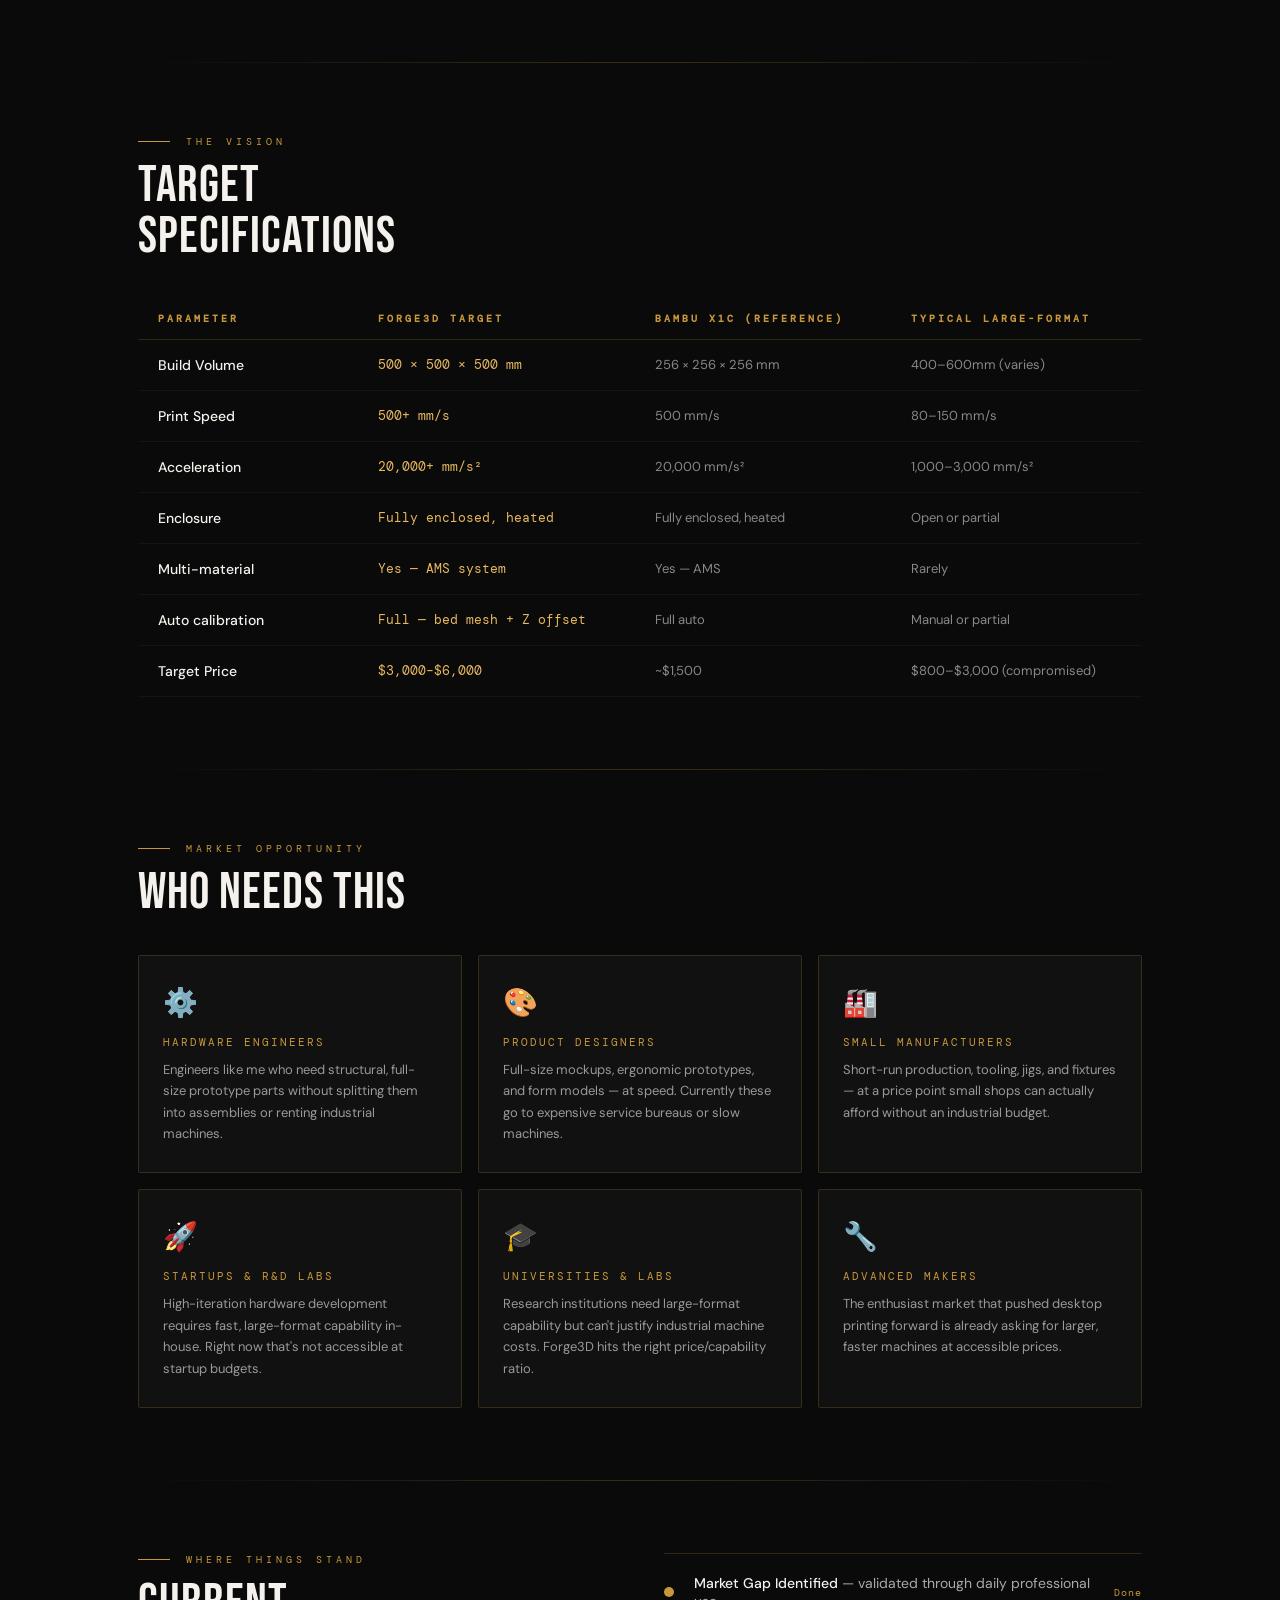
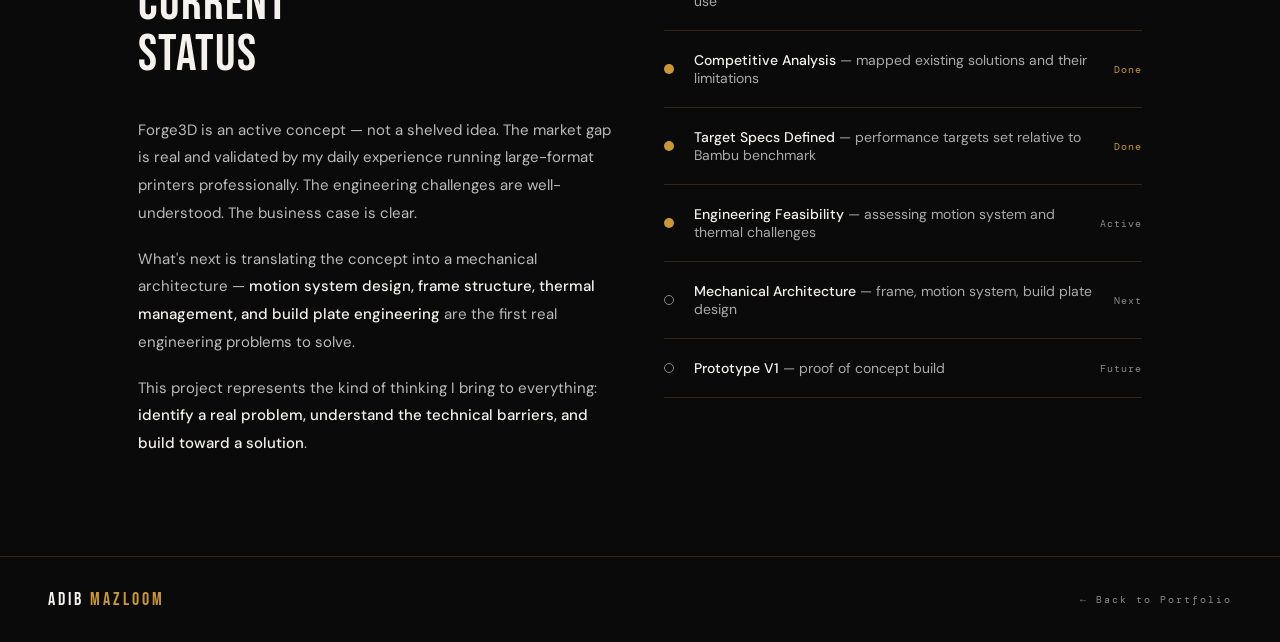
<file: projects/forge3d.html>
<!DOCTYPE html>
<html lang="en">
<head>
  <meta charset="UTF-8">
  <meta name="viewport" content="width=device-width, initial-scale=1.0">
  <title>Forge3D — Adib Mazloom</title>
  <meta name="description" content="Forge3D — a startup concept for a large-format 3D printer: Bambu-class speed and reliability at 2–3× the build volume. Market analysis and product plan by Adib Mazloom.">
  <link rel="canonical" href="https://adibmazloom.com/projects/forge3d.html">
  <meta name="theme-color" content="#0A0A0A">
  <link rel="icon" type="image/svg+xml" href="../assets/favicon.svg">
  <meta property="og:type" content="article">
  <meta property="og:title" content="Forge3D — Large-Format 3D Printer Concept">
  <meta property="og:description" content="Bambu-class speed and reliability at 2–3× the build volume. A startup concept by Adib Mazloom.">
  <meta property="og:url" content="https://adibmazloom.com/projects/forge3d.html">
  <meta property="og:image" content="https://adibmazloom.com/assets/og-image.png">
  <meta name="twitter:card" content="summary_large_image">
  <link rel="preconnect" href="https://fonts.googleapis.com">
  <link href="https://fonts.googleapis.com/css2?family=Bebas+Neue&family=DM+Sans:wght@300;400;500;600&family=DM+Mono:wght@400;500&display=swap" rel="stylesheet">
  <style>
    :root {
      --gold: #C8973A; --gold-light: #E8B860;
      --dark: #0A0A0A; --dark2: #111111; --dark3: #181818;
      --white: #F5F2ED; --muted: #888; --line: rgba(200,151,58,0.2);
    }
    *, *::before, *::after { box-sizing: border-box; margin: 0; padding: 0; }
    html { scroll-behavior: smooth; }
    body { font-family: 'DM Sans', sans-serif; background: var(--dark); color: var(--white); overflow-x: hidden; cursor: none; }
    .cursor { width: 10px; height: 10px; border-radius: 50%; background: var(--gold); position: fixed; top: 0; left: 0; pointer-events: none; z-index: 9999; }
    .cursor-ring { width: 36px; height: 36px; border-radius: 50%; border: 1px solid var(--gold); position: fixed; top: 0; left: 0; pointer-events: none; z-index: 9998; transition: width 0.3s, height 0.3s, opacity 0.3s; opacity: 0.5; }
    nav { position: fixed; top: 0; width: 100%; padding: 22px 48px; display: flex; align-items: center; justify-content: space-between; z-index: 100; background: rgba(10,10,10,0.95); backdrop-filter: blur(12px); border-bottom: 1px solid var(--line); }
    .nav-logo { font-family: 'Bebas Neue', sans-serif; font-size: 22px; letter-spacing: 3px; color: var(--white); text-decoration: none; }
    .nav-logo span { color: var(--gold); }
    .nav-back { font-family: 'DM Mono', monospace; font-size: 11px; letter-spacing: 2px; text-transform: uppercase; color: var(--muted); text-decoration: none; transition: color 0.3s; }
    .nav-back:hover { color: var(--gold); }

    /* HERO — grid-forward concept feel */
    .page-hero { min-height: 70vh; display: flex; flex-direction: column; justify-content: flex-end; padding: 140px 48px 72px; position: relative; overflow: hidden; background: var(--dark); border-bottom: 1px solid var(--line); }
    .hero-grid { position: absolute; inset: 0; background-image: linear-gradient(rgba(200,151,58,0.06) 1px, transparent 1px), linear-gradient(90deg, rgba(200,151,58,0.06) 1px, transparent 1px); background-size: 60px 60px; }
    .hero-glow-1 { position: absolute; width: 500px; height: 500px; background: radial-gradient(circle, rgba(200,151,58,0.1) 0%, transparent 70%); top: -100px; right: 5%; border-radius: 50%; }
    .hero-glow-2 { position: absolute; width: 300px; height: 300px; background: radial-gradient(circle, rgba(200,151,58,0.06) 0%, transparent 70%); bottom: 0; left: 10%; border-radius: 50%; }

    /* Large background text */
    .hero-bg-text { position: absolute; font-family: 'Bebas Neue', sans-serif; font-size: clamp(180px, 22vw, 340px); color: rgba(200,151,58,0.04); letter-spacing: 8px; top: 50%; right: -2%; transform: translateY(-50%); line-height: 1; pointer-events: none; white-space: nowrap; }

    .concept-badge { display: inline-flex; align-items: center; gap: 8px; font-family: 'DM Mono', monospace; font-size: 10px; letter-spacing: 3px; text-transform: uppercase; color: var(--gold); border: 1px solid rgba(200,151,58,0.4); padding: 6px 14px; border-radius: 2px; margin-bottom: 24px; background: rgba(200,151,58,0.06); }
    .page-hero-content { position: relative; z-index: 1; max-width: 900px; }
    .page-eyebrow { font-family: 'DM Mono', monospace; font-size: 11px; letter-spacing: 4px; text-transform: uppercase; color: var(--gold); margin-bottom: 20px; }
    .page-title { font-family: 'Bebas Neue', sans-serif; font-size: clamp(72px, 12vw, 160px); line-height: 0.88; letter-spacing: 2px; color: var(--white); }
    .page-title span { color: var(--gold); }
    .page-subtitle { margin-top: 28px; font-size: 18px; font-weight: 300; color: #bbb; max-width: 620px; line-height: 1.7; }
    .page-subtitle strong { color: var(--white); font-weight: 500; }
    .page-meta { display: flex; gap: 40px; margin-top: 40px; flex-wrap: wrap; }
    .meta-item .meta-label { font-family: 'DM Mono', monospace; font-size: 9px; letter-spacing: 3px; text-transform: uppercase; color: var(--muted); margin-bottom: 4px; }
    .meta-item .meta-value { font-size: 15px; font-weight: 500; color: var(--white); }

    .page-content { max-width: 1100px; margin: 0 auto; padding: 80px 48px; }
    .section-divider { width: 100%; height: 1px; background: linear-gradient(90deg, transparent, var(--gold), transparent); opacity: 0.25; margin: 72px 0; }
    .content-label { font-family: 'DM Mono', monospace; font-size: 10px; letter-spacing: 4px; text-transform: uppercase; color: var(--gold); margin-bottom: 12px; display: flex; align-items: center; gap: 16px; }
    .content-label::before { content: ''; width: 32px; height: 1px; background: var(--gold); }
    .content-title { font-family: 'Bebas Neue', sans-serif; font-size: clamp(32px, 4vw, 54px); letter-spacing: 1px; margin-bottom: 36px; line-height: 1; }

    /* PROBLEM STATEMENT */
    .problem-layout { display: grid; grid-template-columns: 1fr 1fr; gap: 64px; }
    .problem-copy p { font-size: 16px; line-height: 1.85; color: #bbb; margin-bottom: 20px; }
    .problem-copy p strong { color: var(--white); font-weight: 500; }
    .gap-cards { display: flex; flex-direction: column; gap: 12px; }
    .gap-card { background: var(--dark2); border: 1px solid var(--line); border-radius: 2px; padding: 20px 24px; display: flex; align-items: flex-start; gap: 16px; transition: border-color 0.3s; }
    .gap-card:hover { border-color: rgba(200,151,58,0.4); }
    .gap-icon { font-size: 20px; flex-shrink: 0; }
    .gap-label { font-family: 'DM Mono', monospace; font-size: 10px; letter-spacing: 2px; text-transform: uppercase; color: var(--gold); margin-bottom: 4px; }
    .gap-text { font-size: 13px; color: #999; line-height: 1.5; }

    /* TARGET SPECS */
    .specs-table { width: 100%; border-collapse: collapse; }
    .specs-table th { font-family: 'DM Mono', monospace; font-size: 10px; letter-spacing: 3px; text-transform: uppercase; color: var(--gold); text-align: left; padding: 14px 20px; border-bottom: 1px solid var(--line); }
    .specs-table td { font-size: 14px; padding: 16px 20px; border-bottom: 1px solid rgba(255,255,255,0.04); color: #bbb; vertical-align: top; }
    .specs-table tr:hover td { background: rgba(200,151,58,0.03); }
    .specs-table td:first-child { color: var(--white); font-weight: 500; width: 220px; }
    .specs-table td.target { color: var(--gold-light); font-family: 'DM Mono', monospace; font-size: 13px; }
    .specs-table td.existing { color: var(--muted); font-size: 13px; }

    /* VISION STATEMENT */
    .vision-block { background: var(--dark2); border-left: 3px solid var(--gold); padding: 40px 48px; margin: 0 0 72px; }
    .vision-text { font-size: 22px; font-weight: 300; line-height: 1.7; color: var(--white); }
    .vision-text strong { font-weight: 600; color: var(--gold-light); }

    /* WHY IT MATTERS */
    .market-grid { display: grid; grid-template-columns: repeat(3, 1fr); gap: 16px; }
    .market-card { background: var(--dark2); border: 1px solid var(--line); border-radius: 2px; padding: 28px 24px; transition: border-color 0.3s; }
    .market-card:hover { border-color: rgba(200,151,58,0.4); }
    .market-icon { font-size: 28px; margin-bottom: 14px; }
    .market-title { font-family: 'DM Mono', monospace; font-size: 11px; letter-spacing: 2px; text-transform: uppercase; color: var(--gold); margin-bottom: 10px; }
    .market-desc { font-size: 13px; line-height: 1.65; color: #999; }

    /* STATUS */
    .status-layout { display: grid; grid-template-columns: 1fr 1fr; gap: 48px; align-items: start; }
    .status-copy p { font-size: 15px; line-height: 1.85; color: #bbb; margin-bottom: 18px; }
    .status-copy p strong { color: var(--white); font-weight: 500; }
    .stage-list { display: flex; flex-direction: column; gap: 0; }
    .stage-item { display: flex; gap: 20px; padding: 20px 0; border-bottom: 1px solid var(--line); align-items: center; }
    .stage-item:first-child { border-top: 1px solid var(--line); }
    .stage-dot { width: 10px; height: 10px; border-radius: 50%; flex-shrink: 0; }
    .stage-dot.done { background: var(--gold); }
    .stage-dot.active { background: var(--gold); animation: blink 2s infinite; }
    .stage-dot.future { background: transparent; border: 1px solid var(--muted); }
    @keyframes blink { 0%, 100% { opacity: 1; } 50% { opacity: 0.2; } }
    .stage-label { font-size: 14px; color: #aaa; }
    .stage-label strong { color: var(--white); font-weight: 500; }
    .stage-status { margin-left: auto; font-family: 'DM Mono', monospace; font-size: 10px; letter-spacing: 1px; color: var(--muted); flex-shrink: 0; }
    .stage-status.done { color: var(--gold); }

    footer { padding: 32px 48px; background: var(--dark); border-top: 1px solid var(--line); display: flex; align-items: center; justify-content: space-between; }
    .footer-logo { font-family: 'Bebas Neue', sans-serif; font-size: 18px; letter-spacing: 3px; color: var(--white); }
    .footer-logo span { color: var(--gold); }
    .footer-back { font-family: 'DM Mono', monospace; font-size: 10px; letter-spacing: 2px; color: var(--muted); text-decoration: none; transition: color 0.3s; }
    .footer-back:hover { color: var(--gold); }

    .reveal { opacity: 0; transform: translateY(30px); transition: opacity 0.7s ease, transform 0.7s ease; }
    .reveal.visible { opacity: 1; transform: translateY(0); }

    @media (max-width: 900px) {
      nav { padding: 20px 24px; } .page-hero { padding: 100px 24px 56px; } .page-content { padding: 60px 24px; }
      .problem-layout { grid-template-columns: 1fr; }
      .market-grid { grid-template-columns: 1fr 1fr; }
      .status-layout { grid-template-columns: 1fr; }
      .hero-bg-text { display: none; }
      footer { padding: 24px; }
    }
  </style>
</head>
<body>
  <div class="cursor" id="cursor"></div>
  <div class="cursor-ring" id="cursorRing"></div>

  <nav>
    <a class="nav-logo" href="../index.html">ADIB <span>MAZLOOM</span></a>
    <a class="nav-back" href="../index.html">← Back to Portfolio</a>
  </nav>

  <div class="page-hero">
    <div class="hero-grid"></div>
    <div class="hero-glow-1"></div>
    <div class="hero-glow-2"></div>
    <div class="hero-bg-text">FORGE</div>
    <div class="page-hero-content">
      <div class="concept-badge">💡 Concept Stage</div>
      <div class="page-eyebrow">Hardware Startup Concept · Large-Format 3D Printing</div>
      <div class="page-title">FORGE<span>3D</span></div>
      <p class="page-subtitle">
        A concept for a <strong>large-format FDM 3D printer</strong> that matches Bambu Lab's 
        speed, reliability, and user experience — but at a scale the market doesn't yet have. 
        The gap is real. The demand is there. The engineering challenge is interesting.
      </p>
      <div class="page-meta">
        <div class="meta-item"><div class="meta-label">Type</div><div class="meta-value">Hardware Startup Concept</div></div>
        <div class="meta-item"><div class="meta-label">Domain</div><div class="meta-value">Additive Manufacturing</div></div>
        <div class="meta-item"><div class="meta-label">Stage</div><div class="meta-value">Concept / Research</div></div>
        <div class="meta-item"><div class="meta-label">Status</div><div class="meta-value">Exploring</div></div>
      </div>
    </div>
  </div>

  <div class="page-content">

    <div class="vision-block reveal">
      <div class="vision-text">
        Bambu Lab changed what desktop FDM printing looks like — 
        <strong>fast, reliable, easy</strong>. But their build volumes top out around 250mm³. 
        For engineers, product designers, and fabricators who need <strong>large-format parts 
        without sacrificing quality or reliability</strong>, there's still no good answer. 
        Forge3D is the idea that fills that gap.
      </div>
    </div>

    <!-- THE PROBLEM -->
    <div class="problem-layout reveal">
      <div class="problem-copy">
        <div class="content-label">The Market Gap</div>
        <div class="content-title">THE PROBLEM<br>WITH LARGE FORMAT</div>
        <p>
          Large-format FDM printers exist. What doesn't exist is a large-format printer 
          that is also <strong>fast, reliable, and doesn't require constant babysitting</strong>. 
          You currently have to choose between scale and quality — not both.
        </p>
        <p>
          I identified this gap because I live it every day at AMT. When I need a structural 
          part larger than ~250mm, I either break it into sections (with joints that introduce 
          weakness) or use a slow, unreliable large-format machine that fights me the whole way.
        </p>
        <p>
          Bambu Lab solved the reliability and speed problem at desktop scale. 
          <strong>Forge3D is the hypothesis that the same approach can be applied at 2-3x the build volume</strong>.
        </p>
      </div>
      <div class="gap-cards">
        <div class="gap-card">
          <div class="gap-icon">🐌</div>
          <div>
            <div class="gap-label">Speed</div>
            <div class="gap-text">Current large-format printers are slow. Very slow. Bambu-class acceleration and motion systems don't exist at this scale yet.</div>
          </div>
        </div>
        <div class="gap-card">
          <div class="gap-icon">🎲</div>
          <div>
            <div class="gap-label">Reliability</div>
            <div class="gap-text">Large-format prints fail more. Warping, adhesion, thermal gradients across big build plates — the problems scale with the machine.</div>
          </div>
        </div>
        <div class="gap-card">
          <div class="gap-icon">🧩</div>
          <div>
            <div class="gap-label">No Workarounds</div>
            <div class="gap-text">Splitting large parts into smaller ones creates joints, adds assembly steps, and introduces failure points. It's not a real solution.</div>
          </div>
        </div>
        <div class="gap-card">
          <div class="gap-icon">💰</div>
          <div>
            <div class="gap-label">Price vs. Performance</div>
            <div class="gap-text">Industrial large-format machines cost $20K–$200K. There's a massive gap between "prosumer desktop" and "industrial" with nothing in between.</div>
          </div>
        </div>
      </div>
    </div>

    <div class="section-divider"></div>

    <!-- TARGET SPECS -->
    <div class="reveal">
      <div class="content-label">The Vision</div>
      <div class="content-title">TARGET<br>SPECIFICATIONS</div>
    </div>
    <table class="specs-table reveal">
      <thead>
        <tr>
          <th>Parameter</th>
          <th>Forge3D Target</th>
          <th>Bambu X1C (reference)</th>
          <th>Typical Large-Format</th>
        </tr>
      </thead>
      <tbody>
        <tr>
          <td>Build Volume</td>
          <td class="target">500 × 500 × 500 mm</td>
          <td class="existing">256 × 256 × 256 mm</td>
          <td class="existing">400–600mm (varies)</td>
        </tr>
        <tr>
          <td>Print Speed</td>
          <td class="target">500+ mm/s</td>
          <td class="existing">500 mm/s</td>
          <td class="existing">80–150 mm/s</td>
        </tr>
        <tr>
          <td>Acceleration</td>
          <td class="target">20,000+ mm/s²</td>
          <td class="existing">20,000 mm/s²</td>
          <td class="existing">1,000–3,000 mm/s²</td>
        </tr>
        <tr>
          <td>Enclosure</td>
          <td class="target">Fully enclosed, heated</td>
          <td class="existing">Fully enclosed, heated</td>
          <td class="existing">Open or partial</td>
        </tr>
        <tr>
          <td>Multi-material</td>
          <td class="target">Yes — AMS system</td>
          <td class="existing">Yes — AMS</td>
          <td class="existing">Rarely</td>
        </tr>
        <tr>
          <td>Auto calibration</td>
          <td class="target">Full — bed mesh + Z offset</td>
          <td class="existing">Full auto</td>
          <td class="existing">Manual or partial</td>
        </tr>
        <tr>
          <td>Target Price</td>
          <td class="target">$3,000–$6,000</td>
          <td class="existing">~$1,500</td>
          <td class="existing">$800–$3,000 (compromised)</td>
        </tr>
      </tbody>
    </table>

    <div class="section-divider"></div>

    <!-- WHY IT MATTERS -->
    <div class="reveal">
      <div class="content-label">Market Opportunity</div>
      <div class="content-title">WHO NEEDS THIS</div>
    </div>
    <div class="market-grid reveal">
      <div class="market-card">
        <div class="market-icon">⚙️</div>
        <div class="market-title">Hardware Engineers</div>
        <div class="market-desc">Engineers like me who need structural, full-size prototype parts without splitting them into assemblies or renting industrial machines.</div>
      </div>
      <div class="market-card">
        <div class="market-icon">🎨</div>
        <div class="market-title">Product Designers</div>
        <div class="market-desc">Full-size mockups, ergonomic prototypes, and form models — at speed. Currently these go to expensive service bureaus or slow machines.</div>
      </div>
      <div class="market-card">
        <div class="market-icon">🏭</div>
        <div class="market-title">Small Manufacturers</div>
        <div class="market-desc">Short-run production, tooling, jigs, and fixtures — at a price point small shops can actually afford without an industrial budget.</div>
      </div>
      <div class="market-card">
        <div class="market-icon">🚀</div>
        <div class="market-title">Startups & R&D Labs</div>
        <div class="market-desc">High-iteration hardware development requires fast, large-format capability in-house. Right now that's not accessible at startup budgets.</div>
      </div>
      <div class="market-card">
        <div class="market-icon">🎓</div>
        <div class="market-title">Universities & Labs</div>
        <div class="market-desc">Research institutions need large-format capability but can't justify industrial machine costs. Forge3D hits the right price/capability ratio.</div>
      </div>
      <div class="market-card">
        <div class="market-icon">🔧</div>
        <div class="market-title">Advanced Makers</div>
        <div class="market-desc">The enthusiast market that pushed desktop printing forward is already asking for larger, faster machines at accessible prices.</div>
      </div>
    </div>

    <div class="section-divider"></div>

    <!-- STATUS -->
    <div class="status-layout reveal">
      <div class="status-copy">
        <div class="content-label">Where Things Stand</div>
        <div class="content-title">CURRENT<br>STATUS</div>
        <p>
          Forge3D is an active concept — not a shelved idea. The market gap is real and 
          validated by my daily experience running large-format printers professionally. 
          The engineering challenges are well-understood. The business case is clear.
        </p>
        <p>
          What's next is translating the concept into a mechanical architecture — 
          <strong>motion system design, frame structure, thermal management, and build plate 
          engineering</strong> are the first real engineering problems to solve.
        </p>
        <p>
          This project represents the kind of thinking I bring to everything: 
          <strong>identify a real problem, understand the technical barriers, 
          and build toward a solution</strong>.
        </p>
      </div>
      <div class="stage-list">
        <div class="stage-item">
          <div class="stage-dot done"></div>
          <div class="stage-label"><strong>Market Gap Identified</strong> — validated through daily professional use</div>
          <div class="stage-status done">Done</div>
        </div>
        <div class="stage-item">
          <div class="stage-dot done"></div>
          <div class="stage-label"><strong>Competitive Analysis</strong> — mapped existing solutions and their limitations</div>
          <div class="stage-status done">Done</div>
        </div>
        <div class="stage-item">
          <div class="stage-dot done"></div>
          <div class="stage-label"><strong>Target Specs Defined</strong> — performance targets set relative to Bambu benchmark</div>
          <div class="stage-status done">Done</div>
        </div>
        <div class="stage-item">
          <div class="stage-dot active"></div>
          <div class="stage-label"><strong>Engineering Feasibility</strong> — assessing motion system and thermal challenges</div>
          <div class="stage-status">Active</div>
        </div>
        <div class="stage-item">
          <div class="stage-dot future"></div>
          <div class="stage-label"><strong>Mechanical Architecture</strong> — frame, motion system, build plate design</div>
          <div class="stage-status">Next</div>
        </div>
        <div class="stage-item">
          <div class="stage-dot future"></div>
          <div class="stage-label"><strong>Prototype V1</strong> — proof of concept build</div>
          <div class="stage-status">Future</div>
        </div>
      </div>
    </div>

  </div>

  <footer>
    <div class="footer-logo">ADIB <span>MAZLOOM</span></div>
    <a class="footer-back" href="../index.html">← Back to Portfolio</a>
  </footer>

  <script>
    const cursor = document.getElementById('cursor');
    const ring = document.getElementById('cursorRing');
    let mx = 0, my = 0;
    document.addEventListener('mousemove', e => {
      mx = e.clientX; my = e.clientY;
      cursor.style.transform = `translate(${mx - 5}px, ${my - 5}px)`;
      ring.style.transform = `translate(${mx - 18}px, ${my - 18}px)`;
    });
    const observer = new IntersectionObserver(entries => {
      entries.forEach(e => { if (e.isIntersecting) e.target.classList.add('visible'); });
    }, { threshold: 0.1 });
    document.querySelectorAll('.reveal').forEach(el => observer.observe(el));
  </script>
</body>
</html>
</file>
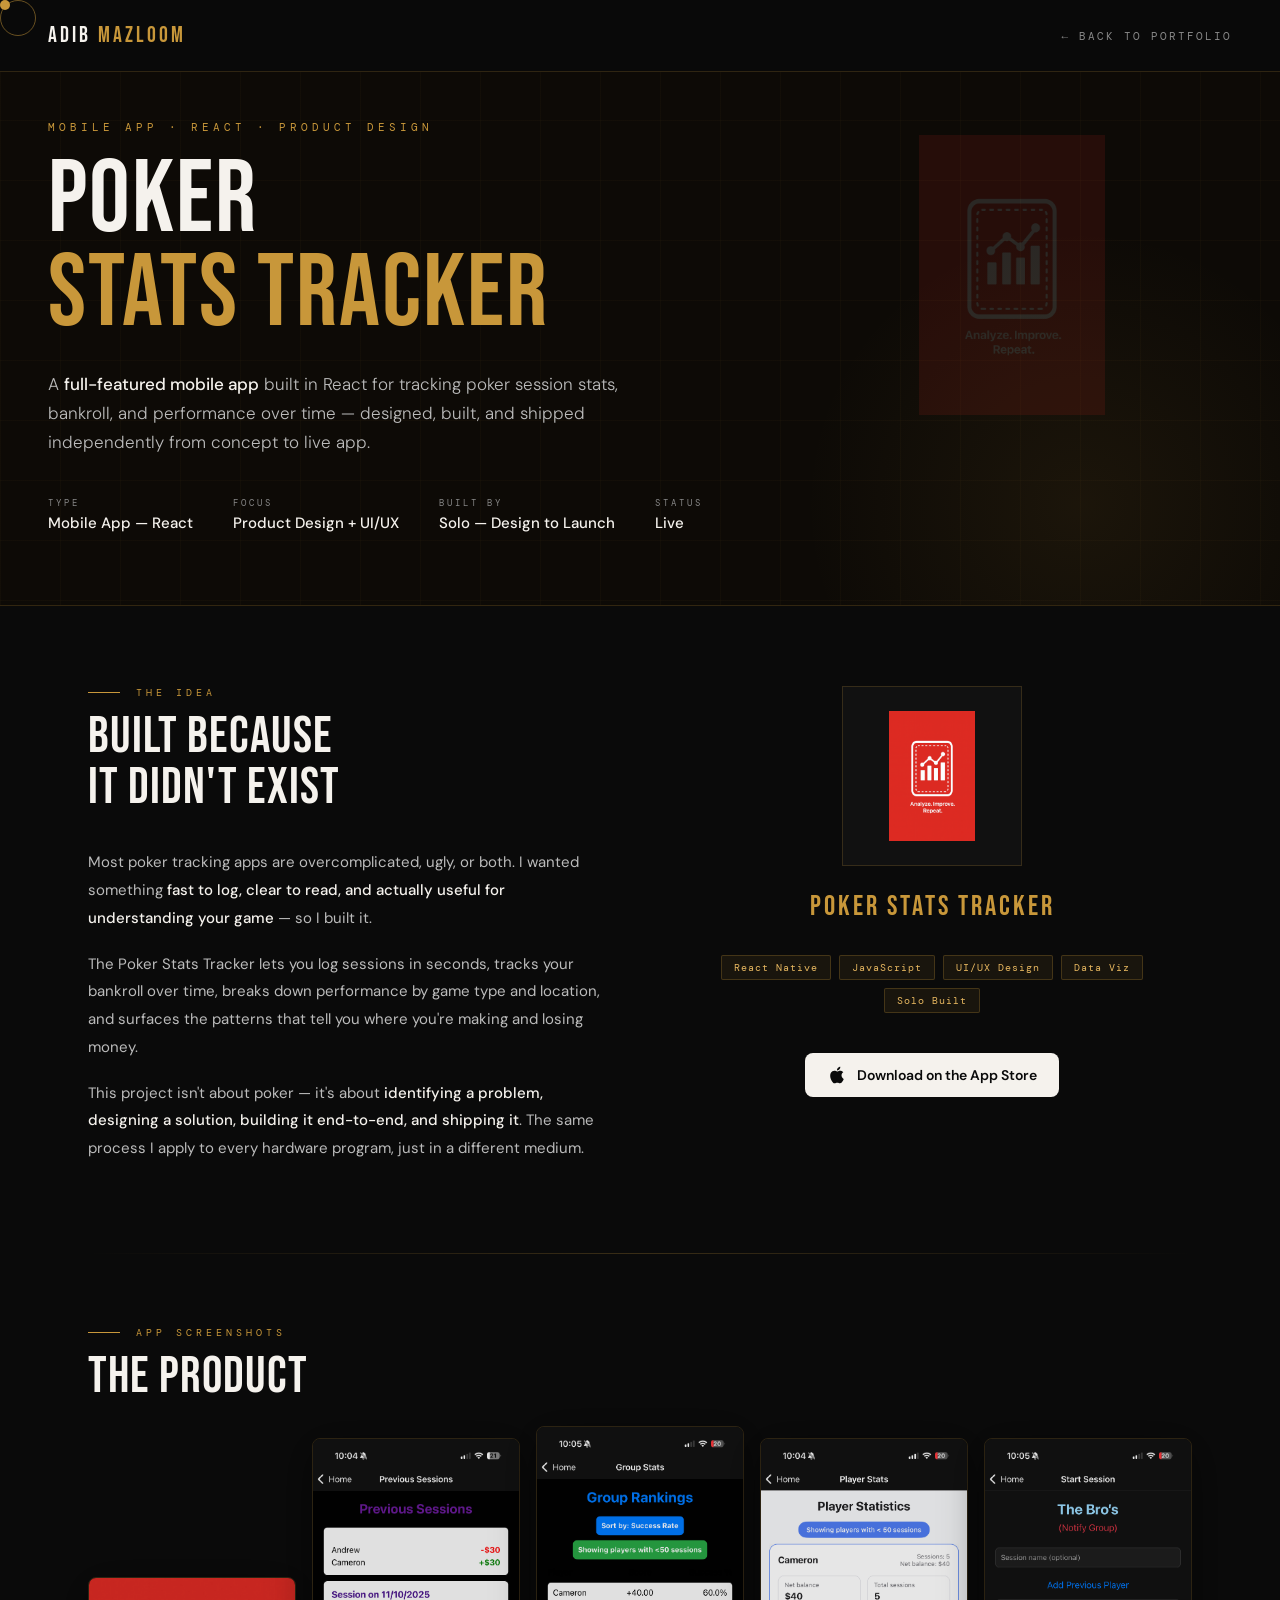
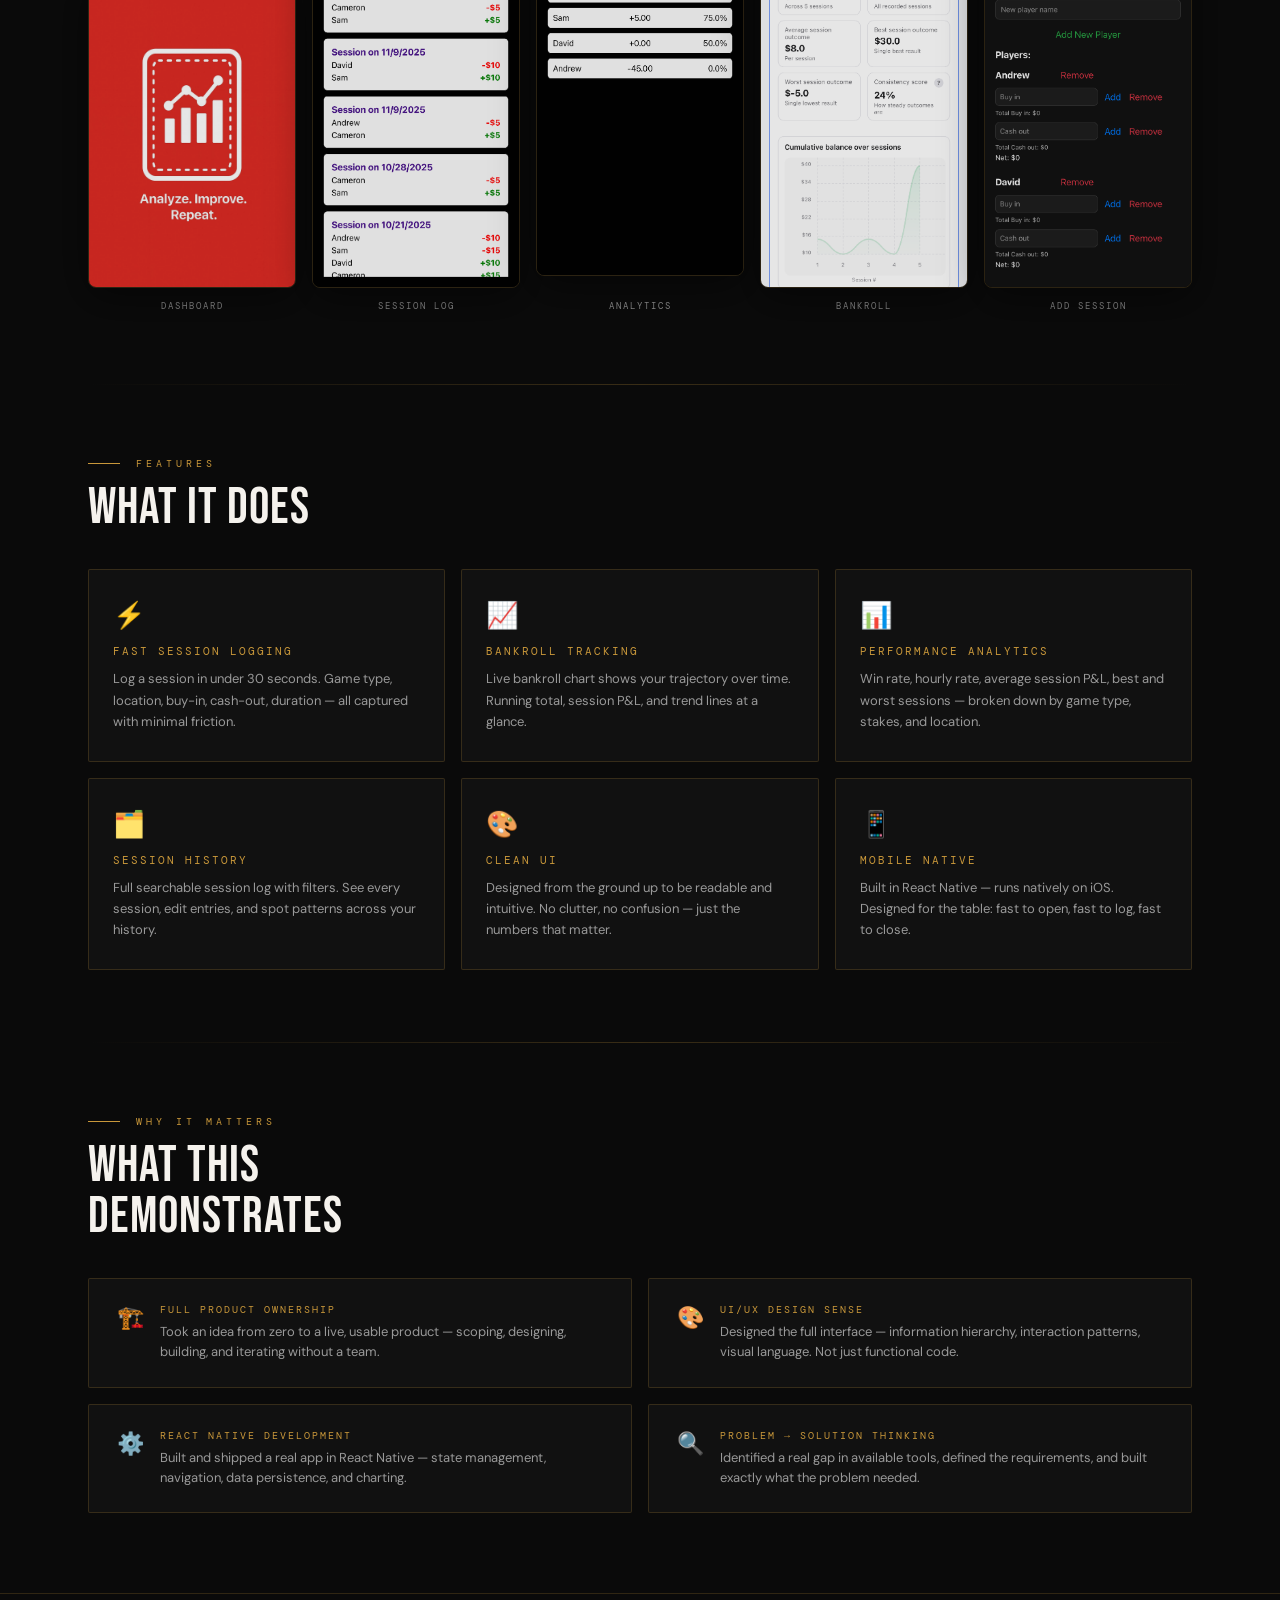
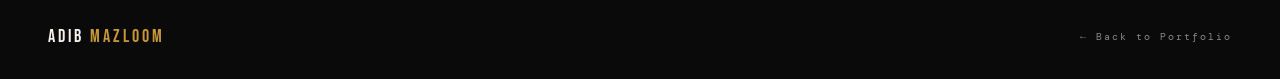
<file: projects/poker.html>
<!DOCTYPE html>
<html lang="en">
<head>
  <meta charset="UTF-8">
  <meta name="viewport" content="width=device-width, initial-scale=1.0">
  <title>Poker Stats Tracker — Adib Mazloom</title>
  <meta name="description" content="Poker Stats Tracker — a full-featured React Native poker session tracking and analytics app, live on the App Store. Designed, built, and shipped solo by Adib Mazloom.">
  <link rel="canonical" href="https://adibmazloom.com/projects/poker.html">
  <meta name="theme-color" content="#0A0A0A">
  <link rel="icon" type="image/svg+xml" href="../assets/favicon.svg">
  <meta property="og:type" content="article">
  <meta property="og:title" content="Poker Stats Tracker — React Native App on the App Store">
  <meta property="og:description" content="Full-featured poker session tracking and analytics app. Designed, built, and shipped solo by Adib Mazloom.">
  <meta property="og:url" content="https://adibmazloom.com/projects/poker.html">
  <meta property="og:image" content="https://adibmazloom.com/assets/og-image.png">
  <meta name="twitter:card" content="summary_large_image">
  <link rel="preconnect" href="https://fonts.googleapis.com">
  <link href="https://fonts.googleapis.com/css2?family=Bebas+Neue&family=DM+Sans:wght@300;400;500;600&family=DM+Mono:wght@400;500&display=swap" rel="stylesheet">
  <style>
    :root {
      --gold: #C8973A; --gold-light: #E8B860;
      --dark: #0A0A0A; --dark2: #111111; --dark3: #181818;
      --white: #F5F2ED; --muted: #888; --line: rgba(200,151,58,0.2);
    }
    *, *::before, *::after { box-sizing: border-box; margin: 0; padding: 0; }
    html { scroll-behavior: smooth; }
    body { font-family: 'DM Sans', sans-serif; background: var(--dark); color: var(--white); overflow-x: hidden; cursor: none; }
    .cursor { width: 10px; height: 10px; border-radius: 50%; background: var(--gold); position: fixed; top: 0; left: 0; pointer-events: none; z-index: 9999; }
    .cursor-ring { width: 36px; height: 36px; border-radius: 50%; border: 1px solid var(--gold); position: fixed; top: 0; left: 0; pointer-events: none; z-index: 9998; transition: width 0.3s, height 0.3s, opacity 0.3s; opacity: 0.5; }
    nav { position: fixed; top: 0; width: 100%; padding: 22px 48px; display: flex; align-items: center; justify-content: space-between; z-index: 100; background: rgba(10,10,10,0.95); backdrop-filter: blur(12px); border-bottom: 1px solid var(--line); }
    .nav-logo { font-family: 'Bebas Neue', sans-serif; font-size: 22px; letter-spacing: 3px; color: var(--white); text-decoration: none; }
    .nav-logo span { color: var(--gold); }
    .nav-back { font-family: 'DM Mono', monospace; font-size: 11px; letter-spacing: 2px; text-transform: uppercase; color: var(--muted); text-decoration: none; transition: color 0.3s; }
    .nav-back:hover { color: var(--gold); }

    /* HERO — app-style dark with logo */
    .page-hero { min-height: 65vh; display: flex; flex-direction: column; justify-content: flex-end; padding: 120px 48px 72px; position: relative; overflow: hidden; background: #0d0a06; border-bottom: 1px solid var(--line); }
    .hero-grid { position: absolute; inset: 0; background-image: linear-gradient(rgba(200,151,58,0.03) 1px, transparent 1px), linear-gradient(90deg, rgba(200,151,58,0.03) 1px, transparent 1px); background-size: 60px 60px; }
    .hero-glow { position: absolute; width: 600px; height: 600px; background: radial-gradient(circle, rgba(200,151,58,0.08) 0%, transparent 65%); bottom: -200px; right: -100px; border-radius: 50%; }
    .hero-logo { position: absolute; top: 50%; right: 10%; transform: translateY(-60%); opacity: 0.12; width: 280px; height: 280px; object-fit: contain; }
    .page-hero-content { position: relative; z-index: 1; max-width: 860px; }
    .page-eyebrow { font-family: 'DM Mono', monospace; font-size: 11px; letter-spacing: 4px; text-transform: uppercase; color: var(--gold); margin-bottom: 20px; }
    .page-title { font-family: 'Bebas Neue', sans-serif; font-size: clamp(52px, 8vw, 110px); line-height: 0.92; letter-spacing: 2px; color: var(--white); }
    .page-title span { color: var(--gold); }
    .page-subtitle { margin-top: 28px; font-size: 17px; font-weight: 300; color: #bbb; max-width: 580px; line-height: 1.7; }
    .page-subtitle strong { color: var(--white); font-weight: 500; }
    .page-meta { display: flex; gap: 40px; margin-top: 40px; flex-wrap: wrap; }
    .meta-item .meta-label { font-family: 'DM Mono', monospace; font-size: 9px; letter-spacing: 3px; text-transform: uppercase; color: var(--muted); margin-bottom: 4px; }
    .meta-item .meta-value { font-size: 15px; font-weight: 500; color: var(--white); }

    .page-content { max-width: 1200px; margin: 0 auto; padding: 80px 48px; }
    .section-divider { width: 100%; height: 1px; background: linear-gradient(90deg, transparent, var(--gold), transparent); opacity: 0.25; margin: 72px 0; }
    .content-label { font-family: 'DM Mono', monospace; font-size: 10px; letter-spacing: 4px; text-transform: uppercase; color: var(--gold); margin-bottom: 12px; display: flex; align-items: center; gap: 16px; }
    .content-label::before { content: ''; width: 32px; height: 1px; background: var(--gold); }
    .content-title { font-family: 'Bebas Neue', sans-serif; font-size: clamp(32px, 4vw, 54px); letter-spacing: 1px; margin-bottom: 36px; line-height: 1; }

    /* OVERVIEW */
    .overview-layout { display: grid; grid-template-columns: 1fr 1fr; gap: 64px; align-items: start; }
    .overview-copy p { font-size: 15px; line-height: 1.85; color: #bbb; margin-bottom: 18px; }
    .overview-copy p strong { color: var(--white); font-weight: 500; }
    .logo-display { display: flex; flex-direction: column; align-items: center; gap: 24px; }
    .logo-display img { width: 180px; height: 180px; object-fit: contain; border: 1px solid var(--line); padding: 24px; background: var(--dark2); }
    .logo-name { font-family: 'Bebas Neue', sans-serif; font-size: 28px; letter-spacing: 3px; color: var(--gold); }
    .skill-pills { display: flex; flex-wrap: wrap; gap: 8px; justify-content: center; margin-top: 8px; }
    .skill-pill { font-family: 'DM Mono', monospace; font-size: 10px; letter-spacing: 1px; padding: 5px 12px; background: rgba(200,151,58,0.08); border: 1px solid rgba(200,151,58,0.25); color: var(--gold-light); border-radius: 2px; }

    /* PHONE MOCKUP GALLERY */
    .screens-grid { display: grid; grid-template-columns: repeat(5, 1fr); gap: 16px; align-items: end; }
    .screen-wrap { display: flex; flex-direction: column; align-items: center; gap: 12px; }
    .screen-wrap img { width: 100%; border: 1px solid var(--line); border-radius: 8px; display: block; transition: transform 0.4s ease, filter 0.4s; filter: brightness(0.9); box-shadow: 0 8px 40px rgba(0,0,0,0.5); }
    .screen-wrap:hover img { transform: translateY(-8px); filter: brightness(1); }
    .screen-wrap:nth-child(3) img { transform: translateY(-12px); }
    .screen-wrap:nth-child(3):hover img { transform: translateY(-20px); }
    .screen-label { font-family: 'DM Mono', monospace; font-size: 9px; letter-spacing: 2px; text-transform: uppercase; color: var(--muted); text-align: center; }

    /* FEATURE GRID */
    .features-grid { display: grid; grid-template-columns: repeat(3, 1fr); gap: 16px; }
    .feature-card { background: var(--dark2); border: 1px solid var(--line); border-radius: 2px; padding: 28px 24px; transition: border-color 0.3s, transform 0.3s; }
    .feature-card:hover { border-color: rgba(200,151,58,0.4); transform: translateY(-2px); }
    .feature-icon { font-size: 26px; margin-bottom: 12px; }
    .feature-title { font-family: 'DM Mono', monospace; font-size: 11px; letter-spacing: 2px; text-transform: uppercase; color: var(--gold); margin-bottom: 10px; }
    .feature-desc { font-size: 13px; line-height: 1.65; color: #999; }

    /* WHAT THIS SHOWS */
    .shows-grid { display: grid; grid-template-columns: 1fr 1fr; gap: 16px; }
    .shows-item { background: var(--dark2); border: 1px solid var(--line); border-radius: 2px; padding: 24px 28px; display: flex; gap: 16px; align-items: flex-start; }
    .shows-icon { font-size: 22px; flex-shrink: 0; }
    .shows-title { font-family: 'DM Mono', monospace; font-size: 10px; letter-spacing: 2px; text-transform: uppercase; color: var(--gold); margin-bottom: 6px; }
    .shows-desc { font-size: 13px; color: #999; line-height: 1.55; }

    footer { padding: 32px 48px; background: var(--dark); border-top: 1px solid var(--line); display: flex; align-items: center; justify-content: space-between; }
    .footer-logo { font-family: 'Bebas Neue', sans-serif; font-size: 18px; letter-spacing: 3px; color: var(--white); }
    .footer-logo span { color: var(--gold); }
    .footer-back { font-family: 'DM Mono', monospace; font-size: 10px; letter-spacing: 2px; color: var(--muted); text-decoration: none; transition: color 0.3s; }
    .footer-back:hover { color: var(--gold); }

    .reveal { opacity: 0; transform: translateY(30px); transition: opacity 0.7s ease, transform 0.7s ease; }
    .reveal.visible { opacity: 1; transform: translateY(0); }

    @media (max-width: 1024px) { .screens-grid { grid-template-columns: repeat(3, 1fr); } }
    @media (max-width: 900px) {
      nav { padding: 20px 24px; } .page-hero { padding: 100px 24px 56px; } .page-content { padding: 60px 24px; }
      .overview-layout { grid-template-columns: 1fr; }
      .features-grid { grid-template-columns: 1fr 1fr; }
      .shows-grid { grid-template-columns: 1fr; }
      .screens-grid { grid-template-columns: repeat(2, 1fr); }
      footer { padding: 24px; }
    }
  </style>
</head>
<body>
  <div class="cursor" id="cursor"></div>
  <div class="cursor-ring" id="cursorRing"></div>

  <nav>
    <a class="nav-logo" href="../index.html">ADIB <span>MAZLOOM</span></a>
    <a class="nav-back" href="../index.html">← Back to Portfolio</a>
  </nav>

  <div class="page-hero">
    <div class="hero-grid"></div>
    <div class="hero-glow"></div>
    <img class="hero-logo" src="../assets/images/poker/poker-logo.png" alt="Poker Stats Logo">
    <div class="page-hero-content">
      <div class="page-eyebrow">Mobile App · React · Product Design</div>
      <div class="page-title">POKER<br><span>STATS TRACKER</span></div>
      <p class="page-subtitle">
        A <strong>full-featured mobile app</strong> built in React for tracking poker session 
        stats, bankroll, and performance over time — designed, built, and shipped independently 
        from concept to live app.
      </p>
      <div class="page-meta">
        <div class="meta-item"><div class="meta-label">Type</div><div class="meta-value">Mobile App — React</div></div>
        <div class="meta-item"><div class="meta-label">Focus</div><div class="meta-value">Product Design + UI/UX</div></div>
        <div class="meta-item"><div class="meta-label">Built By</div><div class="meta-value">Solo — Design to Launch</div></div>
        <div class="meta-item"><div class="meta-label">Status</div><div class="meta-value">Live</div></div>
      </div>
    </div>
  </div>

  <div class="page-content">

    <!-- OVERVIEW -->
    <div class="overview-layout reveal">
      <div class="overview-copy">
        <div class="content-label">The Idea</div>
        <div class="content-title">BUILT BECAUSE<br>IT DIDN'T EXIST</div>
        <p>
          Most poker tracking apps are overcomplicated, ugly, or both. 
          I wanted something <strong>fast to log, clear to read, and actually useful 
          for understanding your game</strong> — so I built it.
        </p>
        <p>
          The Poker Stats Tracker lets you log sessions in seconds, tracks your bankroll 
          over time, breaks down performance by game type and location, and surfaces the 
          patterns that tell you where you're making and losing money.
        </p>
        <p>
          This project isn't about poker — it's about <strong>identifying a problem, 
          designing a solution, building it end-to-end, and shipping it</strong>. 
          The same process I apply to every hardware program, just in a different medium.
        </p>
      </div>
      <div class="logo-display">
        <img src="../assets/images/poker/poker-logo.png" alt="Poker Stats Tracker Logo">
        <div class="logo-name">POKER STATS TRACKER</div>
        <div class="skill-pills">
          <span class="skill-pill">React Native</span>
          <span class="skill-pill">JavaScript</span>
          <span class="skill-pill">UI/UX Design</span>
          <span class="skill-pill">Data Viz</span>
          <span class="skill-pill">Solo Built</span>
        </div>
        <a href="https://apps.apple.com/us/app/poker-stats-tracker/id6753969414" target="_blank" style="display:inline-flex;align-items:center;gap:10px;margin-top:16px;background:var(--white);color:var(--dark);font-family:'DM Sans',sans-serif;font-size:14px;font-weight:600;padding:12px 22px;border-radius:8px;text-decoration:none;transition:opacity .3s;cursor:none;" onmouseenter="this.style.opacity='0.85'" onmouseleave="this.style.opacity='1'">
          <svg width="20" height="20" viewBox="0 0 24 24" fill="currentColor"><path d="M18.71 19.5c-.83 1.24-1.71 2.45-3.05 2.47-1.34.03-1.77-.79-3.29-.79-1.53 0-2 .77-3.27.82-1.31.05-2.3-1.32-3.14-2.53C4.25 17 2.94 12.45 4.7 9.39c.87-1.52 2.43-2.48 4.12-2.51 1.28-.02 2.5.87 3.29.87.78 0 2.26-1.07 3.8-.91.65.03 2.47.26 3.64 1.98-.09.06-2.17 1.28-2.15 3.81.03 3.02 2.65 4.03 2.68 4.04-.03.07-.42 1.44-1.38 2.83M13 3.5c.73-.83 1.94-1.46 2.94-1.5.13 1.17-.34 2.35-1.04 3.19-.69.85-1.83 1.51-2.95 1.42-.15-1.15.41-2.35 1.05-3.11z"/></svg>
          Download on the App Store
        </a>
      </div>
    </div>

    <div class="section-divider"></div>

    <!-- SCREENS -->
    <div class="reveal">
      <div class="content-label">App Screenshots</div>
      <div class="content-title">THE PRODUCT</div>
    </div>
    <div class="screens-grid reveal">
      <div class="screen-wrap">
        <img src="../assets/images/poker/poker1.png" alt="Home Screen">
        <div class="screen-label">Dashboard</div>
      </div>
      <div class="screen-wrap">
        <img src="../assets/images/poker/poker2.png" alt="Session Log">
        <div class="screen-label">Session Log</div>
      </div>
      <div class="screen-wrap">
        <img src="../assets/images/poker/poker3.png" alt="Stats View">
        <div class="screen-label">Analytics</div>
      </div>
      <div class="screen-wrap">
        <img src="../assets/images/poker/poker4.png" alt="Bankroll Chart">
        <div class="screen-label">Bankroll</div>
      </div>
      <div class="screen-wrap">
        <img src="../assets/images/poker/poker5.png" alt="Add Session">
        <div class="screen-label">Add Session</div>
      </div>
    </div>

    <div class="section-divider"></div>

    <!-- FEATURES -->
    <div class="reveal">
      <div class="content-label">Features</div>
      <div class="content-title">WHAT IT DOES</div>
    </div>
    <div class="features-grid reveal">
      <div class="feature-card">
        <div class="feature-icon">⚡</div>
        <div class="feature-title">Fast Session Logging</div>
        <div class="feature-desc">Log a session in under 30 seconds. Game type, location, buy-in, cash-out, duration — all captured with minimal friction.</div>
      </div>
      <div class="feature-card">
        <div class="feature-icon">📈</div>
        <div class="feature-title">Bankroll Tracking</div>
        <div class="feature-desc">Live bankroll chart shows your trajectory over time. Running total, session P&L, and trend lines at a glance.</div>
      </div>
      <div class="feature-card">
        <div class="feature-icon">📊</div>
        <div class="feature-title">Performance Analytics</div>
        <div class="feature-desc">Win rate, hourly rate, average session P&L, best and worst sessions — broken down by game type, stakes, and location.</div>
      </div>
      <div class="feature-card">
        <div class="feature-icon">🗂️</div>
        <div class="feature-title">Session History</div>
        <div class="feature-desc">Full searchable session log with filters. See every session, edit entries, and spot patterns across your history.</div>
      </div>
      <div class="feature-card">
        <div class="feature-icon">🎨</div>
        <div class="feature-title">Clean UI</div>
        <div class="feature-desc">Designed from the ground up to be readable and intuitive. No clutter, no confusion — just the numbers that matter.</div>
      </div>
      <div class="feature-card">
        <div class="feature-icon">📱</div>
        <div class="feature-title">Mobile Native</div>
        <div class="feature-desc">Built in React Native — runs natively on iOS. Designed for the table: fast to open, fast to log, fast to close.</div>
      </div>
    </div>

    <div class="section-divider"></div>

    <!-- WHAT THIS SHOWS -->
    <div class="reveal">
      <div class="content-label">Why It Matters</div>
      <div class="content-title">WHAT THIS<br>DEMONSTRATES</div>
    </div>
    <div class="shows-grid reveal">
      <div class="shows-item">
        <div class="shows-icon">🏗️</div>
        <div>
          <div class="shows-title">Full Product Ownership</div>
          <div class="shows-desc">Took an idea from zero to a live, usable product — scoping, designing, building, and iterating without a team.</div>
        </div>
      </div>
      <div class="shows-item">
        <div class="shows-icon">🎨</div>
        <div>
          <div class="shows-title">UI/UX Design Sense</div>
          <div class="shows-desc">Designed the full interface — information hierarchy, interaction patterns, visual language. Not just functional code.</div>
        </div>
      </div>
      <div class="shows-item">
        <div class="shows-icon">⚙️</div>
        <div>
          <div class="shows-title">React Native Development</div>
          <div class="shows-desc">Built and shipped a real app in React Native — state management, navigation, data persistence, and charting.</div>
        </div>
      </div>
      <div class="shows-item">
        <div class="shows-icon">🔍</div>
        <div>
          <div class="shows-title">Problem → Solution Thinking</div>
          <div class="shows-desc">Identified a real gap in available tools, defined the requirements, and built exactly what the problem needed.</div>
        </div>
      </div>
    </div>

  </div>

  <footer>
    <div class="footer-logo">ADIB <span>MAZLOOM</span></div>
    <a class="footer-back" href="../index.html">← Back to Portfolio</a>
  </footer>

  <script>
    const cursor = document.getElementById('cursor');
    const ring = document.getElementById('cursorRing');
    let mx = 0, my = 0;
    document.addEventListener('mousemove', e => {
      mx = e.clientX; my = e.clientY;
      cursor.style.transform = `translate(${mx - 5}px, ${my - 5}px)`;
      ring.style.transform = `translate(${mx - 18}px, ${my - 18}px)`;
    });
    const observer = new IntersectionObserver(entries => {
      entries.forEach(e => { if (e.isIntersecting) e.target.classList.add('visible'); });
    }, { threshold: 0.1 });
    document.querySelectorAll('.reveal').forEach(el => observer.observe(el));
  </script>
</body>
</html>
</file>
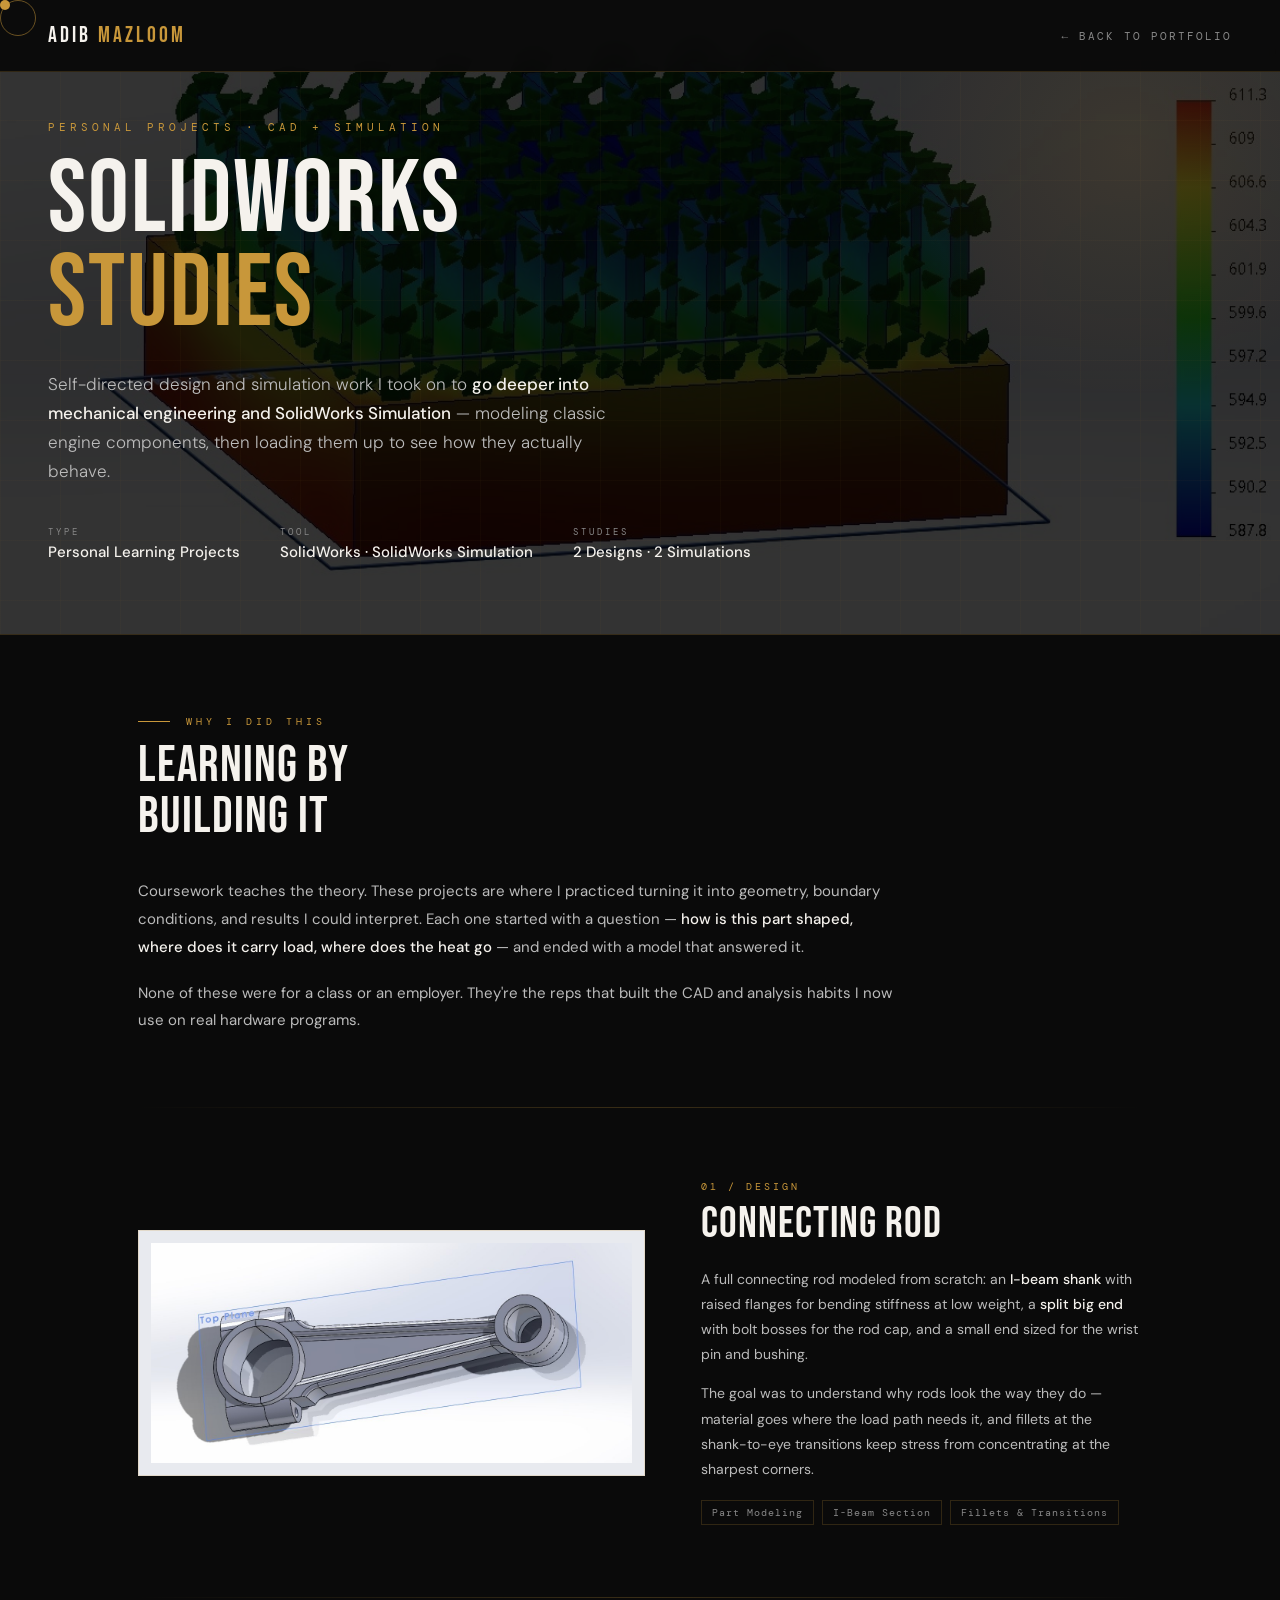
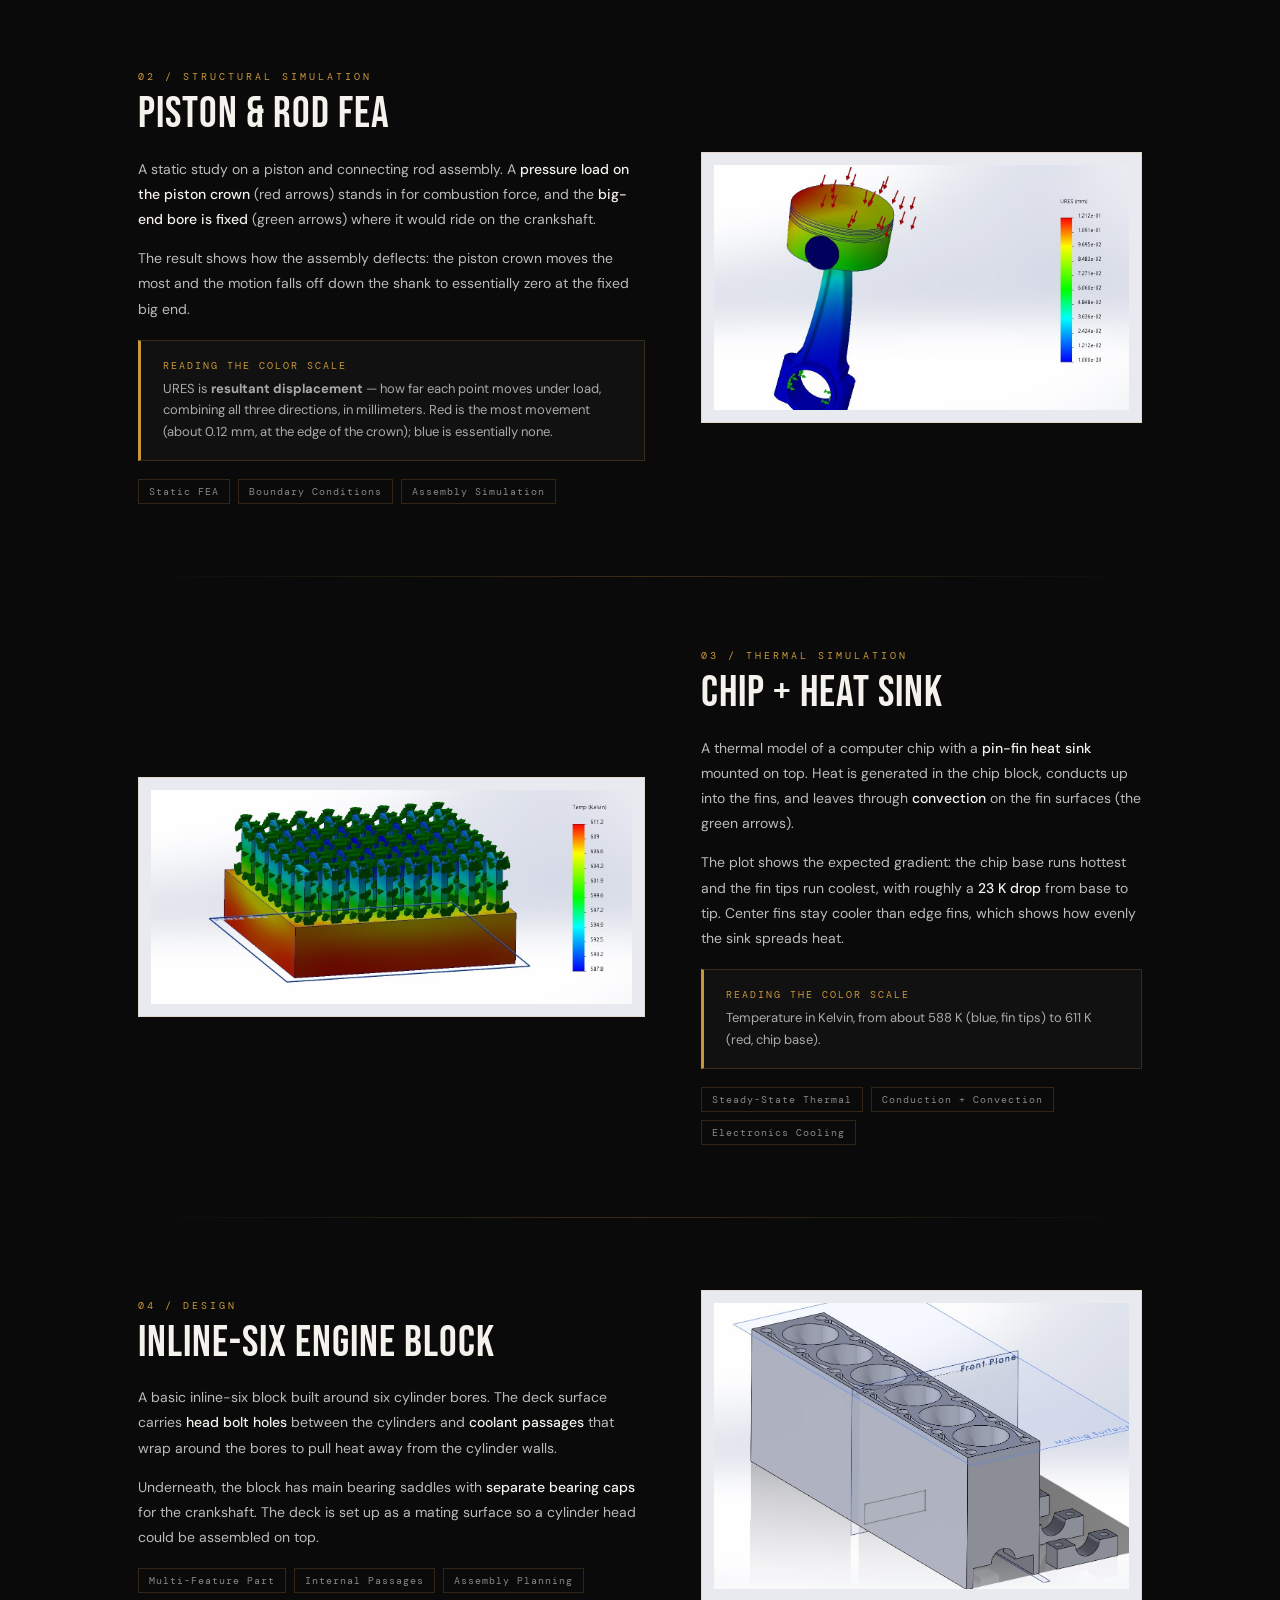
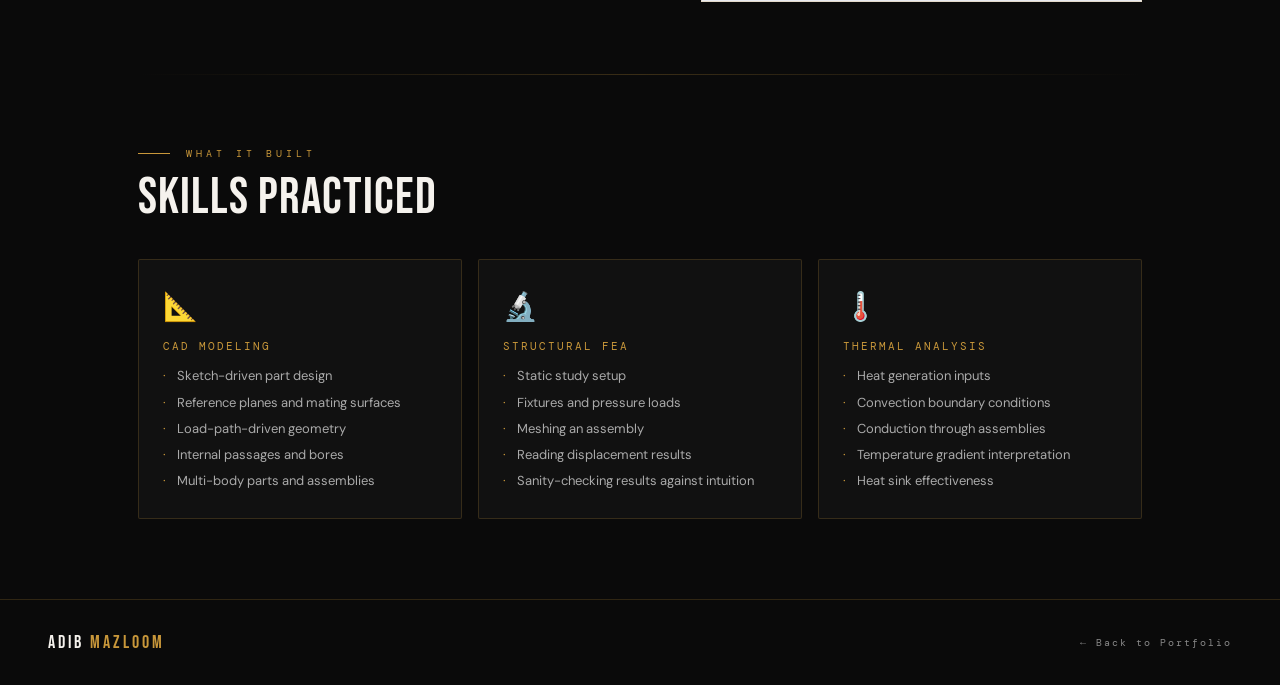
<file: projects/solidworks.html>
<!DOCTYPE html>
<html lang="en">
<head>
  <meta charset="UTF-8">
  <meta name="viewport" content="width=device-width, initial-scale=1.0">
  <title>SolidWorks Design & Simulation Studies — Adib Mazloom</title>
  <meta name="description" content="Self-directed SolidWorks design and simulation studies — a connecting rod, piston and rod FEA, a heat sink thermal model, and an inline-six engine block. By Adib Mazloom.">
  <link rel="canonical" href="https://adibmazloom.com/projects/solidworks.html">
  <meta name="theme-color" content="#0A0A0A">
  <link rel="icon" type="image/svg+xml" href="../assets/favicon.svg">
  <meta property="og:type" content="article">
  <meta property="og:title" content="SolidWorks Design & Simulation Studies — Adib Mazloom">
  <meta property="og:description" content="Personal SolidWorks CAD and simulation studies: connecting rod design, structural FEA, heat sink thermal analysis, and an engine block.">
  <meta property="og:url" content="https://adibmazloom.com/projects/solidworks.html">
  <meta property="og:image" content="https://adibmazloom.com/assets/og-image.png">
  <meta name="twitter:card" content="summary_large_image">
  <link rel="preconnect" href="https://fonts.googleapis.com">
  <link href="https://fonts.googleapis.com/css2?family=Bebas+Neue&family=DM+Sans:wght@300;400;500;600&family=DM+Mono:wght@400;500&display=swap" rel="stylesheet">
  <style>
    :root {
      --gold: #C8973A; --gold-light: #E8B860;
      --dark: #0A0A0A; --dark2: #111111; --dark3: #181818;
      --white: #F5F2ED; --muted: #888; --line: rgba(200,151,58,0.2);
    }
    *, *::before, *::after { box-sizing: border-box; margin: 0; padding: 0; }
    html { scroll-behavior: smooth; }
    body { font-family: 'DM Sans', sans-serif; background: var(--dark); color: var(--white); overflow-x: hidden; cursor: none; }
    .cursor { width: 10px; height: 10px; border-radius: 50%; background: var(--gold); position: fixed; top: 0; left: 0; pointer-events: none; z-index: 9999; }
    .cursor-ring { width: 36px; height: 36px; border-radius: 50%; border: 1px solid var(--gold); position: fixed; top: 0; left: 0; pointer-events: none; z-index: 9998; transition: width 0.3s, height 0.3s, opacity 0.3s; opacity: 0.5; }
    nav { position: fixed; top: 0; width: 100%; padding: 22px 48px; display: flex; align-items: center; justify-content: space-between; z-index: 100; background: rgba(10,10,10,0.95); backdrop-filter: blur(12px); border-bottom: 1px solid var(--line); }
    .nav-logo { font-family: 'Bebas Neue', sans-serif; font-size: 22px; letter-spacing: 3px; color: var(--white); text-decoration: none; }
    .nav-logo span { color: var(--gold); }
    .nav-back { font-family: 'DM Mono', monospace; font-size: 11px; letter-spacing: 2px; text-transform: uppercase; color: var(--muted); text-decoration: none; transition: color 0.3s; }
    .nav-back:hover { color: var(--gold); }

    .page-hero { min-height: 65vh; display: flex; flex-direction: column; justify-content: flex-end; padding: 120px 48px 72px; position: relative; overflow: hidden; background: var(--dark2); border-bottom: 1px solid var(--line); }
    .hero-bg-img { position: absolute; inset: 0; background-image: url('../assets/images/solidworks/heatsink-thermal.jpg'); background-size: cover; background-position: center; filter: brightness(0.2) grayscale(20%); }
    .hero-grid { position: absolute; inset: 0; background-image: linear-gradient(rgba(200,151,58,0.03) 1px, transparent 1px), linear-gradient(90deg, rgba(200,151,58,0.03) 1px, transparent 1px); background-size: 60px 60px; }
    .hero-glow { position: absolute; width: 500px; height: 500px; background: radial-gradient(circle, rgba(200,151,58,0.1) 0%, transparent 70%); top: -100px; right: -100px; border-radius: 50%; }
    .page-hero-content { position: relative; z-index: 1; max-width: 860px; }
    .page-eyebrow { font-family: 'DM Mono', monospace; font-size: 11px; letter-spacing: 4px; text-transform: uppercase; color: var(--gold); margin-bottom: 20px; }
    .page-title { font-family: 'Bebas Neue', sans-serif; font-size: clamp(52px, 8vw, 110px); line-height: 0.92; letter-spacing: 2px; color: var(--white); }
    .page-title span { color: var(--gold); }
    .page-subtitle { margin-top: 28px; font-size: 17px; font-weight: 300; color: #bbb; max-width: 600px; line-height: 1.7; }
    .page-subtitle strong { color: var(--white); font-weight: 500; }
    .page-meta { display: flex; gap: 40px; margin-top: 40px; flex-wrap: wrap; }
    .meta-item .meta-label { font-family: 'DM Mono', monospace; font-size: 9px; letter-spacing: 3px; text-transform: uppercase; color: var(--muted); margin-bottom: 4px; }
    .meta-item .meta-value { font-size: 15px; font-weight: 500; color: var(--white); }

    .page-content { max-width: 1100px; margin: 0 auto; padding: 80px 48px; }
    .section-divider { width: 100%; height: 1px; background: linear-gradient(90deg, transparent, var(--gold), transparent); opacity: 0.25; margin: 72px 0; }
    .content-label { font-family: 'DM Mono', monospace; font-size: 10px; letter-spacing: 4px; text-transform: uppercase; color: var(--gold); margin-bottom: 12px; display: flex; align-items: center; gap: 16px; }
    .content-label::before { content: ''; width: 32px; height: 1px; background: var(--gold); }
    .content-title { font-family: 'Bebas Neue', sans-serif; font-size: clamp(32px, 4vw, 54px); letter-spacing: 1px; margin-bottom: 36px; line-height: 1; }

    /* INTRO */
    .intro-copy { max-width: 760px; }
    .intro-copy p { font-size: 15px; line-height: 1.85; color: #bbb; margin-bottom: 18px; }
    .intro-copy p strong { color: var(--white); font-weight: 500; }

    /* STUDIES */
    .study { display: grid; grid-template-columns: 1.15fr 1fr; gap: 56px; align-items: center; }
    .study.flip .study-img { order: 2; }
    .study-img { background: #e8eaef; border: 1px solid var(--line); padding: 12px; }
    .study-img img { width: 100%; display: block; }
    .study-num { font-family: 'DM Mono', monospace; font-size: 10px; letter-spacing: 3px; color: var(--gold); margin-bottom: 10px; }
    .study-title { font-family: 'Bebas Neue', sans-serif; font-size: clamp(30px, 3.4vw, 44px); letter-spacing: 1px; line-height: 1; margin-bottom: 20px; }
    .study-copy p { font-size: 14px; line-height: 1.8; color: #bbb; margin-bottom: 14px; }
    .study-copy p strong { color: var(--white); font-weight: 500; }
    .study-note { background: var(--dark2); border: 1px solid var(--line); border-left: 3px solid var(--gold); padding: 18px 22px; margin: 18px 0; }
    .study-note-label { font-family: 'DM Mono', monospace; font-size: 10px; letter-spacing: 2px; text-transform: uppercase; color: var(--gold); margin-bottom: 6px; }
    .study-note-text { font-size: 13px; color: #aaa; line-height: 1.65; }
    .study-tags { display: flex; flex-wrap: wrap; gap: 8px; margin-top: 18px; }
    .study-tag { font-family: 'DM Mono', monospace; font-size: 10px; letter-spacing: 1px; padding: 5px 10px; border: 1px solid var(--line); color: var(--muted); }

    /* TECH BREAKDOWN */
    .tech-cols { display: grid; grid-template-columns: 1fr 1fr 1fr; gap: 16px; }
    .tech-col { background: var(--dark2); border: 1px solid var(--line); border-radius: 2px; padding: 28px 24px; }
    .tech-col-icon { font-size: 28px; margin-bottom: 14px; }
    .tech-col-title { font-family: 'DM Mono', monospace; font-size: 11px; letter-spacing: 2px; text-transform: uppercase; color: var(--gold); margin-bottom: 14px; }
    .tech-col ul { list-style: none; display: flex; flex-direction: column; gap: 8px; }
    .tech-col ul li { font-size: 13px; color: #aaa; padding-left: 14px; position: relative; line-height: 1.4; }
    .tech-col ul li::before { content: '·'; position: absolute; left: 0; color: var(--gold); }

    footer { padding: 32px 48px; background: var(--dark); border-top: 1px solid var(--line); display: flex; align-items: center; justify-content: space-between; }
    .footer-logo { font-family: 'Bebas Neue', sans-serif; font-size: 18px; letter-spacing: 3px; color: var(--white); }
    .footer-logo span { color: var(--gold); }
    .footer-back { font-family: 'DM Mono', monospace; font-size: 10px; letter-spacing: 2px; color: var(--muted); text-decoration: none; transition: color 0.3s; }
    .footer-back:hover { color: var(--gold); }

    .reveal { opacity: 0; transform: translateY(30px); transition: opacity 0.7s ease, transform 0.7s ease; }
    .reveal.visible { opacity: 1; transform: translateY(0); }

    @media (max-width: 900px) {
      nav { padding: 20px 24px; } .page-hero { padding: 100px 24px 56px; } .page-content { padding: 60px 24px; }
      .study { grid-template-columns: 1fr; gap: 28px; }
      .study.flip .study-img { order: 0; }
      .tech-cols { grid-template-columns: 1fr; }
      footer { padding: 24px; }
    }
  </style>
</head>
<body>
  <div class="cursor" id="cursor"></div>
  <div class="cursor-ring" id="cursorRing"></div>

  <nav>
    <a class="nav-logo" href="../index.html">ADIB <span>MAZLOOM</span></a>
    <a class="nav-back" href="../index.html">← Back to Portfolio</a>
  </nav>

  <div class="page-hero">
    <div class="hero-bg-img"></div>
    <div class="hero-grid"></div>
    <div class="hero-glow"></div>
    <div class="page-hero-content">
      <div class="page-eyebrow">Personal Projects · CAD + Simulation</div>
      <div class="page-title">SOLIDWORKS<br><span>STUDIES</span></div>
      <p class="page-subtitle">
        Self-directed design and simulation work I took on to <strong>go deeper into mechanical
        engineering and SolidWorks Simulation</strong> — modeling classic engine components,
        then loading them up to see how they actually behave.
      </p>
      <div class="page-meta">
        <div class="meta-item"><div class="meta-label">Type</div><div class="meta-value">Personal Learning Projects</div></div>
        <div class="meta-item"><div class="meta-label">Tool</div><div class="meta-value">SolidWorks · SolidWorks Simulation</div></div>
        <div class="meta-item"><div class="meta-label">Studies</div><div class="meta-value">2 Designs · 2 Simulations</div></div>
      </div>
    </div>
  </div>

  <div class="page-content">

    <!-- INTRO -->
    <div class="intro-copy reveal">
      <div class="content-label">Why I Did This</div>
      <div class="content-title">LEARNING BY<br>BUILDING IT</div>
      <p>
        Coursework teaches the theory. These projects are where I practiced turning it into
        geometry, boundary conditions, and results I could interpret. Each one started with a
        question — <strong>how is this part shaped, where does it carry load, where does the heat go</strong> —
        and ended with a model that answered it.
      </p>
      <p>
        None of these were for a class or an employer. They're the reps that built the CAD
        and analysis habits I now use on real hardware programs.
      </p>
    </div>

    <div class="section-divider"></div>

    <!-- STUDY 01 -->
    <div class="study reveal">
      <div class="study-img">
        <img src="../assets/images/solidworks/conrod-design.jpg" alt="SolidWorks model of a connecting rod with I-beam shank, split big end, and small-end bore">
      </div>
      <div class="study-copy">
        <div class="study-num">01 / DESIGN</div>
        <div class="study-title">CONNECTING ROD</div>
        <p>
          A full connecting rod modeled from scratch: an <strong>I-beam shank</strong> with raised
          flanges for bending stiffness at low weight, a <strong>split big end</strong> with bolt
          bosses for the rod cap, and a small end sized for the wrist pin and bushing.
        </p>
        <p>
          The goal was to understand why rods look the way they do — material goes where the
          load path needs it, and fillets at the shank-to-eye transitions keep stress from
          concentrating at the sharpest corners.
        </p>
        <div class="study-tags">
          <span class="study-tag">Part Modeling</span>
          <span class="study-tag">I-Beam Section</span>
          <span class="study-tag">Fillets & Transitions</span>
        </div>
      </div>
    </div>

    <div class="section-divider"></div>

    <!-- STUDY 02 -->
    <div class="study flip reveal">
      <div class="study-img">
        <img src="../assets/images/solidworks/conrod-fea.jpg" alt="SolidWorks Simulation displacement plot of a piston and connecting rod under a load on the piston crown">
      </div>
      <div class="study-copy">
        <div class="study-num">02 / STRUCTURAL SIMULATION</div>
        <div class="study-title">PISTON & ROD FEA</div>
        <p>
          A static study on a piston and connecting rod assembly. A <strong>pressure load on the
          piston crown</strong> (red arrows) stands in for combustion force, and the
          <strong>big-end bore is fixed</strong> (green arrows) where it would ride on the crankshaft.
        </p>
        <p>
          The result shows how the assembly deflects: the piston crown moves the most and the
          motion falls off down the shank to essentially zero at the fixed big end.
        </p>
        <div class="study-note">
          <div class="study-note-label">Reading the Color Scale</div>
          <div class="study-note-text">
            URES is <strong>resultant displacement</strong> — how far each point moves under load,
            combining all three directions, in millimeters. Red is the most movement (about
            0.12 mm, at the edge of the crown); blue is essentially none.
          </div>
        </div>
        <div class="study-tags">
          <span class="study-tag">Static FEA</span>
          <span class="study-tag">Boundary Conditions</span>
          <span class="study-tag">Assembly Simulation</span>
        </div>
      </div>
    </div>

    <div class="section-divider"></div>

    <!-- STUDY 03 -->
    <div class="study reveal">
      <div class="study-img">
        <img src="../assets/images/solidworks/heatsink-thermal.jpg" alt="SolidWorks thermal simulation of a pin-fin heat sink on a chip block, colored by temperature">
      </div>
      <div class="study-copy">
        <div class="study-num">03 / THERMAL SIMULATION</div>
        <div class="study-title">CHIP + HEAT SINK</div>
        <p>
          A thermal model of a computer chip with a <strong>pin-fin heat sink</strong> mounted on top.
          Heat is generated in the chip block, conducts up into the fins, and leaves through
          <strong>convection</strong> on the fin surfaces (the green arrows).
        </p>
        <p>
          The plot shows the expected gradient: the chip base runs hottest and the fin tips
          run coolest, with roughly a <strong>23 K drop</strong> from base to tip. Center fins stay
          cooler than edge fins, which shows how evenly the sink spreads heat.
        </p>
        <div class="study-note">
          <div class="study-note-label">Reading the Color Scale</div>
          <div class="study-note-text">
            Temperature in Kelvin, from about 588 K (blue, fin tips) to 611 K (red, chip base).
          </div>
        </div>
        <div class="study-tags">
          <span class="study-tag">Steady-State Thermal</span>
          <span class="study-tag">Conduction + Convection</span>
          <span class="study-tag">Electronics Cooling</span>
        </div>
      </div>
    </div>

    <div class="section-divider"></div>

    <!-- STUDY 04 -->
    <div class="study flip reveal">
      <div class="study-img">
        <img src="../assets/images/solidworks/engine-block.jpg" alt="SolidWorks model of an inline-six engine block with cylinder bores, head bolt holes, coolant passages, and main bearing caps">
      </div>
      <div class="study-copy">
        <div class="study-num">04 / DESIGN</div>
        <div class="study-title">INLINE-SIX ENGINE BLOCK</div>
        <p>
          A basic inline-six block built around six cylinder bores. The deck surface carries
          <strong>head bolt holes</strong> between the cylinders and <strong>coolant passages</strong>
          that wrap around the bores to pull heat away from the cylinder walls.
        </p>
        <p>
          Underneath, the block has main bearing saddles with <strong>separate bearing caps</strong>
          for the crankshaft. The deck is set up as a mating surface so a cylinder head could
          be assembled on top.
        </p>
        <div class="study-tags">
          <span class="study-tag">Multi-Feature Part</span>
          <span class="study-tag">Internal Passages</span>
          <span class="study-tag">Assembly Planning</span>
        </div>
      </div>
    </div>

    <div class="section-divider"></div>

    <!-- SKILLS -->
    <div class="reveal">
      <div class="content-label">What It Built</div>
      <div class="content-title">SKILLS PRACTICED</div>
    </div>
    <div class="tech-cols reveal">
      <div class="tech-col">
        <div class="tech-col-icon">📐</div>
        <div class="tech-col-title">CAD Modeling</div>
        <ul>
          <li>Sketch-driven part design</li>
          <li>Reference planes and mating surfaces</li>
          <li>Load-path-driven geometry</li>
          <li>Internal passages and bores</li>
          <li>Multi-body parts and assemblies</li>
        </ul>
      </div>
      <div class="tech-col">
        <div class="tech-col-icon">🔬</div>
        <div class="tech-col-title">Structural FEA</div>
        <ul>
          <li>Static study setup</li>
          <li>Fixtures and pressure loads</li>
          <li>Meshing an assembly</li>
          <li>Reading displacement results</li>
          <li>Sanity-checking results against intuition</li>
        </ul>
      </div>
      <div class="tech-col">
        <div class="tech-col-icon">🌡️</div>
        <div class="tech-col-title">Thermal Analysis</div>
        <ul>
          <li>Heat generation inputs</li>
          <li>Convection boundary conditions</li>
          <li>Conduction through assemblies</li>
          <li>Temperature gradient interpretation</li>
          <li>Heat sink effectiveness</li>
        </ul>
      </div>
    </div>

  </div>

  <footer>
    <div class="footer-logo">ADIB <span>MAZLOOM</span></div>
    <a class="footer-back" href="../index.html">← Back to Portfolio</a>
  </footer>

  <script>
    const cursor = document.getElementById('cursor');
    const ring = document.getElementById('cursorRing');
    let mx = 0, my = 0;
    document.addEventListener('mousemove', e => {
      mx = e.clientX; my = e.clientY;
      cursor.style.transform = `translate(${mx - 5}px, ${my - 5}px)`;
      ring.style.transform = `translate(${mx - 18}px, ${my - 18}px)`;
    });
    const observer = new IntersectionObserver(entries => {
      entries.forEach(e => { if (e.isIntersecting) e.target.classList.add('visible'); });
    }, { threshold: 0.1 });
    document.querySelectorAll('.reveal').forEach(el => observer.observe(el));
  </script>
</body>
</html>
</file>
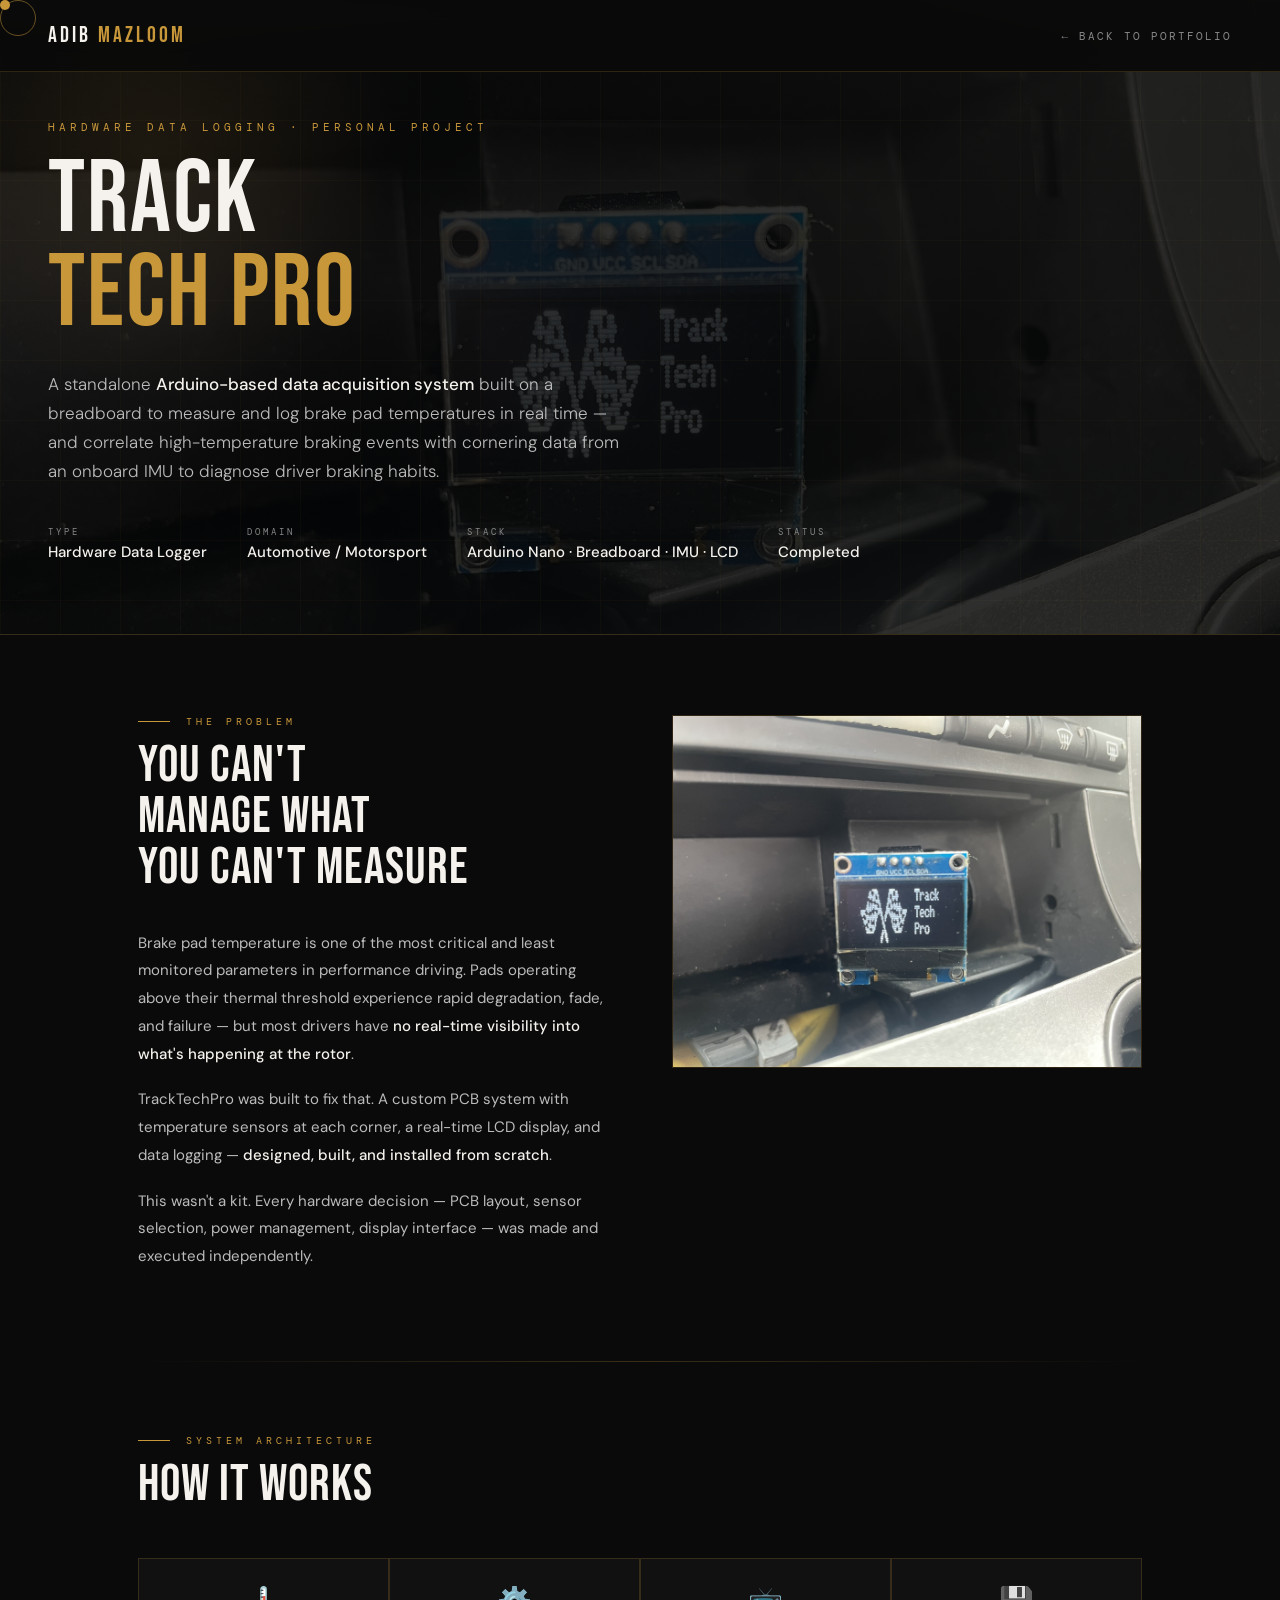
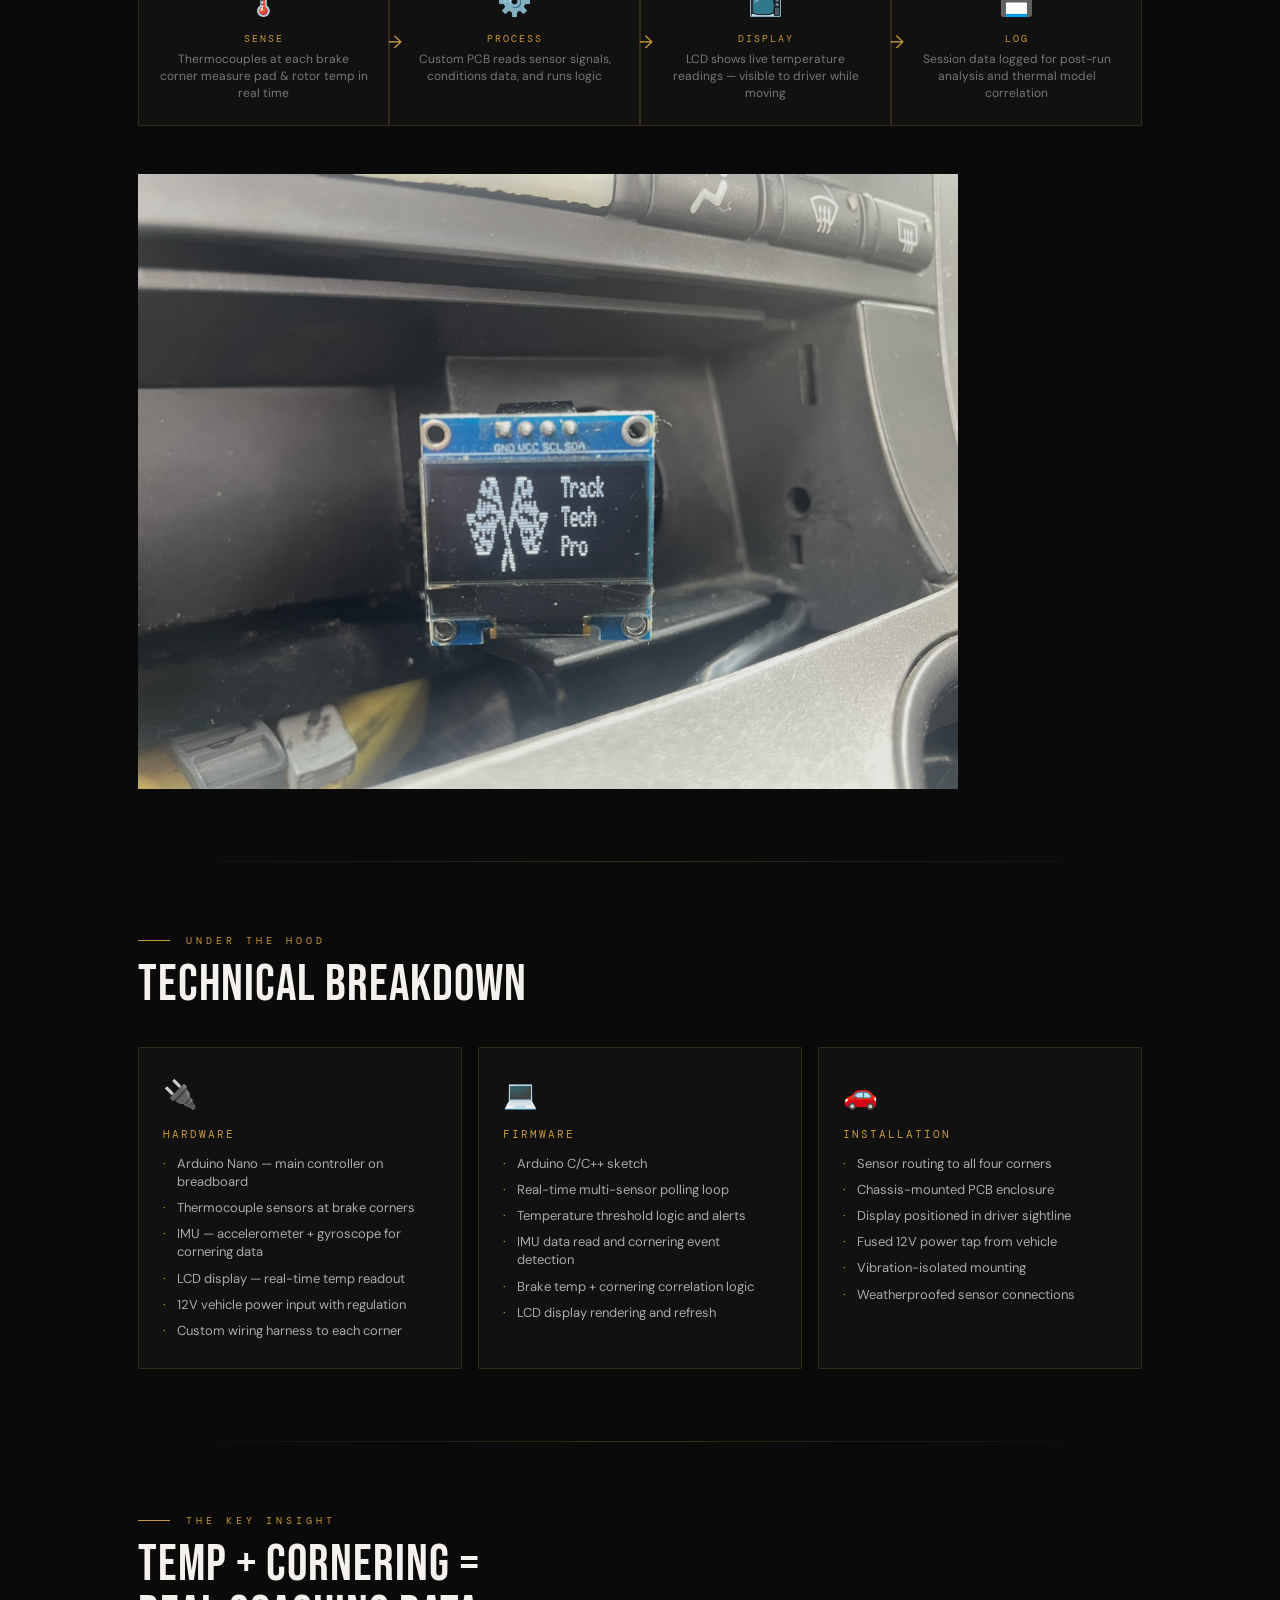
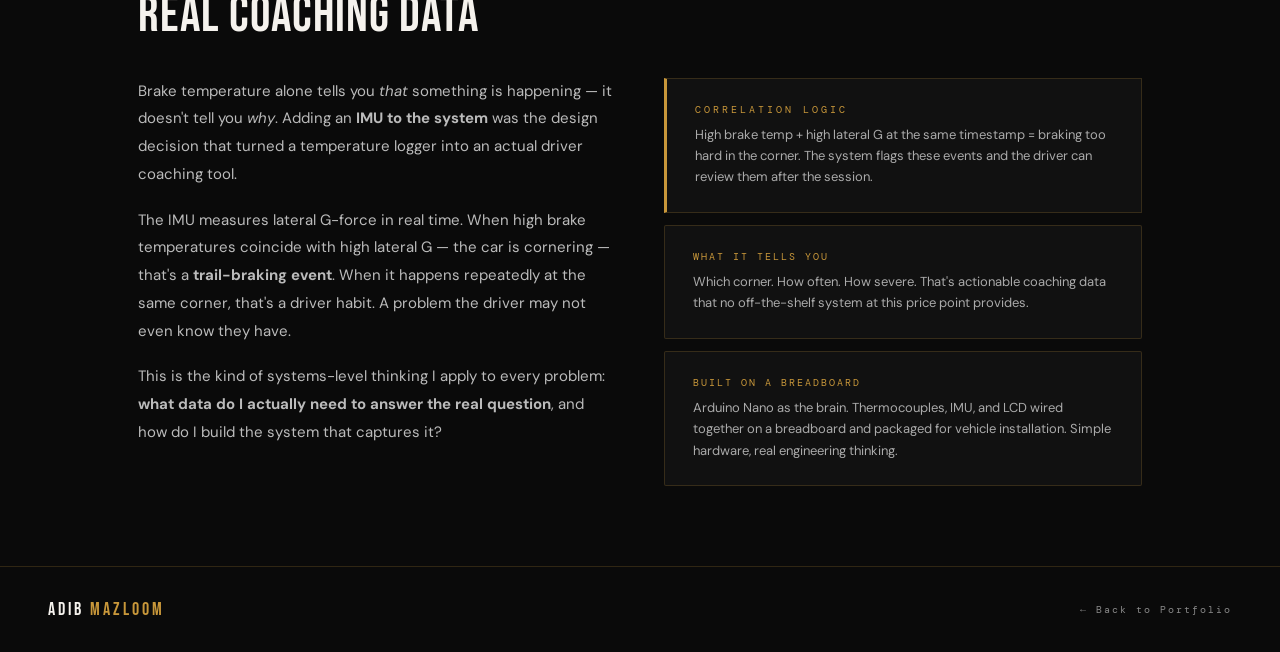
<file: projects/tracktechpro.html>
<!DOCTYPE html>
<html lang="en">
<head>
  <meta charset="UTF-8">
  <meta name="viewport" content="width=device-width, initial-scale=1.0">
  <title>TrackTechPro — Adib Mazloom</title>
  <meta name="description" content="TrackTechPro — custom Arduino brake-temperature DAQ system with four-corner thermocouples, IMU, and dash display. Designed, wired, and installed on-vehicle by Adib Mazloom.">
  <link rel="canonical" href="https://adibmazloom.com/projects/tracktechpro.html">
  <meta name="theme-color" content="#0A0A0A">
  <link rel="icon" type="image/svg+xml" href="../assets/favicon.svg">
  <meta property="og:type" content="article">
  <meta property="og:title" content="TrackTechPro — Brake Temperature DAQ System">
  <meta property="og:description" content="Custom Arduino brake-temperature data acquisition system, built and installed on-vehicle from scratch by Adib Mazloom.">
  <meta property="og:url" content="https://adibmazloom.com/projects/tracktechpro.html">
  <meta property="og:image" content="https://adibmazloom.com/assets/og-image.png">
  <meta name="twitter:card" content="summary_large_image">
  <link rel="preconnect" href="https://fonts.googleapis.com">
  <link href="https://fonts.googleapis.com/css2?family=Bebas+Neue&family=DM+Sans:wght@300;400;500;600&family=DM+Mono:wght@400;500&display=swap" rel="stylesheet">
  <style>
    :root {
      --gold: #C8973A; --gold-light: #E8B860;
      --dark: #0A0A0A; --dark2: #111111; --dark3: #181818;
      --white: #F5F2ED; --muted: #888; --line: rgba(200,151,58,0.2);
    }
    *, *::before, *::after { box-sizing: border-box; margin: 0; padding: 0; }
    html { scroll-behavior: smooth; }
    body { font-family: 'DM Sans', sans-serif; background: var(--dark); color: var(--white); overflow-x: hidden; cursor: none; }
    .cursor { width: 10px; height: 10px; border-radius: 50%; background: var(--gold); position: fixed; top: 0; left: 0; pointer-events: none; z-index: 9999; }
    .cursor-ring { width: 36px; height: 36px; border-radius: 50%; border: 1px solid var(--gold); position: fixed; top: 0; left: 0; pointer-events: none; z-index: 9998; transition: width 0.3s, height 0.3s, opacity 0.3s; opacity: 0.5; }
    nav { position: fixed; top: 0; width: 100%; padding: 22px 48px; display: flex; align-items: center; justify-content: space-between; z-index: 100; background: rgba(10,10,10,0.95); backdrop-filter: blur(12px); border-bottom: 1px solid var(--line); }
    .nav-logo { font-family: 'Bebas Neue', sans-serif; font-size: 22px; letter-spacing: 3px; color: var(--white); text-decoration: none; }
    .nav-logo span { color: var(--gold); }
    .nav-back { font-family: 'DM Mono', monospace; font-size: 11px; letter-spacing: 2px; text-transform: uppercase; color: var(--muted); text-decoration: none; transition: color 0.3s; }
    .nav-back:hover { color: var(--gold); }

    .page-hero { min-height: 65vh; display: flex; flex-direction: column; justify-content: flex-end; padding: 120px 48px 72px; position: relative; overflow: hidden; background: var(--dark2); border-bottom: 1px solid var(--line); }
    .hero-bg-img { position: absolute; inset: 0; background-image: url('../assets/images/tracktechpro/tracktechpro1.png'); background-size: cover; background-position: center; filter: brightness(0.18) grayscale(20%); }
    .hero-grid { position: absolute; inset: 0; background-image: linear-gradient(rgba(200,151,58,0.03) 1px, transparent 1px), linear-gradient(90deg, rgba(200,151,58,0.03) 1px, transparent 1px); background-size: 60px 60px; }
    .hero-glow { position: absolute; width: 500px; height: 500px; background: radial-gradient(circle, rgba(200,151,58,0.1) 0%, transparent 70%); top: -100px; left: -100px; border-radius: 50%; }
    .page-hero-content { position: relative; z-index: 1; max-width: 860px; }
    .page-eyebrow { font-family: 'DM Mono', monospace; font-size: 11px; letter-spacing: 4px; text-transform: uppercase; color: var(--gold); margin-bottom: 20px; }
    .page-title { font-family: 'Bebas Neue', sans-serif; font-size: clamp(52px, 8vw, 110px); line-height: 0.92; letter-spacing: 2px; color: var(--white); }
    .page-title span { color: var(--gold); }
    .page-subtitle { margin-top: 28px; font-size: 17px; font-weight: 300; color: #bbb; max-width: 580px; line-height: 1.7; }
    .page-subtitle strong { color: var(--white); font-weight: 500; }
    .page-meta { display: flex; gap: 40px; margin-top: 40px; flex-wrap: wrap; }
    .meta-item .meta-label { font-family: 'DM Mono', monospace; font-size: 9px; letter-spacing: 3px; text-transform: uppercase; color: var(--muted); margin-bottom: 4px; }
    .meta-item .meta-value { font-size: 15px; font-weight: 500; color: var(--white); }

    .page-content { max-width: 1100px; margin: 0 auto; padding: 80px 48px; }
    .section-divider { width: 100%; height: 1px; background: linear-gradient(90deg, transparent, var(--gold), transparent); opacity: 0.25; margin: 72px 0; }
    .content-label { font-family: 'DM Mono', monospace; font-size: 10px; letter-spacing: 4px; text-transform: uppercase; color: var(--gold); margin-bottom: 12px; display: flex; align-items: center; gap: 16px; }
    .content-label::before { content: ''; width: 32px; height: 1px; background: var(--gold); }
    .content-title { font-family: 'Bebas Neue', sans-serif; font-size: clamp(32px, 4vw, 54px); letter-spacing: 1px; margin-bottom: 36px; line-height: 1; }

    /* OVERVIEW */
    .overview-layout { display: grid; grid-template-columns: 1fr 1fr; gap: 64px; align-items: start; }
    .overview-copy p { font-size: 15px; line-height: 1.85; color: #bbb; margin-bottom: 18px; }
    .overview-copy p strong { color: var(--white); font-weight: 500; }
    .overview-img { width: 100%; display: block; border: 1px solid var(--line); }

    /* SYSTEM DIAGRAM */
    .system-flow { display: grid; grid-template-columns: repeat(4, 1fr); gap: 0; position: relative; margin: 48px 0; }
    .flow-step { background: var(--dark2); border: 1px solid var(--line); padding: 24px 20px; text-align: center; position: relative; transition: border-color 0.3s; }
    .flow-step:not(:last-child)::after { content: '→'; position: absolute; right: -14px; top: 50%; transform: translateY(-50%); color: var(--gold); font-size: 18px; z-index: 1; }
    .flow-step:hover { border-color: rgba(200,151,58,0.5); }
    .flow-icon { font-size: 28px; margin-bottom: 12px; }
    .flow-label { font-family: 'DM Mono', monospace; font-size: 10px; letter-spacing: 2px; text-transform: uppercase; color: var(--gold); margin-bottom: 6px; }
    .flow-desc { font-size: 12px; color: #777; line-height: 1.4; }

    /* PHOTO GRID */
    .photo-grid { display: grid; grid-template-columns: 1fr 1fr; gap: 4px; }
    .photo-item { overflow: hidden; }
    .photo-item.tall { grid-row: span 2; }
    .photo-item img { width: 100%; height: 100%; object-fit: cover; display: block; aspect-ratio: 4/3; transition: transform 0.5s, filter 0.5s; filter: brightness(0.9); }
    .photo-item.tall img { aspect-ratio: unset; height: 100%; }
    .photo-item:hover img { transform: scale(1.03); filter: brightness(1); }

    /* TECH BREAKDOWN */
    .tech-cols { display: grid; grid-template-columns: 1fr 1fr 1fr; gap: 16px; }
    .tech-col { background: var(--dark2); border: 1px solid var(--line); border-radius: 2px; padding: 28px 24px; }
    .tech-col-icon { font-size: 28px; margin-bottom: 14px; }
    .tech-col-title { font-family: 'DM Mono', monospace; font-size: 11px; letter-spacing: 2px; text-transform: uppercase; color: var(--gold); margin-bottom: 14px; }
    .tech-col ul { list-style: none; display: flex; flex-direction: column; gap: 8px; }
    .tech-col ul li { font-size: 13px; color: #aaa; padding-left: 14px; position: relative; line-height: 1.4; }
    .tech-col ul li::before { content: '·'; position: absolute; left: 0; color: var(--gold); }

    /* CODE SNIPPET */
    .code-block { background: #0d0d0d; border: 1px solid var(--line); border-radius: 2px; padding: 28px 32px; font-family: 'DM Mono', monospace; font-size: 13px; line-height: 1.8; color: #bbb; overflow-x: auto; }
    .code-comment { color: #555; }
    .code-keyword { color: var(--gold); }
    .code-string { color: #7ec8a0; }
    .code-num { color: #e8b860; }

    footer { padding: 32px 48px; background: var(--dark); border-top: 1px solid var(--line); display: flex; align-items: center; justify-content: space-between; }
    .footer-logo { font-family: 'Bebas Neue', sans-serif; font-size: 18px; letter-spacing: 3px; color: var(--white); }
    .footer-logo span { color: var(--gold); }
    .footer-back { font-family: 'DM Mono', monospace; font-size: 10px; letter-spacing: 2px; color: var(--muted); text-decoration: none; transition: color 0.3s; }
    .footer-back:hover { color: var(--gold); }

    .reveal { opacity: 0; transform: translateY(30px); transition: opacity 0.7s ease, transform 0.7s ease; }
    .reveal.visible { opacity: 1; transform: translateY(0); }

    @media (max-width: 900px) {
      nav { padding: 20px 24px; } .page-hero { padding: 100px 24px 56px; } .page-content { padding: 60px 24px; }
      .overview-layout { grid-template-columns: 1fr; }
      .system-flow { grid-template-columns: 1fr 1fr; }
      .flow-step::after { display: none; }
      .tech-cols { grid-template-columns: 1fr; }
      footer { padding: 24px; }
    }
  </style>
</head>
<body>
  <div class="cursor" id="cursor"></div>
  <div class="cursor-ring" id="cursorRing"></div>

  <nav>
    <a class="nav-logo" href="../index.html">ADIB <span>MAZLOOM</span></a>
    <a class="nav-back" href="../index.html">← Back to Portfolio</a>
  </nav>

  <div class="page-hero">
    <div class="hero-bg-img"></div>
    <div class="hero-grid"></div>
    <div class="hero-glow"></div>
    <div class="page-hero-content">
      <div class="page-eyebrow">Hardware Data Logging · Personal Project</div>
      <div class="page-title">TRACK<br><span>TECH PRO</span></div>
      <p class="page-subtitle">
        A standalone <strong>Arduino-based data acquisition system</strong> built on a breadboard 
        to measure and log brake pad temperatures in real time — and correlate high-temperature 
        braking events with cornering data from an onboard IMU to diagnose driver braking habits.
      </p>
      <div class="page-meta">
        <div class="meta-item"><div class="meta-label">Type</div><div class="meta-value">Hardware Data Logger</div></div>
        <div class="meta-item"><div class="meta-label">Domain</div><div class="meta-value">Automotive / Motorsport</div></div>
        <div class="meta-item"><div class="meta-label">Stack</div><div class="meta-value">Arduino Nano · Breadboard · IMU · LCD</div></div>
        <div class="meta-item"><div class="meta-label">Status</div><div class="meta-value">Completed</div></div>
      </div>
    </div>
  </div>

  <div class="page-content">

    <!-- OVERVIEW -->
    <div class="overview-layout reveal">
      <div class="overview-copy">
        <div class="content-label">The Problem</div>
        <div class="content-title">YOU CAN'T<br>MANAGE WHAT<br>YOU CAN'T MEASURE</div>
        <p>
          Brake pad temperature is one of the most critical and least monitored parameters 
          in performance driving. Pads operating above their thermal threshold experience 
          rapid degradation, fade, and failure — but most drivers have <strong>no real-time 
          visibility into what's happening at the rotor</strong>.
        </p>
        <p>
          TrackTechPro was built to fix that. A custom PCB system with temperature sensors 
          at each corner, a real-time LCD display, and data logging — <strong>designed, 
          built, and installed from scratch</strong>.
        </p>
        <p>
          This wasn't a kit. Every hardware decision — PCB layout, sensor selection, 
          power management, display interface — was made and executed independently.
        </p>
      </div>
      <img class="overview-img" src="../assets/images/tracktechpro/tracktechpro1.png" alt="TrackTechPro LCD Display">
    </div>

    <div class="section-divider"></div>

    <!-- SYSTEM FLOW -->
    <div class="reveal">
      <div class="content-label">System Architecture</div>
      <div class="content-title">HOW IT WORKS</div>
    </div>
    <div class="system-flow reveal">
      <div class="flow-step">
        <div class="flow-icon">🌡️</div>
        <div class="flow-label">Sense</div>
        <div class="flow-desc">Thermocouples at each brake corner measure pad & rotor temp in real time</div>
      </div>
      <div class="flow-step">
        <div class="flow-icon">⚙️</div>
        <div class="flow-label">Process</div>
        <div class="flow-desc">Custom PCB reads sensor signals, conditions data, and runs logic</div>
      </div>
      <div class="flow-step">
        <div class="flow-icon">📺</div>
        <div class="flow-label">Display</div>
        <div class="flow-desc">LCD shows live temperature readings — visible to driver while moving</div>
      </div>
      <div class="flow-step">
        <div class="flow-icon">💾</div>
        <div class="flow-label">Log</div>
        <div class="flow-desc">Session data logged for post-run analysis and thermal model correlation</div>
      </div>
    </div>

    <!-- PHOTO GRID -->
    <div class="photo-grid reveal" style="grid-template-columns:1fr;max-width:820px;">
      <div class="photo-item">
        <img src="../assets/images/tracktechpro/tracktechpro1.png" alt="OLED display mounted in the dash showing the Track Tech Pro boot screen">
      </div>
    </div>

    <div class="section-divider"></div>

    <!-- TECH BREAKDOWN -->
    <div class="reveal">
      <div class="content-label">Under the Hood</div>
      <div class="content-title">TECHNICAL BREAKDOWN</div>
    </div>
    <div class="tech-cols reveal">
      <div class="tech-col">
        <div class="tech-col-icon">🔌</div>
        <div class="tech-col-title">Hardware</div>
        <ul>
          <li>Arduino Nano — main controller on breadboard</li>
          <li>Thermocouple sensors at brake corners</li>
          <li>IMU — accelerometer + gyroscope for cornering data</li>
          <li>LCD display — real-time temp readout</li>
          <li>12V vehicle power input with regulation</li>
          <li>Custom wiring harness to each corner</li>
        </ul>
      </div>
      <div class="tech-col">
        <div class="tech-col-icon">💻</div>
        <div class="tech-col-title">Firmware</div>
        <ul>
          <li>Arduino C/C++ sketch</li>
          <li>Real-time multi-sensor polling loop</li>
          <li>Temperature threshold logic and alerts</li>
          <li>IMU data read and cornering event detection</li>
          <li>Brake temp + cornering correlation logic</li>
          <li>LCD display rendering and refresh</li>
        </ul>
      </div>
      <div class="tech-col">
        <div class="tech-col-icon">🚗</div>
        <div class="tech-col-title">Installation</div>
        <ul>
          <li>Sensor routing to all four corners</li>
          <li>Chassis-mounted PCB enclosure</li>
          <li>Display positioned in driver sightline</li>
          <li>Fused 12V power tap from vehicle</li>
          <li>Vibration-isolated mounting</li>
          <li>Weatherproofed sensor connections</li>
        </ul>
      </div>
    </div>

    <div class="section-divider"></div>

    <!-- IMU CORRELATION -->
    <div class="reveal">
      <div class="content-label">The Key Insight</div>
      <div class="content-title">TEMP + CORNERING =<br>REAL COACHING DATA</div>
    </div>
    <div style="display:grid;grid-template-columns:1fr 1fr;gap:48px;align-items:start" class="reveal">
      <div>
        <p style="font-size:15px;line-height:1.85;color:#bbb;margin-bottom:18px;">
          Brake temperature alone tells you <em>that</em> something is happening — it doesn't tell you <em>why</em>. 
          Adding an <strong>IMU to the system</strong> was the design decision that turned a temperature 
          logger into an actual driver coaching tool.
        </p>
        <p style="font-size:15px;line-height:1.85;color:#bbb;margin-bottom:18px;">
          The IMU measures lateral G-force in real time. When high brake temperatures coincide 
          with high lateral G — the car is cornering — that's a <strong>trail-braking event</strong>. 
          When it happens repeatedly at the same corner, that's a driver habit. 
          A problem the driver may not even know they have.
        </p>
        <p style="font-size:15px;line-height:1.85;color:#bbb;">
          This is the kind of systems-level thinking I apply to every problem: 
          <strong>what data do I actually need to answer the real question</strong>, 
          and how do I build the system that captures it?
        </p>
      </div>
      <div style="display:flex;flex-direction:column;gap:12px;">
        <div style="background:var(--dark2);border:1px solid var(--line);border-left:3px solid var(--gold);padding:24px 28px;">
          <div style="font-family:'DM Mono',monospace;font-size:10px;letter-spacing:3px;text-transform:uppercase;color:var(--gold);margin-bottom:8px;">Correlation Logic</div>
          <div style="font-size:13px;color:#aaa;line-height:1.65;">High brake temp + high lateral G at the same timestamp = braking too hard in the corner. The system flags these events and the driver can review them after the session.</div>
        </div>
        <div style="background:var(--dark2);border:1px solid var(--line);border-radius:2px;padding:24px 28px;">
          <div style="font-family:'DM Mono',monospace;font-size:10px;letter-spacing:2px;text-transform:uppercase;color:var(--gold);margin-bottom:8px;">What It Tells You</div>
          <div style="font-size:13px;color:#aaa;line-height:1.65;">Which corner. How often. How severe. That's actionable coaching data that no off-the-shelf system at this price point provides.</div>
        </div>
        <div style="background:var(--dark2);border:1px solid var(--line);border-radius:2px;padding:24px 28px;">
          <div style="font-family:'DM Mono',monospace;font-size:10px;letter-spacing:2px;text-transform:uppercase;color:var(--gold);margin-bottom:8px;">Built on a Breadboard</div>
          <div style="font-size:13px;color:#aaa;line-height:1.65;">Arduino Nano as the brain. Thermocouples, IMU, and LCD wired together on a breadboard and packaged for vehicle installation. Simple hardware, real engineering thinking.</div>
        </div>
      </div>
    </div>

  </div>

  <footer>
    <div class="footer-logo">ADIB <span>MAZLOOM</span></div>
    <a class="footer-back" href="../index.html">← Back to Portfolio</a>
  </footer>

  <script>
    const cursor = document.getElementById('cursor');
    const ring = document.getElementById('cursorRing');
    let mx = 0, my = 0;
    document.addEventListener('mousemove', e => {
      mx = e.clientX; my = e.clientY;
      cursor.style.transform = `translate(${mx - 5}px, ${my - 5}px)`;
      ring.style.transform = `translate(${mx - 18}px, ${my - 18}px)`;
    });
    const observer = new IntersectionObserver(entries => {
      entries.forEach(e => { if (e.isIntersecting) e.target.classList.add('visible'); });
    }, { threshold: 0.1 });
    document.querySelectorAll('.reveal').forEach(el => observer.observe(el));
  </script>
</body>
</html>
</file>
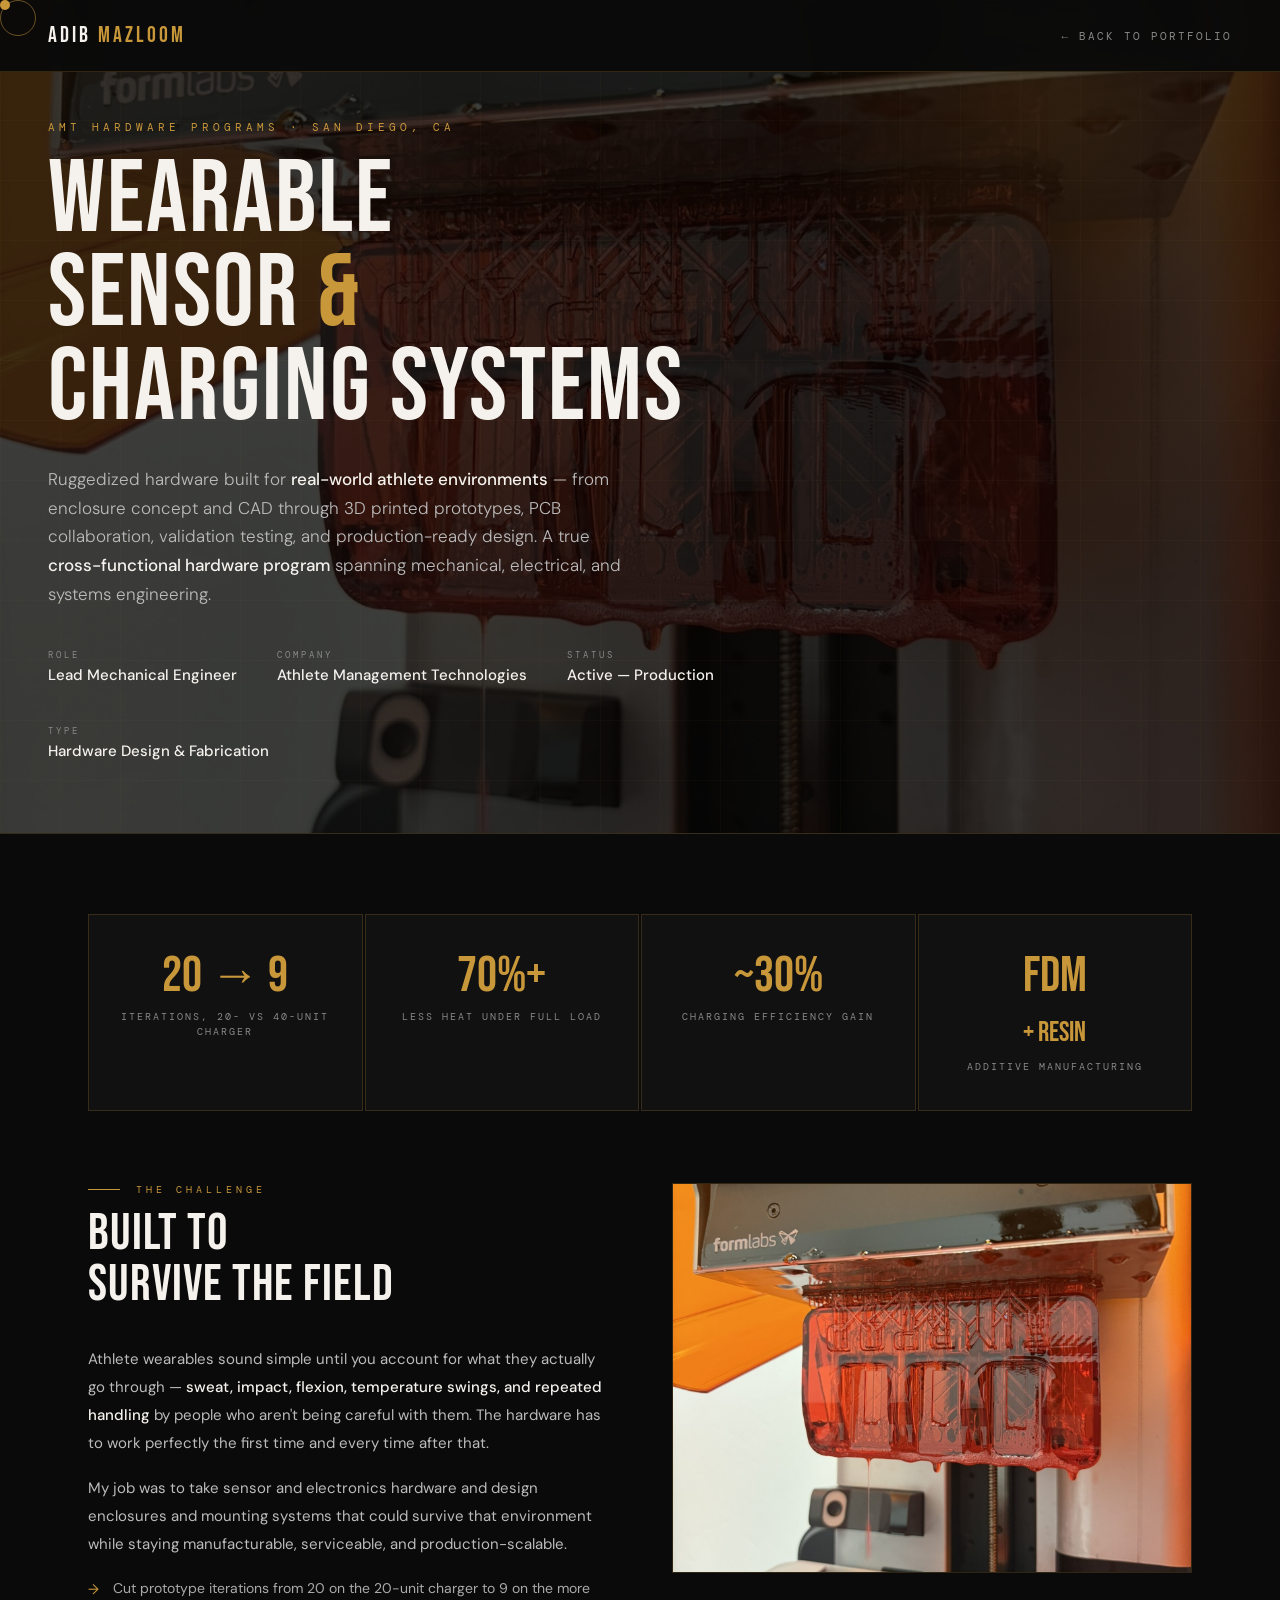
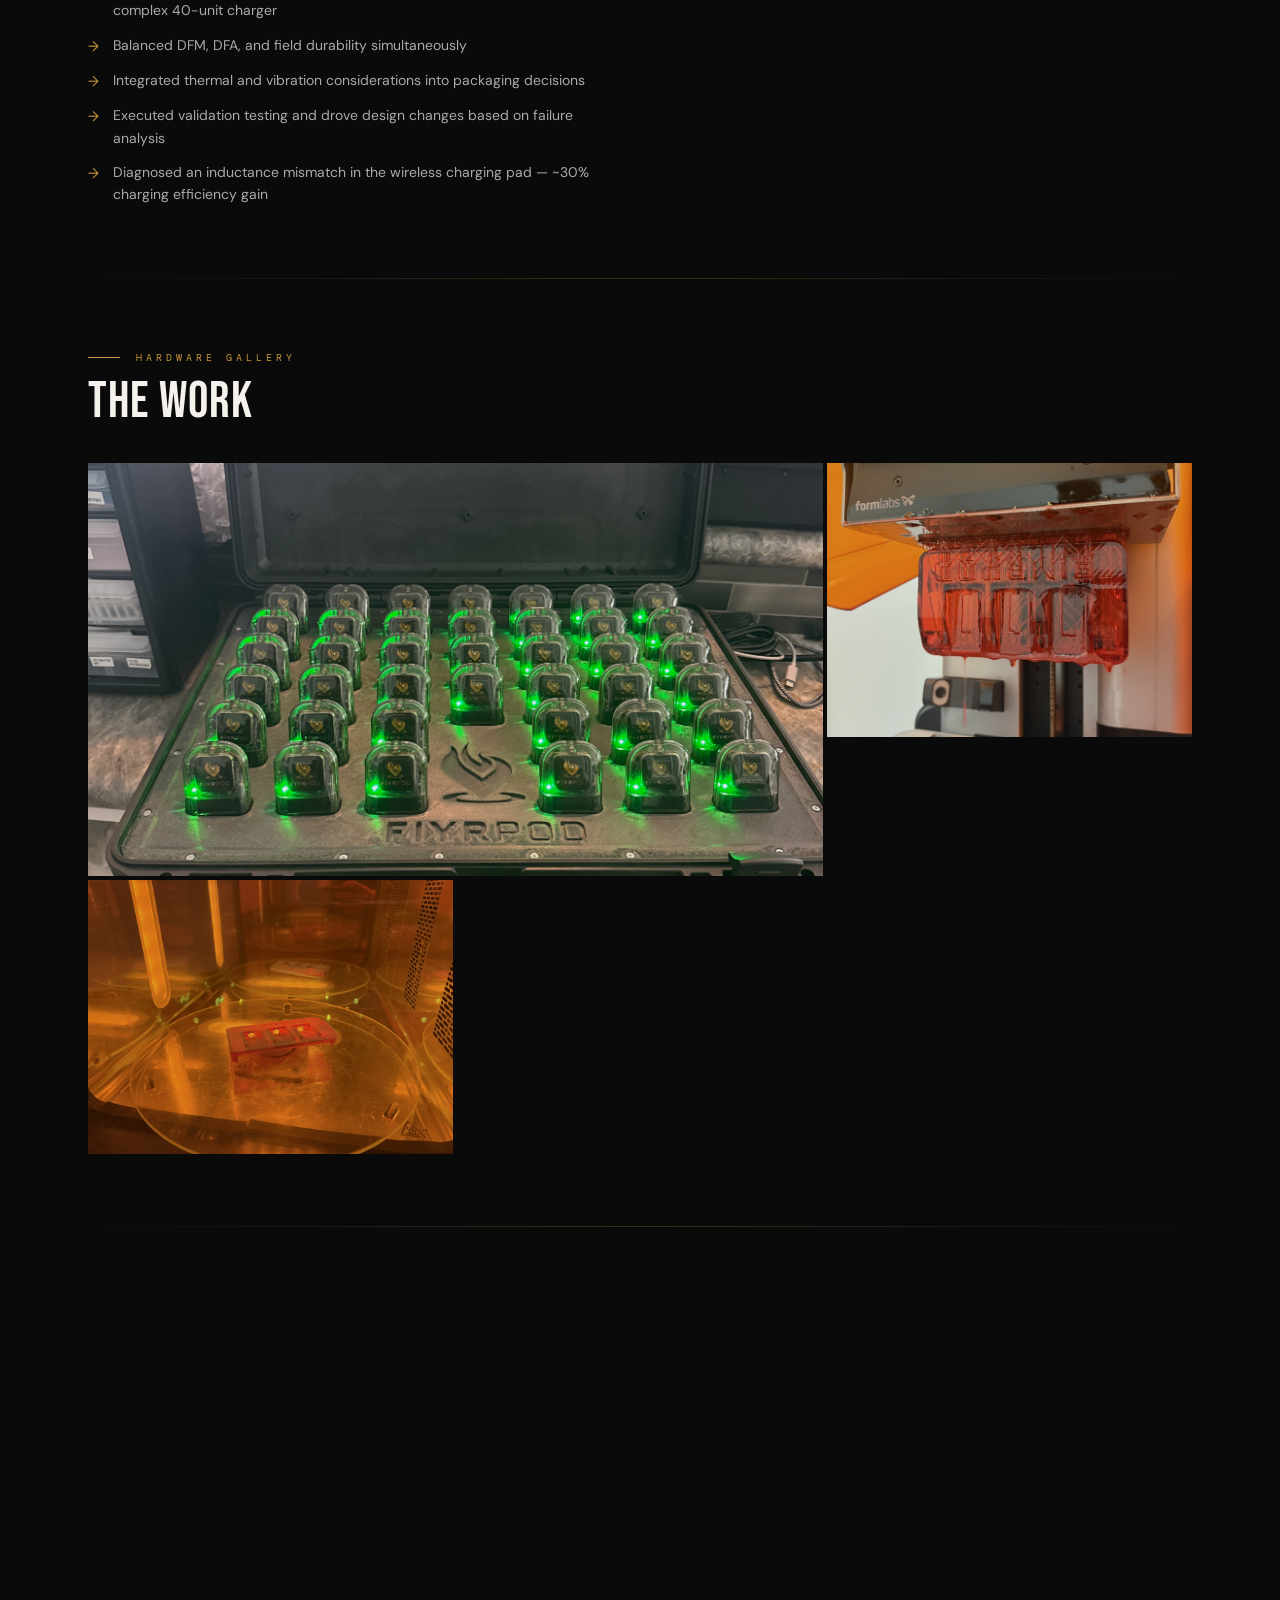
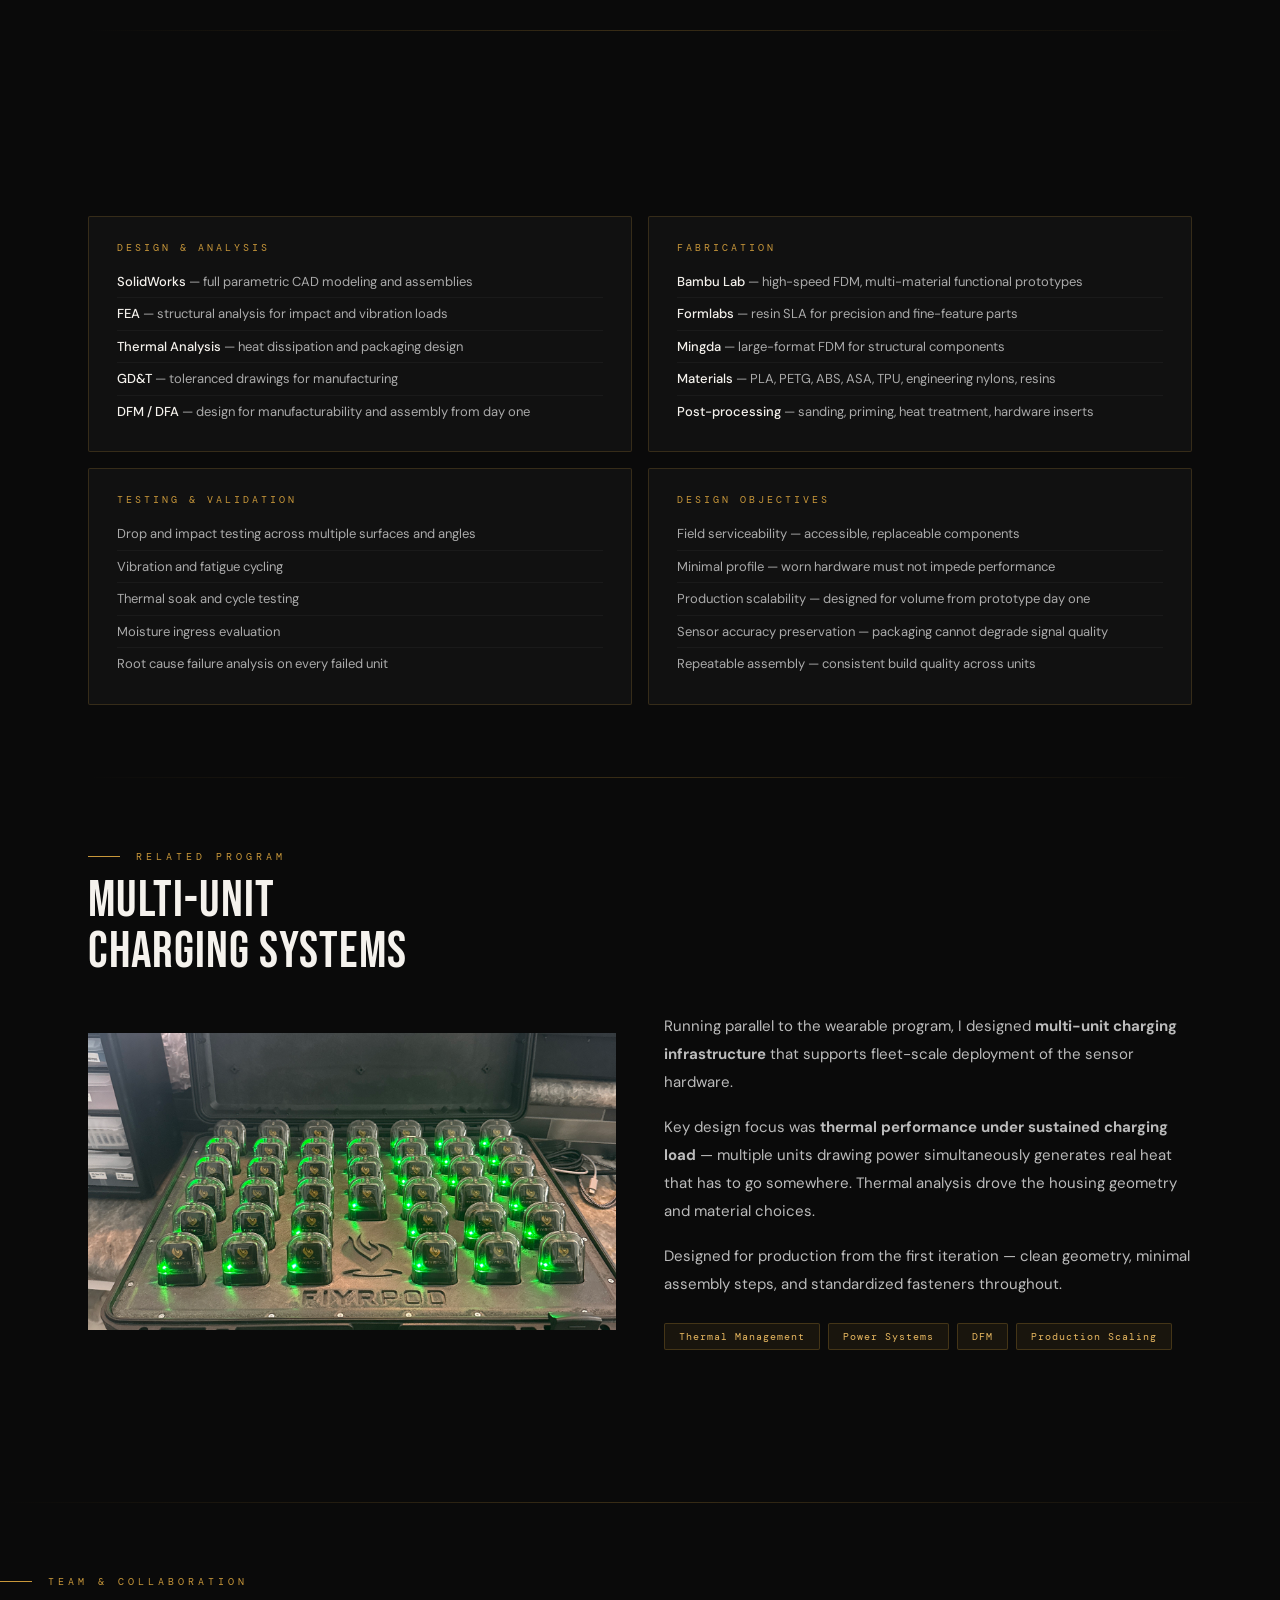
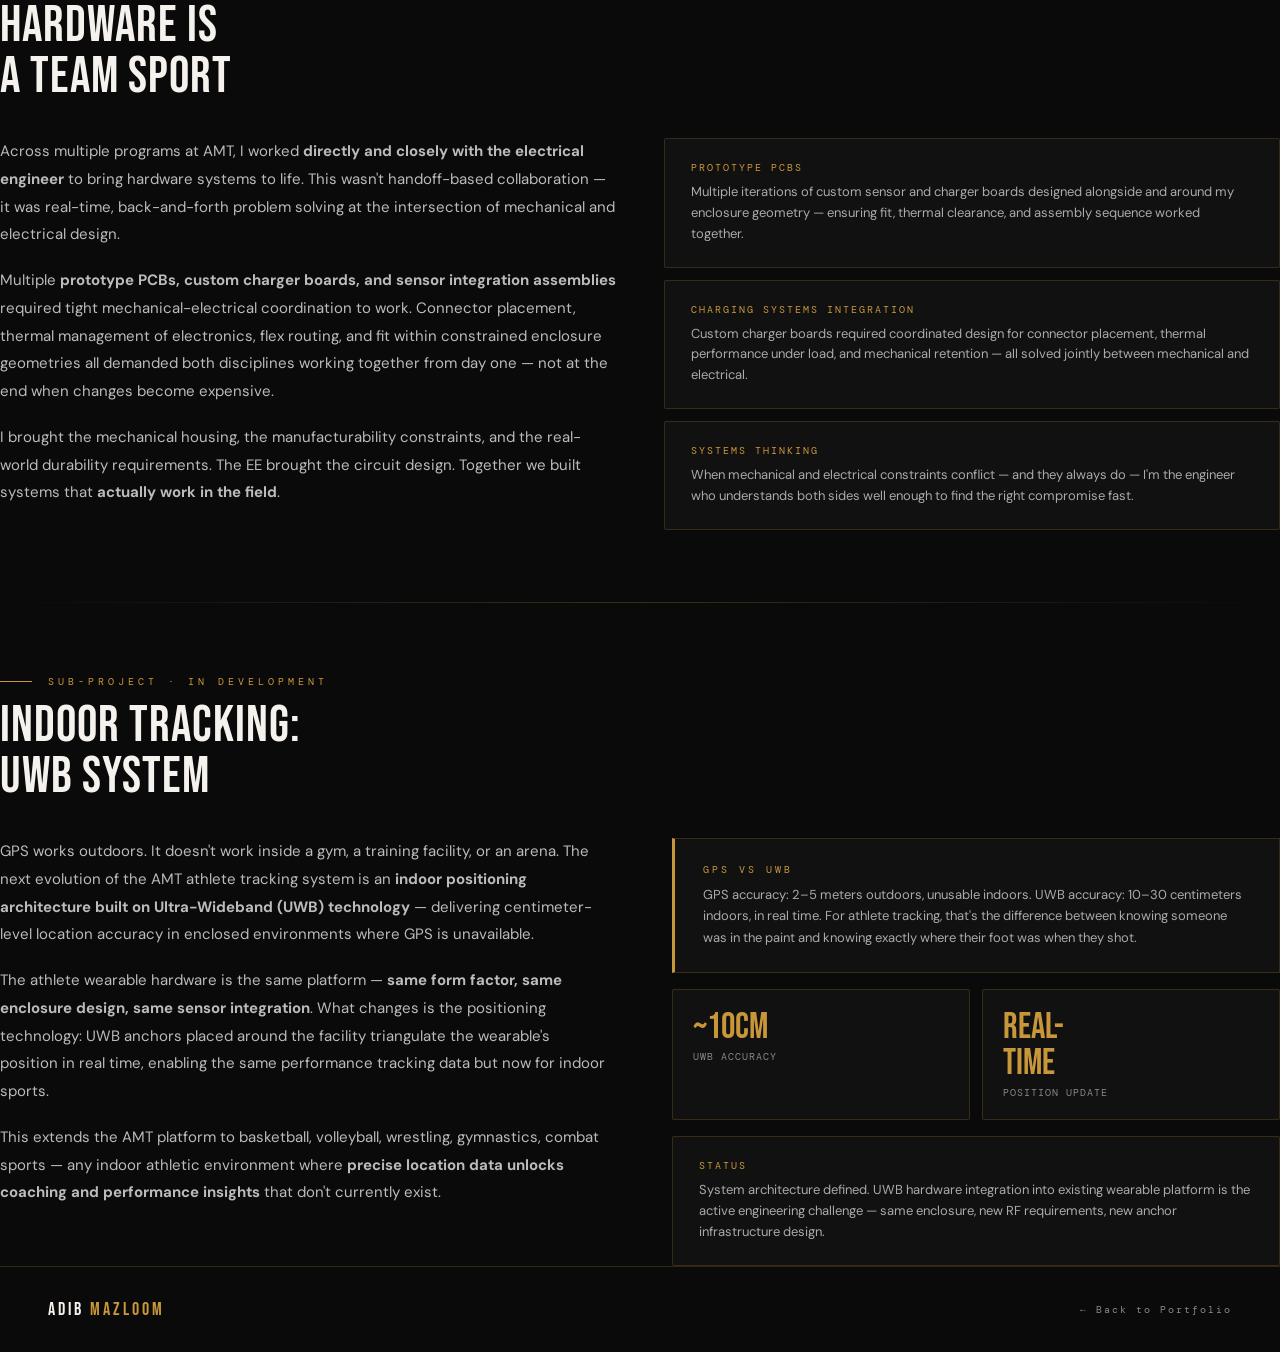
<file: projects/wearable.html>
<!DOCTYPE html>
<html lang="en">
<head>
  <meta charset="UTF-8">
  <meta name="viewport" content="width=device-width, initial-scale=1.0">
  <title>Wearables & Charging Systems — Adib Mazloom</title>
  <meta name="description" content="Ruggedized athlete wearables and fleet charging infrastructure — full mechanical ownership from concept to production. A hardware case study by Adib Mazloom.">
  <link rel="canonical" href="https://adibmazloom.com/projects/wearable.html">
  <meta name="theme-color" content="#0A0A0A">
  <link rel="icon" type="image/svg+xml" href="../assets/favicon.svg">
  <meta property="og:type" content="article">
  <meta property="og:title" content="Wearables & Charging Systems — Adib Mazloom">
  <meta property="og:description" content="Ruggedized athlete wearables and fleet charging infrastructure — full mechanical ownership from concept to production.">
  <meta property="og:url" content="https://adibmazloom.com/projects/wearable.html">
  <meta property="og:image" content="https://adibmazloom.com/assets/og-image.png">
  <meta name="twitter:card" content="summary_large_image">
  <link rel="preconnect" href="https://fonts.googleapis.com">
  <link href="https://fonts.googleapis.com/css2?family=Bebas+Neue&family=DM+Sans:wght@300;400;500;600&family=DM+Mono:wght@400;500&display=swap" rel="stylesheet">
  <style>
    :root {
      --gold: #C8973A; --gold-light: #E8B860;
      --dark: #0A0A0A; --dark2: #111111; --dark3: #181818;
      --white: #F5F2ED; --muted: #888; --line: rgba(200,151,58,0.2);
    }
    *, *::before, *::after { box-sizing: border-box; margin: 0; padding: 0; }
    html { scroll-behavior: smooth; }
    body { font-family: 'DM Sans', sans-serif; background: var(--dark); color: var(--white); overflow-x: hidden; cursor: none; }
    .cursor { width: 10px; height: 10px; border-radius: 50%; background: var(--gold); position: fixed; top: 0; left: 0; pointer-events: none; z-index: 9999; }
    .cursor-ring { width: 36px; height: 36px; border-radius: 50%; border: 1px solid var(--gold); position: fixed; top: 0; left: 0; pointer-events: none; z-index: 9998; transition: width 0.3s, height 0.3s, opacity 0.3s; opacity: 0.5; }

    nav { position: fixed; top: 0; width: 100%; padding: 22px 48px; display: flex; align-items: center; justify-content: space-between; z-index: 100; background: rgba(10,10,10,0.95); backdrop-filter: blur(12px); border-bottom: 1px solid var(--line); }
    .nav-logo { font-family: 'Bebas Neue', sans-serif; font-size: 22px; letter-spacing: 3px; color: var(--white); text-decoration: none; }
    .nav-logo span { color: var(--gold); }
    .nav-back { font-family: 'DM Mono', monospace; font-size: 11px; letter-spacing: 2px; text-transform: uppercase; color: var(--muted); text-decoration: none; transition: color 0.3s; }
    .nav-back:hover { color: var(--gold); }

    /* HERO */
    .page-hero { min-height: 65vh; display: flex; flex-direction: column; justify-content: flex-end; padding: 120px 48px 72px; position: relative; overflow: hidden; background: var(--dark2); border-bottom: 1px solid var(--line); }
    .hero-bg-img { position: absolute; inset: 0; background-image: url('../assets/images/wearable/wearable6.png'); background-size: cover; background-position: center; filter: brightness(0.25) grayscale(20%); }
    .hero-grid { position: absolute; inset: 0; background-image: linear-gradient(rgba(200,151,58,0.03) 1px, transparent 1px), linear-gradient(90deg, rgba(200,151,58,0.03) 1px, transparent 1px); background-size: 60px 60px; }
    .hero-glow { position: absolute; width: 500px; height: 500px; background: radial-gradient(circle, rgba(200,151,58,0.12) 0%, transparent 70%); top: -150px; right: 0; border-radius: 50%; }
    .page-hero-content { position: relative; z-index: 1; max-width: 860px; }
    .page-eyebrow { font-family: 'DM Mono', monospace; font-size: 11px; letter-spacing: 4px; text-transform: uppercase; color: var(--gold); margin-bottom: 20px; }
    .page-title { font-family: 'Bebas Neue', sans-serif; font-size: clamp(52px, 8vw, 110px); line-height: 0.92; letter-spacing: 2px; color: var(--white); }
    .page-title span { color: var(--gold); }
    .page-subtitle { margin-top: 28px; font-size: 17px; font-weight: 300; color: #bbb; max-width: 580px; line-height: 1.7; }
    .page-subtitle strong { color: var(--white); font-weight: 500; }
    .page-meta { display: flex; gap: 40px; margin-top: 40px; flex-wrap: wrap; }
    .meta-item .meta-label { font-family: 'DM Mono', monospace; font-size: 9px; letter-spacing: 3px; text-transform: uppercase; color: var(--muted); margin-bottom: 4px; }
    .meta-item .meta-value { font-size: 15px; font-weight: 500; color: var(--white); }

    /* CONTENT */
    .page-content { max-width: 1200px; margin: 0 auto; padding: 80px 48px; }
    .section-divider { width: 100%; height: 1px; background: linear-gradient(90deg, transparent, var(--gold), transparent); opacity: 0.25; margin: 72px 0; }
    .content-label { font-family: 'DM Mono', monospace; font-size: 10px; letter-spacing: 4px; text-transform: uppercase; color: var(--gold); margin-bottom: 12px; display: flex; align-items: center; gap: 16px; }
    .content-label::before { content: ''; width: 32px; height: 1px; background: var(--gold); }
    .content-title { font-family: 'Bebas Neue', sans-serif; font-size: clamp(32px, 4vw, 54px); letter-spacing: 1px; margin-bottom: 36px; line-height: 1; }

    /* IMPACT */
    .impact-grid { display: grid; grid-template-columns: repeat(4, 1fr); gap: 2px; margin-bottom: 72px; }
    .impact-card { background: var(--dark2); padding: 36px 24px; border: 1px solid var(--line); text-align: center; transition: border-color 0.3s; }
    .impact-card:hover { border-color: rgba(200,151,58,0.5); }
    .impact-num { font-family: 'Bebas Neue', sans-serif; font-size: 50px; color: var(--gold); line-height: 1; }
    .impact-label { font-family: 'DM Mono', monospace; font-size: 10px; letter-spacing: 2px; text-transform: uppercase; color: var(--muted); margin-top: 8px; line-height: 1.5; }

    /* OVERVIEW */
    .overview-grid { display: grid; grid-template-columns: 1fr 1fr; gap: 64px; align-items: start; }
    .overview-copy p { font-size: 15px; line-height: 1.85; color: #bbb; margin-bottom: 18px; }
    .overview-copy p strong { color: var(--white); font-weight: 500; }
    .challenge-list { list-style: none; display: flex; flex-direction: column; gap: 12px; margin-top: 8px; }
    .challenge-list li { display: flex; gap: 14px; align-items: flex-start; font-size: 14px; line-height: 1.6; color: #aaa; }
    .challenge-list li::before { content: '→'; color: var(--gold); flex-shrink: 0; margin-top: 1px; }
    .overview-img { width: 100%; aspect-ratio: 4/3; object-fit: cover; border: 1px solid var(--line); display: block; }

    /* GALLERY */
    .gallery-grid { display: grid; grid-template-columns: repeat(3, 1fr); gap: 4px; }
    .gallery-item { position: relative; overflow: hidden; aspect-ratio: 4/3; background: var(--dark3); cursor: none; }
    .gallery-item.tall { aspect-ratio: 3/4; }
    .gallery-item.wide { grid-column: span 2; aspect-ratio: 16/9; }
    .gallery-item img { width: 100%; height: 100%; object-fit: cover; transition: transform 0.5s ease, filter 0.5s ease; filter: brightness(0.9); display: block; }
    .gallery-item:hover img { transform: scale(1.04); filter: brightness(1); }
    .gallery-caption { position: absolute; bottom: 0; left: 0; right: 0; padding: 16px; background: linear-gradient(transparent, rgba(0,0,0,0.8)); font-family: 'DM Mono', monospace; font-size: 10px; letter-spacing: 2px; text-transform: uppercase; color: var(--gold); opacity: 0; transition: opacity 0.3s; }
    .gallery-item:hover .gallery-caption { opacity: 1; }

    /* PROCESS */
    .process-steps { display: grid; grid-template-columns: repeat(5, 1fr); gap: 0; position: relative; }
    .process-steps::before { content: ''; position: absolute; top: 28px; left: 10%; right: 10%; height: 1px; background: linear-gradient(90deg, transparent, var(--gold), transparent); opacity: 0.3; }
    .process-step { text-align: center; padding: 0 12px; }
    .step-num { width: 56px; height: 56px; border-radius: 50%; border: 1px solid var(--line); background: var(--dark2); display: flex; align-items: center; justify-content: center; margin: 0 auto 16px; font-family: 'Bebas Neue', sans-serif; font-size: 22px; color: var(--gold); transition: border-color 0.3s, background 0.3s; }
    .process-step:hover .step-num { border-color: var(--gold); background: rgba(200,151,58,0.1); }
    .step-label { font-family: 'DM Mono', monospace; font-size: 10px; letter-spacing: 2px; text-transform: uppercase; color: var(--muted); margin-bottom: 8px; }
    .step-desc { font-size: 12px; line-height: 1.5; color: #777; }

    /* TECH SPECS */
    .specs-grid { display: grid; grid-template-columns: 1fr 1fr; gap: 16px; }
    .spec-card { background: var(--dark2); border: 1px solid var(--line); border-radius: 2px; padding: 24px 28px; transition: border-color 0.3s; }
    .spec-card:hover { border-color: rgba(200,151,58,0.4); }
    .spec-title { font-family: 'DM Mono', monospace; font-size: 10px; letter-spacing: 3px; text-transform: uppercase; color: var(--gold); margin-bottom: 12px; }
    .spec-list { list-style: none; }
    .spec-list li { font-size: 13px; color: #aaa; padding: 6px 0; border-bottom: 1px solid rgba(255,255,255,0.04); line-height: 1.5; }
    .spec-list li:last-child { border-bottom: none; }
    .spec-list li strong { color: var(--white); font-weight: 500; }

    /* CHARGER SECTION */
    .charger-layout { display: grid; grid-template-columns: 1fr 1fr; gap: 48px; align-items: center; }
    .charger-imgs { display: grid; grid-template-columns: 1fr 1fr; gap: 4px; }
    .charger-imgs img { width: 100%; aspect-ratio: 1/1; object-fit: cover; display: block; transition: filter 0.4s; }
    .charger-imgs img:hover { filter: brightness(1.1); }
    .charger-imgs img:first-child { grid-column: span 2; aspect-ratio: 16/9; }

    footer { padding: 32px 48px; background: var(--dark); border-top: 1px solid var(--line); display: flex; align-items: center; justify-content: space-between; }
    .footer-logo { font-family: 'Bebas Neue', sans-serif; font-size: 18px; letter-spacing: 3px; color: var(--white); }
    .footer-logo span { color: var(--gold); }
    .footer-back { font-family: 'DM Mono', monospace; font-size: 10px; letter-spacing: 2px; color: var(--muted); text-decoration: none; transition: color 0.3s; }
    .footer-back:hover { color: var(--gold); }

    .reveal { opacity: 0; transform: translateY(30px); transition: opacity 0.7s ease, transform 0.7s ease; }
    .reveal.visible { opacity: 1; transform: translateY(0); }

    @media (max-width: 900px) {
      nav { padding: 20px 24px; }
      .page-hero { padding: 100px 24px 56px; }
      .page-content { padding: 60px 24px; }
      .impact-grid { grid-template-columns: repeat(2, 1fr); }
      .overview-grid { grid-template-columns: 1fr; }
      .gallery-grid { grid-template-columns: 1fr 1fr; }
      .gallery-item.wide { grid-column: span 2; }
      .process-steps { grid-template-columns: 1fr 1fr; gap: 24px; }
      .process-steps::before { display: none; }
      .specs-grid { grid-template-columns: 1fr; }
      .charger-layout { grid-template-columns: 1fr; }
      footer { padding: 24px; }
    }
  </style>
</head>
<body>
  <div class="cursor" id="cursor"></div>
  <div class="cursor-ring" id="cursorRing"></div>

  <nav>
    <a class="nav-logo" href="../index.html">ADIB <span>MAZLOOM</span></a>
    <a class="nav-back" href="../index.html">← Back to Portfolio</a>
  </nav>

  <div class="page-hero">
    <div class="hero-bg-img"></div>
    <div class="hero-grid"></div>
    <div class="hero-glow"></div>
    <div class="page-hero-content">
      <div class="page-eyebrow">AMT Hardware Programs · San Diego, CA</div>
      <div class="page-title">WEARABLE<br>SENSOR <span>&</span><br>CHARGING SYSTEMS</div>
      <p class="page-subtitle">
        Ruggedized hardware built for <strong>real-world athlete environments</strong> — 
        from enclosure concept and CAD through 3D printed prototypes, PCB collaboration, 
        validation testing, and production-ready design. A true <strong>cross-functional 
        hardware program</strong> spanning mechanical, electrical, and systems engineering.
      </p>
      <div class="page-meta">
        <div class="meta-item"><div class="meta-label">Role</div><div class="meta-value">Lead Mechanical Engineer</div></div>
        <div class="meta-item"><div class="meta-label">Company</div><div class="meta-value">Athlete Management Technologies</div></div>
        <div class="meta-item"><div class="meta-label">Status</div><div class="meta-value">Active — Production</div></div>
        <div class="meta-item"><div class="meta-label">Type</div><div class="meta-value">Hardware Design & Fabrication</div></div>
      </div>
    </div>
  </div>

  <div class="page-content">

    <!-- IMPACT -->
    <div class="impact-grid reveal">
      <div class="impact-card">
        <div class="impact-num">20 → 9</div>
        <div class="impact-label">Iterations, 20- vs 40-Unit Charger</div>
      </div>
      <div class="impact-card">
        <div class="impact-num">70%+</div>
        <div class="impact-label">Less Heat Under Full Load</div>
      </div>
      <div class="impact-card">
        <div class="impact-num">~30%</div>
        <div class="impact-label">Charging Efficiency Gain</div>
      </div>
      <div class="impact-card">
        <div class="impact-num">FDM<br><span style="font-size:28px">+ Resin</span></div>
        <div class="impact-label">Additive Manufacturing</div>
      </div>
    </div>

    <!-- OVERVIEW -->
    <div class="overview-grid reveal">
      <div class="overview-copy">
        <div class="content-label">The Challenge</div>
        <div class="content-title">BUILT TO<br>SURVIVE THE FIELD</div>
        <p>
          Athlete wearables sound simple until you account for what they actually go through — 
          <strong>sweat, impact, flexion, temperature swings, and repeated handling</strong> 
          by people who aren't being careful with them. The hardware has to work perfectly 
          the first time and every time after that.
        </p>
        <p>
          My job was to take sensor and electronics hardware and design enclosures and mounting 
          systems that could survive that environment while staying manufacturable, serviceable, 
          and production-scalable.
        </p>
        <ul class="challenge-list">
          <li>Cut prototype iterations from 20 on the 20-unit charger to 9 on the more complex 40-unit charger</li>
          <li>Balanced DFM, DFA, and field durability simultaneously</li>
          <li>Integrated thermal and vibration considerations into packaging decisions</li>
          <li>Executed validation testing and drove design changes based on failure analysis</li>
          <li>Diagnosed an inductance mismatch in the wireless charging pad — ~30% charging efficiency gain</li>
        </ul>
      </div>
      <img class="overview-img" src="../assets/images/wearable/wearable6.png" alt="SLA-printed wearable enclosure parts on the build plate">
    </div>

    <div class="section-divider"></div>

    <!-- GALLERY -->
    <div class="reveal">
      <div class="content-label">Hardware Gallery</div>
      <div class="content-title">THE WORK</div>
    </div>
    <div class="gallery-grid reveal">
      <div class="gallery-item wide">
        <img src="../assets/images/charger/charger3.png" alt="Fleet charging case holding 36 wearable pods">
        <div class="gallery-caption">Fleet Charging Case — 36-Unit System</div>
      </div>
      <div class="gallery-item">
        <img src="../assets/images/wearable/wearable6.png" alt="SLA print of enclosure parts on the build plate">
        <div class="gallery-caption">SLA Prototyping — Enclosure Iterations</div>
      </div>
      <div class="gallery-item">
        <img src="../assets/images/wearable/wearable7.png" alt="Printed enclosure part in the UV post-cure chamber">
        <div class="gallery-caption">Post-Cure — Prototype Enclosure Parts</div>
      </div>
    </div>

    <div class="section-divider"></div>

    <!-- PROCESS -->
    <div class="reveal">
      <div class="content-label">How I Work</div>
      <div class="content-title">THE DEVELOPMENT PROCESS</div>
    </div>
    <div class="process-steps reveal">
      <div class="process-step">
        <div class="step-num">01</div>
        <div class="step-label">Requirements</div>
        <div class="step-desc">Define functional, durability, and manufacturing constraints upfront</div>
      </div>
      <div class="process-step">
        <div class="step-num">02</div>
        <div class="step-label">CAD & Analysis</div>
        <div class="step-desc">SolidWorks modeling with structural and thermal analysis before printing</div>
      </div>
      <div class="process-step">
        <div class="step-num">03</div>
        <div class="step-label">Prototype</div>
        <div class="step-desc">Same-day FDM and resin prints for rapid fit, form, and function checks</div>
      </div>
      <div class="process-step">
        <div class="step-num">04</div>
        <div class="step-label">Test & Fail</div>
        <div class="step-desc">Systematic validation testing — root cause any failure before iterating</div>
      </div>
      <div class="process-step">
        <div class="step-num">05</div>
        <div class="step-label">Production</div>
        <div class="step-desc">GD&T drawings, DFM review, supplier documentation for production release</div>
      </div>
    </div>

    <div class="section-divider"></div>

    <!-- TECH SPECS -->
    <div class="reveal">
      <div class="content-label">Technical Details</div>
      <div class="content-title">TOOLS & METHODS</div>
    </div>
    <div class="specs-grid reveal">
      <div class="spec-card">
        <div class="spec-title">Design & Analysis</div>
        <ul class="spec-list">
          <li><strong>SolidWorks</strong> — full parametric CAD modeling and assemblies</li>
          <li><strong>FEA</strong> — structural analysis for impact and vibration loads</li>
          <li><strong>Thermal Analysis</strong> — heat dissipation and packaging design</li>
          <li><strong>GD&T</strong> — toleranced drawings for manufacturing</li>
          <li><strong>DFM / DFA</strong> — design for manufacturability and assembly from day one</li>
        </ul>
      </div>
      <div class="spec-card">
        <div class="spec-title">Fabrication</div>
        <ul class="spec-list">
          <li><strong>Bambu Lab</strong> — high-speed FDM, multi-material functional prototypes</li>
          <li><strong>Formlabs</strong> — resin SLA for precision and fine-feature parts</li>
          <li><strong>Mingda</strong> — large-format FDM for structural components</li>
          <li><strong>Materials</strong> — PLA, PETG, ABS, ASA, TPU, engineering nylons, resins</li>
          <li><strong>Post-processing</strong> — sanding, priming, heat treatment, hardware inserts</li>
        </ul>
      </div>
      <div class="spec-card">
        <div class="spec-title">Testing & Validation</div>
        <ul class="spec-list">
          <li>Drop and impact testing across multiple surfaces and angles</li>
          <li>Vibration and fatigue cycling</li>
          <li>Thermal soak and cycle testing</li>
          <li>Moisture ingress evaluation</li>
          <li>Root cause failure analysis on every failed unit</li>
        </ul>
      </div>
      <div class="spec-card">
        <div class="spec-title">Design Objectives</div>
        <ul class="spec-list">
          <li>Field serviceability — accessible, replaceable components</li>
          <li>Minimal profile — worn hardware must not impede performance</li>
          <li>Production scalability — designed for volume from prototype day one</li>
          <li>Sensor accuracy preservation — packaging cannot degrade signal quality</li>
          <li>Repeatable assembly — consistent build quality across units</li>
        </ul>
      </div>
    </div>

    <div class="section-divider"></div>

    <!-- CHARGING SYSTEMS -->
    <div class="reveal">
      <div class="content-label">Related Program</div>
      <div class="content-title">MULTI-UNIT<br>CHARGING SYSTEMS</div>
    </div>
    <div class="charger-layout reveal">
      <div class="charger-imgs">
        <img src="../assets/images/charger/charger3.png" alt="Multi-Unit Charging Setup">
      </div>
      <div>
        <p style="font-size:15px;line-height:1.85;color:#bbb;margin-bottom:18px;">
          Running parallel to the wearable program, I designed <strong>multi-unit charging 
          infrastructure</strong> that supports fleet-scale deployment of the sensor hardware.
        </p>
        <p style="font-size:15px;line-height:1.85;color:#bbb;margin-bottom:18px;">
          Key design focus was <strong>thermal performance under sustained charging load</strong> — 
          multiple units drawing power simultaneously generates real heat that has to go somewhere. 
          Thermal analysis drove the housing geometry and material choices.
        </p>
        <p style="font-size:15px;line-height:1.85;color:#bbb;">
          Designed for production from the first iteration — clean geometry, minimal assembly 
          steps, and standardized fasteners throughout.
        </p>
        <div style="display:flex;flex-wrap:wrap;gap:8px;margin-top:24px;">
          <span style="font-family:'DM Mono',monospace;font-size:10px;letter-spacing:1px;padding:6px 14px;background:rgba(200,151,58,0.08);border:1px solid rgba(200,151,58,0.25);color:var(--gold-light);border-radius:2px;">Thermal Management</span>
          <span style="font-family:'DM Mono',monospace;font-size:10px;letter-spacing:1px;padding:6px 14px;background:rgba(200,151,58,0.08);border:1px solid rgba(200,151,58,0.25);color:var(--gold-light);border-radius:2px;">Power Systems</span>
          <span style="font-family:'DM Mono',monospace;font-size:10px;letter-spacing:1px;padding:6px 14px;background:rgba(200,151,58,0.08);border:1px solid rgba(200,151,58,0.25);color:var(--gold-light);border-radius:2px;">DFM</span>
          <span style="font-family:'DM Mono',monospace;font-size:10px;letter-spacing:1px;padding:6px 14px;background:rgba(200,151,58,0.08);border:1px solid rgba(200,151,58,0.25);color:var(--gold-light);border-radius:2px;">Production Scaling</span>
        </div>
      </div>
    </div>

  </div>

    <div class="section-divider"></div>

    <!-- CROSS-FUNCTIONAL WORK -->
    <div class="reveal">
      <div class="content-label">Team & Collaboration</div>
      <div class="content-title">HARDWARE IS<br>A TEAM SPORT</div>
    </div>
    <div style="display:grid;grid-template-columns:1fr 1fr;gap:48px;align-items:start" class="reveal">
      <div>
        <p style="font-size:15px;line-height:1.85;color:#bbb;margin-bottom:18px;">
          Across multiple programs at AMT, I worked <strong>directly and closely with the electrical 
          engineer</strong> to bring hardware systems to life. This wasn't handoff-based collaboration — 
          it was real-time, back-and-forth problem solving at the intersection of mechanical 
          and electrical design.
        </p>
        <p style="font-size:15px;line-height:1.85;color:#bbb;margin-bottom:18px;">
          Multiple <strong>prototype PCBs, custom charger boards, and sensor integration assemblies</strong> 
          required tight mechanical-electrical coordination to work. Connector placement, thermal 
          management of electronics, flex routing, and fit within constrained enclosure geometries 
          all demanded both disciplines working together from day one — not at the end when 
          changes become expensive.
        </p>
        <p style="font-size:15px;line-height:1.85;color:#bbb;">
          I brought the mechanical housing, the manufacturability constraints, and the 
          real-world durability requirements. The EE brought the circuit design. 
          Together we built systems that <strong>actually work in the field</strong>.
        </p>
      </div>
      <div style="display:flex;flex-direction:column;gap:12px;">
        <div style="background:var(--dark2);border:1px solid var(--line);border-radius:2px;padding:22px 26px;">
          <div style="font-family:'DM Mono',monospace;font-size:10px;letter-spacing:2px;text-transform:uppercase;color:var(--gold);margin-bottom:8px;">Prototype PCBs</div>
          <div style="font-size:13px;color:#aaa;line-height:1.6;">Multiple iterations of custom sensor and charger boards designed alongside and around my enclosure geometry — ensuring fit, thermal clearance, and assembly sequence worked together.</div>
        </div>
        <div style="background:var(--dark2);border:1px solid var(--line);border-radius:2px;padding:22px 26px;">
          <div style="font-family:'DM Mono',monospace;font-size:10px;letter-spacing:2px;text-transform:uppercase;color:var(--gold);margin-bottom:8px;">Charging Systems Integration</div>
          <div style="font-size:13px;color:#aaa;line-height:1.6;">Custom charger boards required coordinated design for connector placement, thermal performance under load, and mechanical retention — all solved jointly between mechanical and electrical.</div>
        </div>
        <div style="background:var(--dark2);border:1px solid var(--line);border-radius:2px;padding:22px 26px;">
          <div style="font-family:'DM Mono',monospace;font-size:10px;letter-spacing:2px;text-transform:uppercase;color:var(--gold);margin-bottom:8px;">Systems Thinking</div>
          <div style="font-size:13px;color:#aaa;line-height:1.6;">When mechanical and electrical constraints conflict — and they always do — I'm the engineer who understands both sides well enough to find the right compromise fast.</div>
        </div>
      </div>
    </div>

    <div class="section-divider"></div>

    <!-- UWB INDOOR SYSTEM -->
    <div class="reveal">
      <div class="content-label">Sub-Project · In Development</div>
      <div class="content-title">INDOOR TRACKING:<br>UWB SYSTEM</div>
    </div>
    <div style="display:grid;grid-template-columns:1fr 1fr;gap:64px;align-items:start" class="reveal">
      <div>
        <p style="font-size:15px;line-height:1.85;color:#bbb;margin-bottom:18px;">
          GPS works outdoors. It doesn't work inside a gym, a training facility, or an arena. 
          The next evolution of the AMT athlete tracking system is an <strong>indoor positioning 
          architecture built on Ultra-Wideband (UWB) technology</strong> — delivering centimeter-level 
          location accuracy in enclosed environments where GPS is unavailable.
        </p>
        <p style="font-size:15px;line-height:1.85;color:#bbb;margin-bottom:18px;">
          The athlete wearable hardware is the same platform — <strong>same form factor, same enclosure 
          design, same sensor integration</strong>. What changes is the positioning technology: 
          UWB anchors placed around the facility triangulate the wearable's position in real time, 
          enabling the same performance tracking data but now for indoor sports.
        </p>
        <p style="font-size:15px;line-height:1.85;color:#bbb;">
          This extends the AMT platform to basketball, volleyball, wrestling, gymnastics, 
          combat sports — any indoor athletic environment where <strong>precise location 
          data unlocks coaching and performance insights</strong> that don't currently exist.
        </p>
      </div>
      <div style="display:flex;flex-direction:column;gap:16px;">
        <div style="background:var(--dark2);border:1px solid var(--line);border-left:3px solid var(--gold);padding:24px 28px;">
          <div style="font-family:'DM Mono',monospace;font-size:10px;letter-spacing:3px;text-transform:uppercase;color:var(--gold);margin-bottom:8px;">GPS vs UWB</div>
          <div style="font-size:13px;color:#aaa;line-height:1.65;">GPS accuracy: 2–5 meters outdoors, unusable indoors. UWB accuracy: 10–30 centimeters indoors, in real time. For athlete tracking, that's the difference between knowing someone was in the paint and knowing exactly where their foot was when they shot.</div>
        </div>
        <div style="display:grid;grid-template-columns:1fr 1fr;gap:12px;">
          <div style="background:var(--dark2);border:1px solid var(--line);border-radius:2px;padding:20px;">
            <div style="font-family:'Bebas Neue',sans-serif;font-size:36px;color:var(--gold);line-height:1;">~10cm</div>
            <div style="font-family:'DM Mono',monospace;font-size:10px;letter-spacing:1px;color:var(--muted);margin-top:4px;text-transform:uppercase;">UWB Accuracy</div>
          </div>
          <div style="background:var(--dark2);border:1px solid var(--line);border-radius:2px;padding:20px;">
            <div style="font-family:'Bebas Neue',sans-serif;font-size:36px;color:var(--gold);line-height:1;">Real-<br>Time</div>
            <div style="font-family:'DM Mono',monospace;font-size:10px;letter-spacing:1px;color:var(--muted);margin-top:4px;text-transform:uppercase;">Position Update</div>
          </div>
        </div>
        <div style="background:var(--dark2);border:1px solid var(--line);border-radius:2px;padding:22px 26px;">
          <div style="font-family:'DM Mono',monospace;font-size:10px;letter-spacing:2px;text-transform:uppercase;color:var(--gold);margin-bottom:8px;">Status</div>
          <div style="font-size:13px;color:#aaa;line-height:1.6;">System architecture defined. UWB hardware integration into existing wearable platform is the active engineering challenge — same enclosure, new RF requirements, new anchor infrastructure design.</div>
        </div>
      </div>
    </div>

  <footer>
    <div class="footer-logo">ADIB <span>MAZLOOM</span></div>
    <a class="footer-back" href="../index.html">← Back to Portfolio</a>
  </footer>

  <script>
    const cursor = document.getElementById('cursor');
    const ring = document.getElementById('cursorRing');
    let mx = 0, my = 0;
    document.addEventListener('mousemove', e => {
      mx = e.clientX; my = e.clientY;
      cursor.style.transform = `translate(${mx - 5}px, ${my - 5}px)`;
      ring.style.transform = `translate(${mx - 18}px, ${my - 18}px)`;
    });
    const observer = new IntersectionObserver(entries => {
      entries.forEach(e => { if (e.isIntersecting) e.target.classList.add('visible'); });
    }, { threshold: 0.1 });
    document.querySelectorAll('.reveal').forEach(el => observer.observe(el));
  </script>
</body>
</html>
</file>
